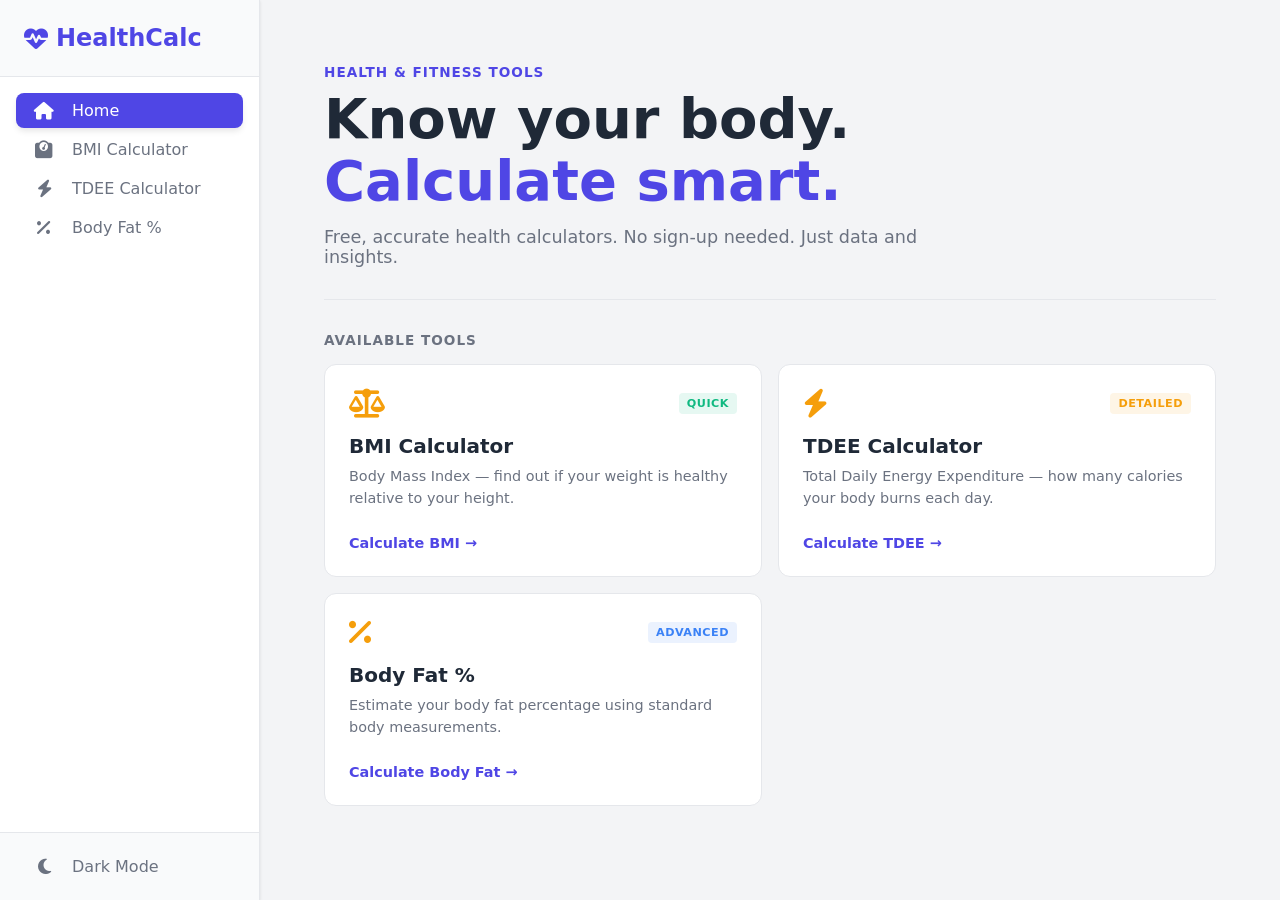
<file: index.html>
<!DOCTYPE html>
<html lang="en">

<head>
    <meta charset="UTF-8">
    <meta name="viewport" content="width=device-width, initial-scale=1.0">
    <meta name="description"
        content="All-in-one health and fitness tools including BMI, TDEE, and Body Fat percentage calculators.">
    <title>Health Care - Calculator</title>

    <link rel="stylesheet" href="https://cdnjs.cloudflare.com/ajax/libs/font-awesome/6.4.0/css/all.min.css">
    <link rel="stylesheet" href="style.css">
</head>

<body>

    <div class="app-container">

        <aside class="sidebar">
            <div class="sidebar-header">
                <i class="fa-solid fa-heart-pulse logo-icon"></i>
                <span class="logo-text">HealthCalc</span>
                <button class="menu-toggle" aria-label="Toggle Menu">
                    <i class="fa-solid fa-bars"></i>
                </button>
            </div>

            <nav class="sidebar-nav" aria-label="Main Navigation">
                <ul class="nav-list">
                    <li class="nav-item active" data-nav="dashboard">
                        <a href="#" aria-current="page">
                            <i class="fa-solid fa-house"></i>
                            <span>Home</span>
                        </a>
                    </li>
                    <li class="nav-item" data-nav="bmi">
                        <a href="#">
                            <i class="fa-solid fa-weight-scale"></i>
                            <span>BMI Calculator</span>
                        </a>
                    </li>
                    <li class="nav-item" data-nav="tdee">
                        <a href="#">
                            <i class="fa-solid fa-bolt"></i>
                            <span>TDEE Calculator</span>
                        </a>
                    </li>
                    <li class="nav-item" data-nav="bodyfat">
                        <a href="#">
                            <i class="fa-solid fa-percentage"></i>
                            <span>Body Fat %</span>
                        </a>
                    </li>
                </ul>
            </nav>


            <div class="sidebar-footer">
                <ul class="nav-list">
                    <li class="nav-item">
                        <a href="#" id="theme-toggle">
                            <i class="fa-solid fa-moon"></i>
                            <span>Dark Mode</span>
                        </a>
                    </li>
                </ul>
            </div>
        </aside>

        <main class="main-content">

            <main class="main-content">

                <div class="mobile-header">
                    <div class="logo-area" style="color: var(--primary-main); font-weight: 700; font-size: 1.25rem;">
                        <i class="fa-solid fa-heart-pulse"></i> HealthCalc
                    </div>
                    <button id="mobile-menu-btn" class="mobile-toggle" aria-label="Open Menu">
                        <i class="fa-solid fa-bars"></i>
                    </button>
                </div>

                <section id="dashboard" class="view-section active">
                    <div class="hero-section">
                        <p class="hero-subtitle">HEALTH & FITNESS TOOLS</p>
                        <h1 class="hero-title">Know your body.<br><span class="highlight">Calculate smart.</span></h1>
                        <p class="hero-desc">Free, accurate health calculators. No sign-up needed. Just data and
                            insights.
                        </p>
                    </div>

                    <div class="tools-section">
                        <p class="section-label">AVAILABLE TOOLS</p>
                        <div class="tools-grid">

                            <div class="tool-card" data-nav="bmi">
                                <div class="card-header">
                                    <i class="fa-solid fa-scale-balanced icon-large"></i>
                                    <span class="badge badge-quick">QUICK</span>
                                </div>
                                <h3>BMI Calculator</h3>
                                <p>Body Mass Index — find out if your weight is healthy relative to your height.</p>
                                <span class="calc-link">Calculate BMI &rarr;</span>
                            </div>

                            <div class="tool-card" data-nav="tdee">
                                <div class="card-header">
                                    <i class="fa-solid fa-bolt icon-large"></i>
                                    <span class="badge badge-detailed">DETAILED</span>
                                </div>
                                <h3>TDEE Calculator</h3>
                                <p>Total Daily Energy Expenditure — how many calories your body burns each day.</p>
                                <span class="calc-link">Calculate TDEE &rarr;</span>
                            </div>

                            <div class="tool-card" data-nav="bodyfat">
                                <div class="card-header">
                                    <i class="fa-solid fa-percentage icon-large"></i>
                                    <span class="badge badge-advanced">ADVANCED</span>
                                </div>
                                <h3>Body Fat %</h3>
                                <p>Estimate your body fat percentage using standard body measurements.</p>
                                <span class="calc-link">Calculate Body Fat &rarr;</span>
                            </div>

                        </div>
                    </div>
                </section>

                <section id="bmi" class="view-section hidden">
                    <div class="header-text">
                        <h1>BMI Calculator</h1>
                        <p>Body Mass Index - Find out if your weight is healthy relative to your height.</p>
                    </div>

                    <div class="calculator-card">
                        <div class="form-grid">
                            <div class="input-group">
                                <label for="bmi-weight">Weight (kg)</label>
                                <input type="number" id="bmi-weight" placeholder="e.g., 70" required>
                            </div>
                            <div class="input-group">
                                <label for="bmi-height">Height (cm)</label>
                                <input type="number" id="bmi-height" placeholder="e.g., 175" required>
                            </div>
                        </div>

                        <button id="calc-bmi-btn" class="primary-btn">Calculate BMI</button>

                        <div id="bmi-result" class="result-box hidden">
                            <div class="result-score">
                                <h4>Your BMI</h4>
                                <span id="bmi-value" class="score-value">--</span>
                            </div>
                            <div class="result-status">
                                <p>Status: <span id="bmi-status" class="status-badge">--</span></p>
                            </div>
                        </div>
                    </div>
                </section>

                <section id="tdee" class="view-section hidden">
                    <div class="header-text">
                        <h1>TDEE Calculator</h1>
                        <p>Total Daily Energy Expenditure - How many calories your body burns each day.</p>
                    </div>
                    <div class="calculator-card">
                        <div class="form-grid">
                            <div class="input-group full-width">
                                <label>Gender</label>
                                <div class="radio-group">
                                    <label><input type="radio" name="tdee-gender" value="male" checked> Male</label>
                                    <label><input type="radio" name="tdee-gender" value="female"> Female</label>
                                </div>
                            </div>

                            <div class="input-group full-width">
                                <label for="tdee-age">Age (15 - 80)</label>
                                <input type="number" id="tdee-age" placeholder="e.g., 25" min="15" max="80" required>
                            </div>
                            <div class="input-group">
                                <label for="tdee-weight">Weight (kg)</label>
                                <input type="number" id="tdee-weight" placeholder="e.g., 70" required>
                            </div>
                            <div class="input-group">
                                <label for="tdee-height">Height (cm)</label>
                                <input type="number" id="tdee-height" placeholder="e.g., 175" required>
                            </div>

                            <div class="input-group full-width">
                                <label for="tdee-activity">Activity Level</label>
                                <select id="tdee-activity">
                                    <option value="1.2">Sedentary (Little to no exercise)</option>
                                    <option value="1.375">Lightly Active (Light exercise 1-3 days/week)</option>
                                    <option value="1.55" selected>Moderately Active (Moderate exercise 3-5 days/week)
                                    </option>
                                    <option value="1.725">Very Active (Hard exercise 6-7 days/week)</option>
                                    <option value="1.9">Extra Active (Physical job or training 2x/day)</option>
                                </select>
                            </div>
                        </div>

                        <button id="calc-tdee-btn" class="primary-btn">Calculate TDEE</button>

                        <div id="tdee-result" class="result-box hidden"
                            style="flex-direction: column; align-items: flex-start; gap: 10px;">
                            <div class="result-score">
                                <h4>Maintenance Calories</h4>
                                <span id="tdee-value" class="score-value">--</span>
                                <span style="font-size:1rem; color:var(--text-secondary)">kcal/day</span>
                            </div>
                            <p style="font-size:0.9rem; color:var(--text-secondary);">This is an estimate of how many
                                calories your body burns every day.</p>
                        </div>
                    </div>

                </section>

                <section id="bodyfat" class="view-section hidden">
                    <div class="header-text">
                        <h1>Body Fat Percentage</h1>
                        <p>Estimate your body fat using the U.S. Navy Method measurements.</p>
                    </div>

                    <div class="calculator-card">
                        <div class="form-grid">
                            <div class="input-group full-width">
                                <label>Gender</label>
                                <div class="radio-group">
                                    <label><input type="radio" name="bf-gender" value="male" checked> Male</label>
                                    <label><input type="radio" name="bf-gender" value="female"> Female</label>
                                </div>
                            </div>

                            <div class="input-group">
                                <label for="bf-height">Height (cm)</label>
                                <input type="number" id="bf-height" placeholder="e.g., 175" required>
                            </div>
                            <div class="input-group">
                                <label for="bf-neck">Neck (cm)</label>
                                <input type="number" id="bf-neck" placeholder="At narrowest point" required>
                            </div>
                            <div class="input-group">
                                <label for="bf-waist">Waist (cm)</label>
                                <input type="number" id="bf-waist" placeholder="At navel" required>
                            </div>

                            <div id="hips-container" class="input-group hidden">
                                <label for="bf-hips">Hips (cm)</label>
                                <input type="number" id="bf-hips" placeholder="At widest point">
                            </div>
                        </div>

                        <button id="calc-bf-btn" class="primary-btn">Calculate Body Fat</button>

                        <div id="bf-result" class="result-box hidden">
                            <div class="result-score">
                                <h4>Body Fat</h4>
                                <span id="bf-value" class="score-value">--</span>
                            </div>
                            <div class="result-status">
                                <p>Status: <span id="bf-category" class="status-badge">--</span></p>
                            </div>
                        </div>

                    </div>
                </section>


            </main>



    </div>

    <script src="script.js"></script>
</body>

</html>
</file>
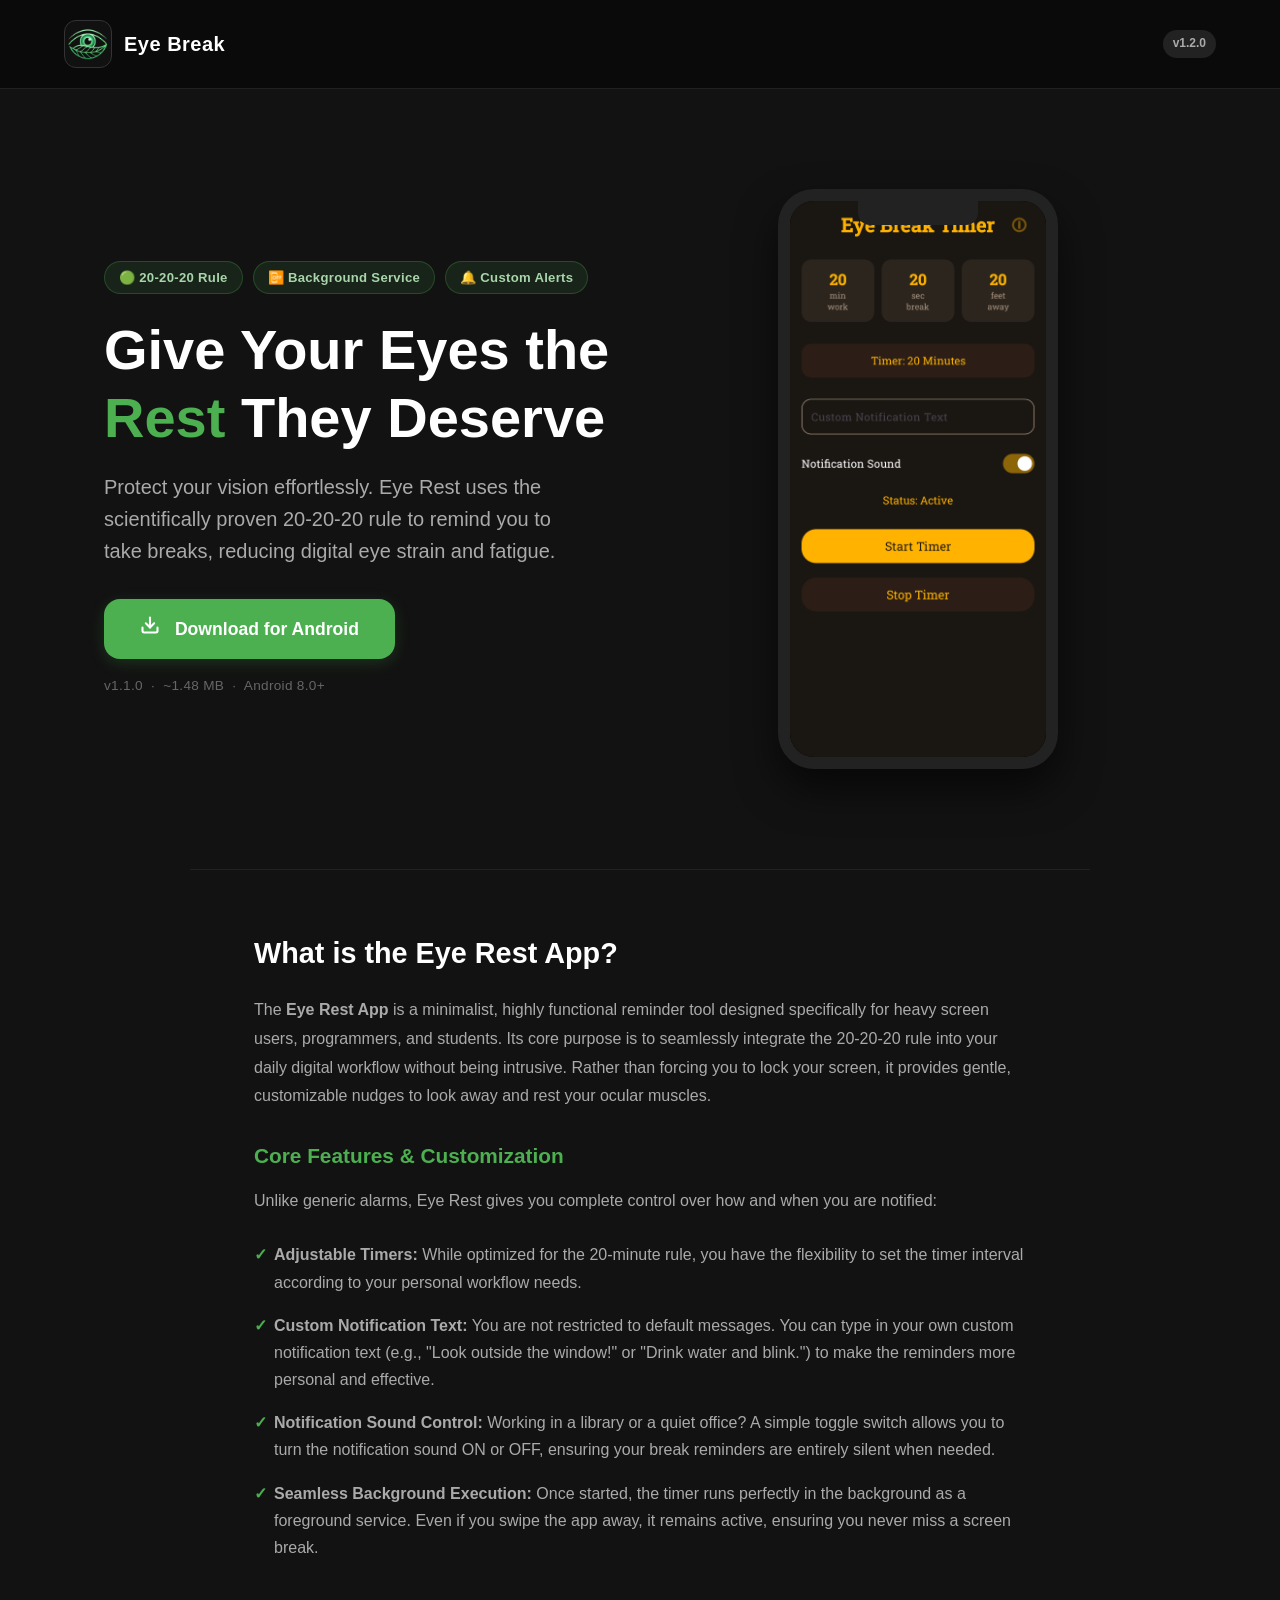
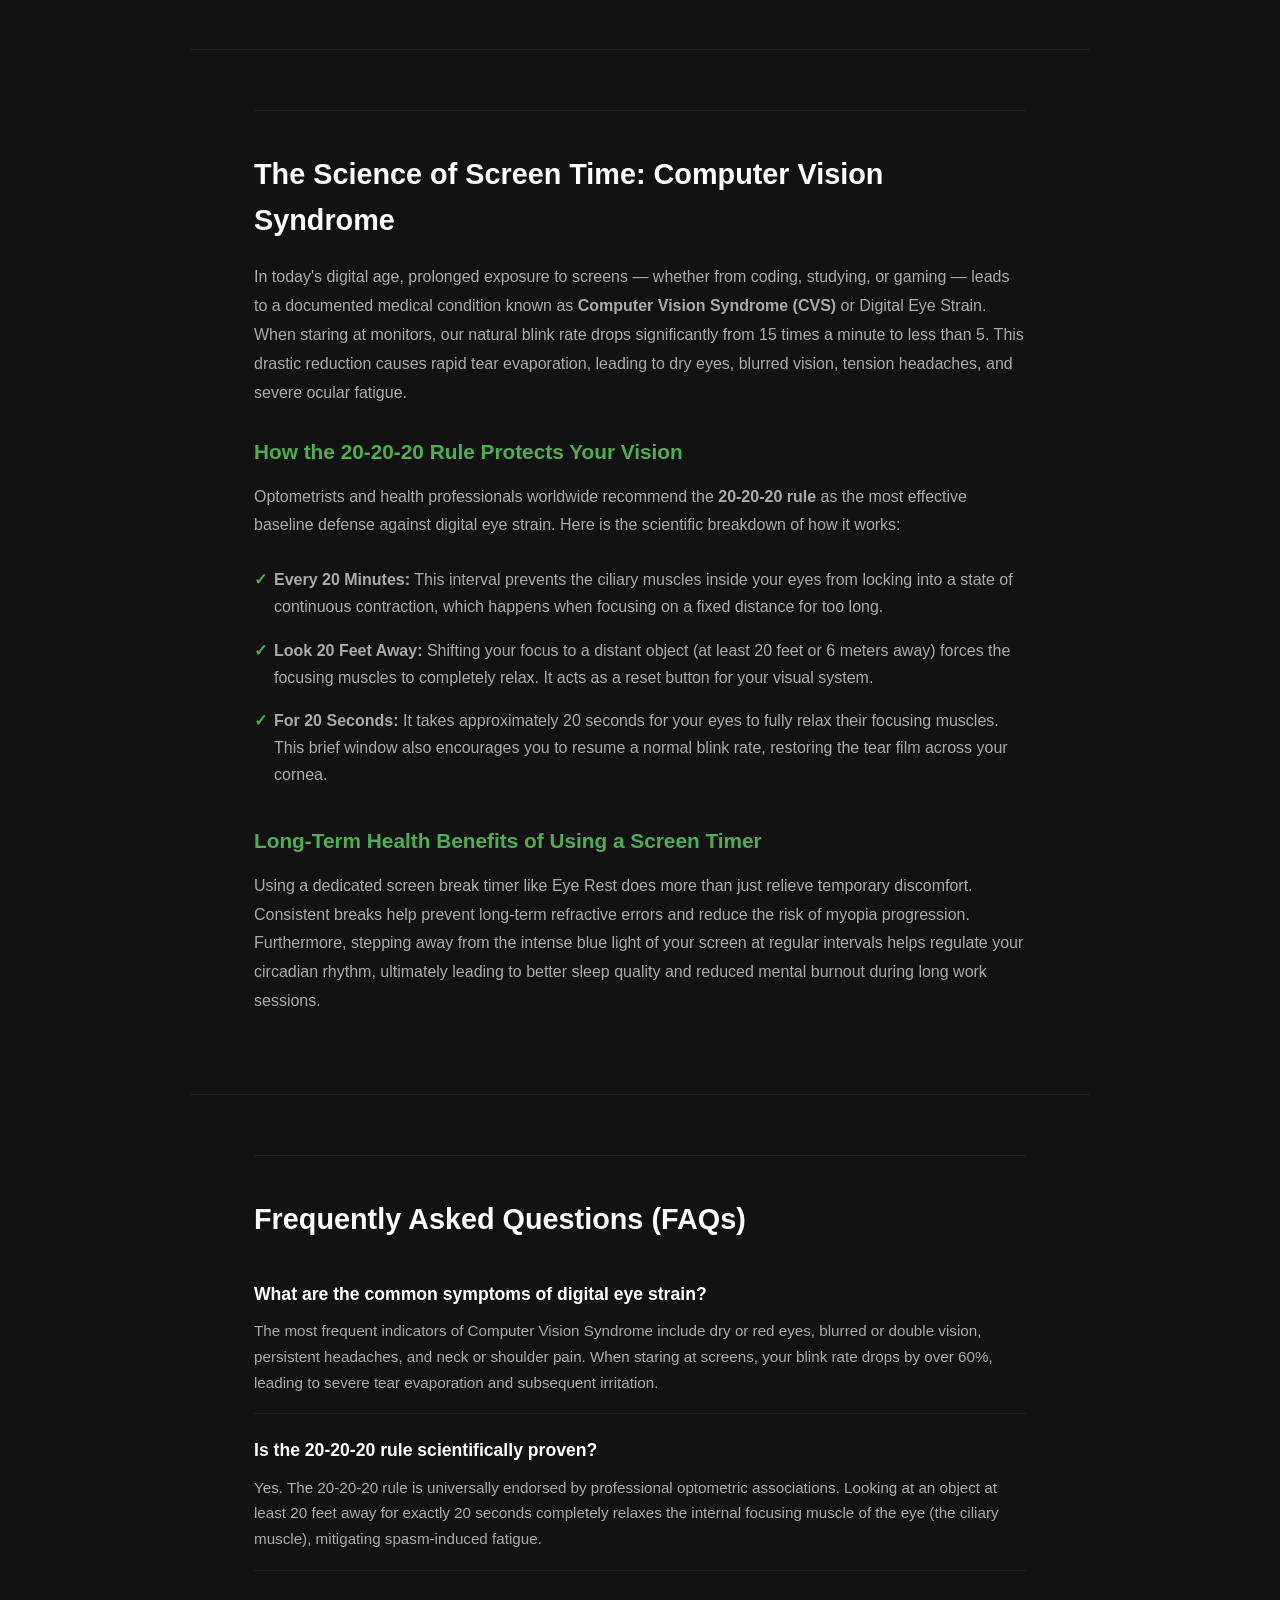
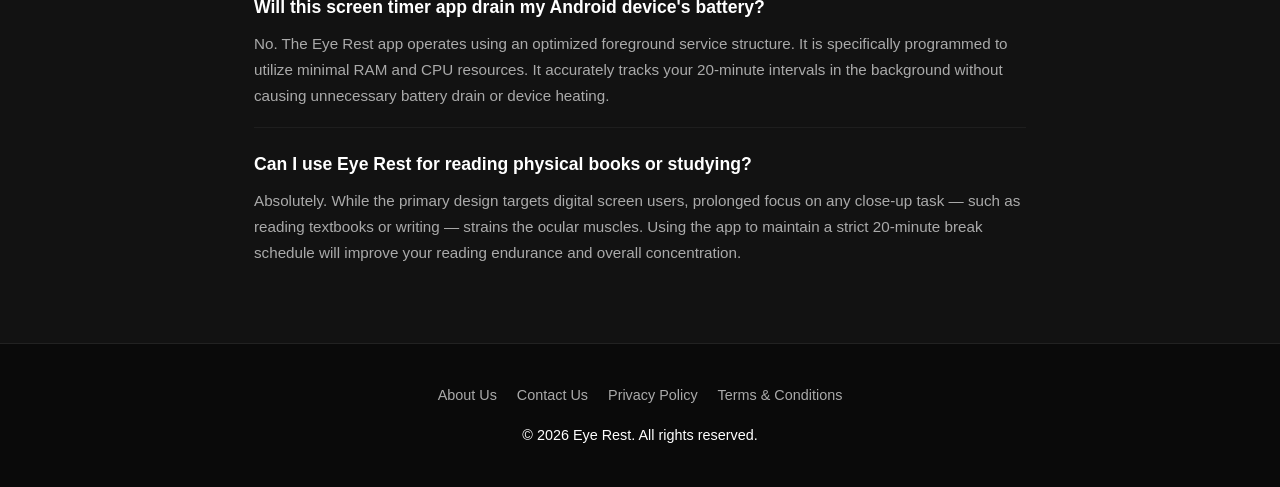
<file: Eye-Break/index.html>
<!DOCTYPE html>
<html lang="en">

<head>
    <meta charset="UTF-8">
    <meta name="viewport" content="width=device-width, initial-scale=1.0">
    <title>Eye Rest - Smart 20-20-20 Rule Screen Timer App</title>

    <!-- Primary Meta Tags -->
    <meta name="title" content="Eye Rest - Smart 20-20-20 Rule Screen Timer App">
    <meta name="description"
        content="Download Eye Rest, a minimal and customizable screen break timer. Protect your eyes from digital strain with personalized notifications and sound controls.">
    <meta name="keywords"
        content="eye rest app, screen break timer, 20-20-20 rule, digital eye strain relief, custom notification timer, eye protection app">
    <meta name="author" content="Tarun">

    <!-- Open Graph / Facebook -->
    <meta property="og:type" content="website">
    <meta property="og:url" content="https://7-tarun.github.io/eyerest/">
    <meta property="og:title" content="Eye Rest - Protect Your Vision">
    <meta property="og:description"
        content="Set custom timers, personalize notification texts, and control sound alerts to take timely screen breaks.">
    <meta property="og:image" content="https://7-tarun.github.io/eyerest/preview-image.jpg">

    <!-- Twitter -->
    <meta property="twitter:card" content="summary_large_image">
    <meta property="twitter:url" content="https://7-tarun.github.io/eyerest/">
    <meta property="twitter:title" content="Eye Rest - Smart Screen Timer">
    <meta property="twitter:description"
        content="Set custom timers, personalize notification texts, and control sound alerts to take timely screen breaks.">
    <meta property="twitter:image" content="https://7-tarun.github.io/eyerest/preview-image.jpg">

    <!-- Stylesheet -->
    <link rel="stylesheet" href="style.css">
</head>

<body>

    <header class="navbar">
        <div class="brand">
            <div class="icon-container">
                <img src="ic_eyebreak_foreground.png-removebg-preview.png" alt="Eye Rest Logo" class="app-icon">
            </div>
            <span class="brand-name">Eye Break</span>
        </div>
        <div class="version-badge">v1.2.0</div>
    </header>

    <main>
        <section class="hero">
            <div class="hero-content">
                <div class="hero-pills">
                    <span class="pill">🟢 20-20-20 Rule</span>
                    <span class="pill">📴 Background Service</span>
                    <span class="pill">🔔 Custom Alerts</span>
                </div>
                <h1>Give Your Eyes the <span class="highlight">Rest</span> They Deserve</h1>
                <p class="tagline">Protect your vision effortlessly. Eye Rest uses the scientifically proven 20-20-20
                    rule to remind you to take breaks, reducing digital eye strain and fatigue.</p>

                <a href="EyeBreak.apk" class="btn-download" download>
                    <svg xmlns="http://www.w3.org/2000/svg" width="20" height="20" viewBox="0 0 24 24" fill="none"
                        stroke="currentColor" stroke-width="2.5" stroke-linecap="round" stroke-linejoin="round"
                        style="margin-right: 10px;">
                        <path d="M21 15v4a2 2 0 0 1-2 2H5a2 2 0 0 1-2-2v-4" />
                        <polyline points="7 10 12 15 17 10" />
                        <line x1="12" y1="15" x2="12" y2="3" />
                    </svg>
                    Download for Android
                </a>

                <p class="metadata">v1.1.0 &nbsp;·&nbsp; ~1.48 MB &nbsp;·&nbsp; Android 8.0+</p>
            </div>

            <div class="hero-visual">
                <div class="smartphone-mockup">
                    <img src="Screenshot_20260731-212452.Eye Break.png" alt="Eye Rest App Interface"
                        class="screenshot-img">
                </div>
            </div>
        </section>


        <!-- App Explanation Content (Part 1) -->
        <section id="seo-content" class="seo-article-content content-block">
            <h2 class="section-heading">What is the Eye Rest App?</h2>
            <p class="section-text">
                The <strong>Eye Rest App</strong> is a minimalist, highly functional reminder tool designed specifically
                for heavy screen users, programmers, and students. Its core purpose is to seamlessly integrate the
                20-20-20 rule into your daily digital workflow without being intrusive. Rather than forcing you to lock
                your screen, it provides gentle, customizable nudges to look away and rest your ocular muscles.
            </p>

            <h3 class="subheading">Core Features & Customization</h3>
            <p class="section-text">Unlike generic alarms, Eye Rest gives you complete control over how and when
                you are notified:</p>

            <ul class="section-list">
                <li><strong>Adjustable Timers:</strong> While optimized for the 20-minute rule, you have the flexibility
                    to set the timer interval according to your personal workflow needs.</li>
                <li><strong>Custom Notification Text:</strong> You are not restricted to default messages. You can type
                    in your own custom notification text (e.g., "Look outside the window!" or "Drink water and blink.")
                    to make the reminders more personal and effective.</li>
                <li><strong>Notification Sound Control:</strong> Working in a library or a quiet office? A simple toggle
                    switch allows you to turn the notification sound ON or OFF, ensuring your break reminders are
                    entirely silent when needed.</li>
                <li><strong>Seamless Background Execution:</strong> Once started, the timer runs perfectly in the
                    background as a foreground service. Even if you swipe the app away, it remains active, ensuring
                    you never miss a screen break.</li>
            </ul>
        </section>

        <!-- Heavy SEO Health Content (Part 2) -->
        <section class="seo-article-content content-block">
            <h2 class="section-heading divider">The Science of Screen Time: Computer Vision Syndrome</h2>
            <p class="section-text">
                In today's digital age, prolonged exposure to screens — whether from coding, studying, or gaming — leads
                to
                a documented medical condition known as <strong>Computer Vision Syndrome (CVS)</strong> or Digital Eye
                Strain. When staring at monitors, our natural blink rate drops significantly from 15 times a minute to
                less than 5. This drastic reduction causes rapid tear evaporation, leading to dry eyes, blurred vision,
                tension headaches, and severe ocular fatigue.
            </p>

            <h3 class="subheading">How the 20-20-20 Rule Protects Your Vision</h3>
            <p class="section-text">
                Optometrists and health professionals worldwide recommend the <strong>20-20-20 rule</strong> as the most
                effective baseline defense against digital eye strain. Here is the scientific breakdown of how it works:
            </p>

            <ul class="section-list">
                <li><strong>Every 20 Minutes:</strong> This interval prevents the ciliary muscles inside your eyes from
                    locking into a state of continuous contraction, which happens when focusing on a fixed distance for
                    too long.</li>
                <li><strong>Look 20 Feet Away:</strong> Shifting your focus to a distant object (at least 20 feet or
                    6 meters away) forces the focusing muscles to completely relax. It acts as a reset button for your
                    visual system.</li>
                <li><strong>For 20 Seconds:</strong> It takes approximately 20 seconds for your eyes to fully relax
                    their focusing muscles. This brief window also encourages you to resume a normal blink rate,
                    restoring the tear film across your cornea.</li>
            </ul>

            <h3 class="subheading">Long-Term Health Benefits of Using a Screen Timer</h3>
            <p class="section-text">
                Using a dedicated screen break timer like Eye Rest does more than just relieve temporary discomfort.
                Consistent breaks help prevent long-term refractive errors and reduce the risk of myopia progression.
                Furthermore, stepping away from the intense blue light of your screen at regular intervals helps
                regulate your circadian rhythm, ultimately leading to better sleep quality and reduced mental burnout
                during long work sessions.
            </p>
        </section>

        <!-- FAQ Section (Part 3 - Word Count Booster) -->
        <section class="seo-article-content content-block">
            <h2 class="section-heading divider">Frequently Asked Questions (FAQs)</h2>

            <div class="faq-item">
                <h3 class="faq-question">What are the common symptoms of digital eye strain?</h3>
                <p class="faq-answer">The most frequent indicators of Computer Vision Syndrome include dry or red eyes,
                    blurred or double vision, persistent headaches, and neck or shoulder pain. When staring at screens,
                    your blink rate drops by over 60%, leading to severe tear evaporation and subsequent irritation.</p>
            </div>

            <div class="faq-item">
                <h3 class="faq-question">Is the 20-20-20 rule scientifically proven?</h3>
                <p class="faq-answer">Yes. The 20-20-20 rule is universally endorsed by professional optometric
                    associations. Looking at an object at least 20 feet away for exactly 20 seconds completely relaxes
                    the internal focusing muscle of the eye (the ciliary muscle), mitigating spasm-induced fatigue.</p>
            </div>

            <div class="faq-item">
                <h3 class="faq-question">Will this screen timer app drain my Android device's battery?</h3>
                <p class="faq-answer">No. The Eye Rest app operates using an optimized foreground service structure.
                    It is specifically programmed to utilize minimal RAM and CPU resources. It accurately tracks your
                    20-minute intervals in the background without causing unnecessary battery drain or device heating.
                </p>
            </div>

            <div class="faq-item">
                <h3 class="faq-question">Can I use Eye Rest for reading physical books or studying?</h3>
                <p class="faq-answer">Absolutely. While the primary design targets digital screen users, prolonged
                    focus on any close-up task — such as reading textbooks or writing — strains the ocular muscles.
                    Using the app to maintain a strict 20-minute break schedule will improve your reading endurance
                    and overall concentration.</p>
            </div>
        </section>


    </main>

    <footer class="site-footer">
        <div class="footer-links">
            <a href="about-us.html">About Us</a>
            <a href="contact-us.html">Contact Us</a>
            <a href="privacy-policy.html">Privacy Policy</a>
            <a href="terms-conditions.html">Terms & Conditions</a>
        </div>
        <p style="font-size: 0.9rem;">&copy; 2026 Eye Rest. All rights reserved.</p>
    </footer>


</body>

</html>
</file>
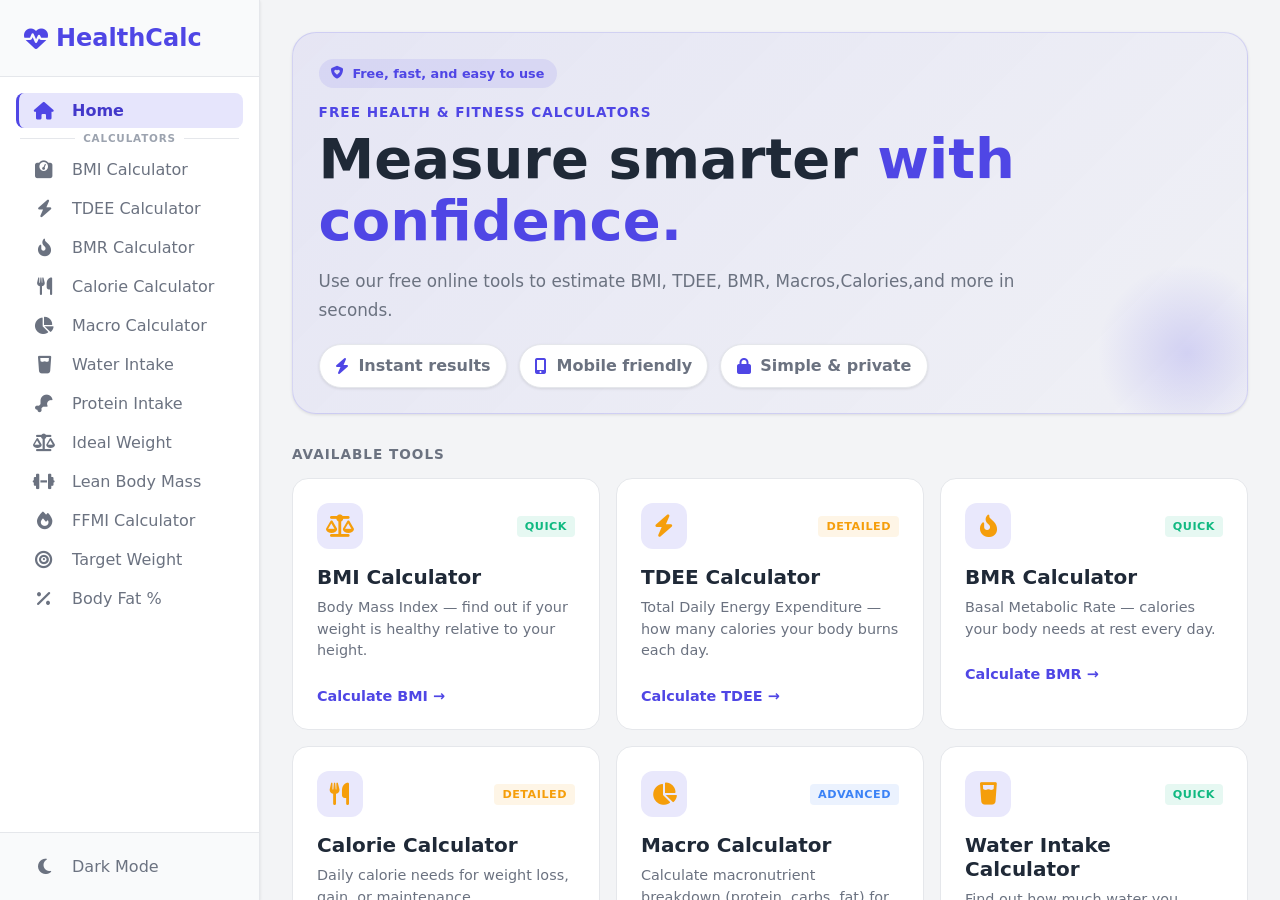
<file: Health-Calculators/index.html>
<!DOCTYPE html>
<html lang="en">

<head>
    <meta charset="UTF-8">
    <meta name="viewport" content="width=device-width, initial-scale=1.0">
    <link rel="manifest" href="./manifest.json">

    <title>Free Health Calculators for BMI, TDEE, BMR, Calories & More | HealthCalc</title>

    <script async src="https://pagead2.googlesyndication.com/pagead/js/adsbygoogle.js?client=ca-pub-7743006192348662"
        crossorigin="anonymous"></script>
    <meta name="title" content="Free Health Calculators for BMI, TDEE, BMR, Calories & More | HealthCalc">
    <meta name="description"
        content="Use HealthCalc to calculate BMI, TDEE, BMR, daily calories, macros, water intake, protein needs, ideal weight, target weight, body fat percentage, lean body mass, and FFMI with fast, free tools.">
    <meta name="keywords"
        content="BMI calculator, TDEE calculator, BMR calculator, calorie calculator, macro calculator, body fat calculator, ideal weight calculator, target weight calculator, protein calculator, water intake calculator, lean body mass calculator, FFMI calculator">
    <meta name="author" content="Tarun">
    <meta name="robots" content="index, follow">
    <link rel="canonical" href="https://7-tarun.github.io/Vibe-Coding/Health-Calculators/">

    <meta property="og:type" content="website">
    <meta property="og:url" content="https://7-tarun.github.io/Vibe-Coding/Health-Calculators/">
    <meta property="og:title" content="Free Health Calculators for BMI, TDEE, BMR, Calories & More | HealthCalc">
    <meta property="og:description"
        content="Calculate BMI, TDEE, BMR, calories, macros, and body metrics with free online health tools built for daily planning.">
    <meta property="og:image" content="https://7-tarun.github.io/Vibe-Coding/Health-Calculators/preview-image.jpg">

    <meta property="twitter:card" content="summary_large_image">
    <meta property="twitter:url" content="https://7-tarun.github.io/Vibe-Coding/Health-Calculators/">
    <meta property="twitter:title" content="Free Health Calculators for BMI, TDEE, BMR, Calories & More | HealthCalc">
    <meta property="twitter:description"
        content="Calculate BMI, TDEE, BMR, calories, macros, and body metrics with free online health tools built for daily planning.">
    <meta property="twitter:image" content="https://7-tarun.github.io/Vibe-Coding/Health-Calculators/preview-image.jpg">

    <meta name="google-site-verification" content="sG0FpgqtVcBFbpWV60vbD52rL6fxdbGvli9w5bPqiX0" />
    <link rel="stylesheet" href="https://cdnjs.cloudflare.com/ajax/libs/font-awesome/6.5.1/css/all.min.css">
    <link rel="stylesheet" href="style.css">
</head>

<body>

    <div class="app-container">

        <aside class="sidebar">
            <div class="sidebar-header">
                <i class="fa-solid fa-heart-pulse logo-icon"></i>
                <span class="logo-text">HealthCalc</span>
                <button class="menu-toggle" aria-label="Toggle Menu">
                    <i class="fa-solid fa-bars"></i>
                </button>
            </div>

            <nav class="sidebar-nav" aria-label="Main Navigation">
                <ul class="nav-list nav-list-home">
                    <li class="nav-item nav-home active" data-nav="dashboard">
                        <a href="#" aria-current="page">
                            <i class="fa-solid fa-house"></i>
                            <span>Home</span>
                        </a>
                    </li>
                </ul>

                <div class="nav-section-divider" aria-hidden="true">
                    <span>Calculators</span>
                </div>

                <ul class="nav-list nav-list-tools">
                    <li class="nav-item" data-nav="bmi">
                        <a href="#">
                            <i class="fa-solid fa-weight-scale"></i>
                            <span>BMI Calculator</span>
                        </a>
                    </li>
                    <li class="nav-item" data-nav="tdee">
                        <a href="#">
                            <i class="fa-solid fa-bolt"></i>
                            <span>TDEE Calculator</span>
                        </a>
                    </li>
                    <li class="nav-item" data-nav="bmr">
                        <a href="#">
                            <i class="fa-solid fa-fire-flame-curved"></i>
                            <span>BMR Calculator</span>
                        </a>
                    </li>
                    <li class="nav-item" data-nav="calorie">
                        <a href="#">
                            <i class="fa-solid fa-utensils"></i>
                            <span>Calorie Calculator</span>
                        </a>
                    </li>
                    <li class="nav-item" data-nav="macro">
                        <a href="#">
                            <i class="fa-solid fa-chart-pie"></i>
                            <span>Macro Calculator</span>
                        </a>
                    </li>
                    <li class="nav-item" data-nav="water">
                        <a href="#">
                            <i class="fa-solid fa-glass-water"></i>
                            <span>Water Intake</span>
                        </a>
                    </li>
                    <li class="nav-item" data-nav="protein">
                        <a href="#">
                            <i class="fa-solid fa-drumstick-bite"></i>
                            <span>Protein Intake</span>
                        </a>
                    </li>
                    <li class="nav-item" data-nav="ideal-weight">
                        <a href="#">
                            <i class="fa-solid fa-scale-balanced"></i>
                            <span>Ideal Weight</span>
                        </a>
                    </li>
                    <li class="nav-item" data-nav="lbm">
                        <a href="#">
                            <i class="fa-solid fa-dumbbell"></i>
                            <span>Lean Body Mass</span>
                        </a>
                    </li>
                    <li class="nav-item" data-nav="ffmi">
                        <a href="#">
                            <i class="fa-solid fa-fire"></i>
                            <span>FFMI Calculator</span>
                        </a>
                    </li>
                    <li class="nav-item" data-nav="target-weight">
                        <a href="#">
                            <i class="fa-solid fa-bullseye"></i>
                            <span>Target Weight</span>
                        </a>
                    </li>
                    <li class="nav-item" data-nav="bodyfat">
                        <a href="#">
                            <i class="fa-solid fa-percentage"></i>
                            <span>Body Fat %</span>
                        </a>
                    </li>
                </ul>
            </nav>


            <div class="sidebar-footer">
                <ul class="nav-list">
                    <li class="nav-item">
                        <a href="#" id="theme-toggle">
                            <i class="fa-solid fa-moon"></i>
                            <span>Dark Mode</span>
                        </a>
                    </li>
                </ul>
                <button id="installAppBtn">
                    <i class="fa-solid fa-download"></i> Install App
                </button>
            </div>
        </aside>

        <main class="main-content">

            <div class="mobile-header">
                <div class="logo-area" style="color: var(--primary-main); font-weight: 700; font-size: 1.25rem;">
                    <i class="fa-solid fa-heart-pulse"></i> HealthCalc
                </div>
                <button id="mobile-menu-btn" class="mobile-toggle" aria-label="Open Menu">
                    <i class="fa-solid fa-bars"></i>
                </button>
            </div>

            <section id="dashboard" class="view-section active">
                <div class="hero-section">
                    <div class="hero-badge">
                        <i class="fa-solid fa-shield-heart"></i>
                        <span>Free, fast, and easy to use</span>
                    </div>
                    <p class="hero-subtitle">FREE HEALTH & FITNESS CALCULATORS</p>
                    <h1 class="hero-title">Measure smarter <span class="highlight">with confidence.</span></h1>
                    <p class="hero-desc hero-desc-desktop">Use our free online tools to estimate BMI, TDEE, BMR, Macros,Calories,and more in seconds.</p>
                    <p class="hero-desc hero-desc-mobile">All your fitness calculators in one place—fast, free, and accurate.</p>
                    <div class="hero-highlights">
                        <div class="highlight-card">
                            <i class="fa-solid fa-bolt"></i>
                            <span>Instant results</span>
                        </div>
                        <div class="highlight-card">
                            <i class="fa-solid fa-mobile-screen-button"></i>
                            <span>Mobile friendly</span>
                        </div>
                        <div class="highlight-card">
                            <i class="fa-solid fa-lock"></i>
                            <span>Simple & private</span>
                        </div>
                    </div>
                </div>

                <div class="tools-section">
                    <p class="section-label">AVAILABLE TOOLS</p>
                    <div class="tools-grid">

                        <div class="tool-card" data-nav="bmi">
                            <div class="card-header">
                                <i class="fa-solid fa-scale-balanced icon-large"></i>
                                <span class="badge badge-quick">QUICK</span>
                            </div>
                            <h3>BMI Calculator</h3>
                            <p>Body Mass Index — find out if your weight is healthy relative to your height.</p>
                            <span class="calc-link">Calculate BMI &rarr;</span>
                        </div>

                        <div class="tool-card" data-nav="tdee">
                            <div class="card-header">
                                <i class="fa-solid fa-bolt icon-large"></i>
                                <span class="badge badge-detailed">DETAILED</span>
                            </div>
                            <h3>TDEE Calculator</h3>
                            <p>Total Daily Energy Expenditure — how many calories your body burns each day.</p>
                            <span class="calc-link">Calculate TDEE &rarr;</span>
                        </div>

                        <div class="tool-card" data-nav="bmr">
                            <div class="card-header">
                                <i class="fa-solid fa-fire-flame-curved icon-large"></i>
                                <span class="badge badge-quick">QUICK</span>
                            </div>
                            <h3>BMR Calculator</h3>
                            <p>Basal Metabolic Rate — calories your body needs at rest every day.</p>
                            <span class="calc-link">Calculate BMR &rarr;</span>
                        </div>

                        <div class="tool-card" data-nav="calorie">
                            <div class="card-header">
                                <i class="fa-solid fa-utensils icon-large"></i>
                                <span class="badge badge-detailed">DETAILED</span>
                            </div>
                            <h3>Calorie Calculator</h3>
                            <p>Daily calorie needs for weight loss, gain, or maintenance.</p>
                            <span class="calc-link">Calculate Calories &rarr;</span>
                        </div>

                        <div class="tool-card" data-nav="macro">
                            <div class="card-header">
                                <i class="fa-solid fa-chart-pie icon-large"></i>
                                <span class="badge badge-advanced">ADVANCED</span>
                            </div>
                            <h3>Macro Calculator</h3>
                            <p>Calculate macronutrient breakdown (protein, carbs, fat) for your goals.</p>
                            <span class="calc-link">Calculate Macros &rarr;</span>
                        </div>

                        <div class="tool-card" data-nav="water">
                            <div class="card-header">
                                <i class="fa-solid fa-glass-water icon-large"></i>
                                <span class="badge badge-quick">QUICK</span>
                            </div>
                            <h3>Water Intake Calculator</h3>
                            <p>Find out how much water you should drink daily based on your weight.</p>
                            <span class="calc-link">Calculate Water Intake &rarr;</span>
                        </div>

                        <div class="tool-card" data-nav="protein">
                            <div class="card-header">
                                <i class="fa-solid fa-drumstick-bite icon-large"></i>
                                <span class="badge badge-quick">QUICK</span>
                            </div>
                            <h3>Protein Intake Calculator</h3>
                            <p>Calculate your daily protein needs based on weight and activity level.</p>
                            <span class="calc-link">Calculate Protein Intake &rarr;</span>
                        </div>

                        <div class="tool-card" data-nav="ideal-weight">
                            <div class="card-header">
                                <i class="fa-solid fa-scale-balanced icon-large"></i>
                                <span class="badge badge-detailed">DETAILED</span>
                            </div>
                            <h3>Ideal Weight Calculator</h3>
                            <p>Find your ideal weight range based on your height and gender.</p>
                            <span class="calc-link">Calculate Ideal Weight &rarr;</span>
                        </div>

                        <div class="tool-card" data-nav="lbm">
                            <div class="card-header">
                                <i class="fa-solid fa-dumbbell icon-large"></i>
                                <span class="badge badge-detailed">DETAILED</span>
                            </div>
                            <h3>Lean Body Mass</h3>
                            <p>Estimate the portion of your body weight that is not fat.</p>
                            <span class="calc-link">Calculate LBM &rarr;</span>
                        </div>

                        <div class="tool-card" data-nav="ffmi">
                            <div class="card-header">
                                <i class="fa-solid fa-fire icon-large"></i>
                                <span class="badge badge-advanced">ADVANCED</span>
                            </div>
                            <h3>FFMI Calculator</h3>
                            <p>Measure your fat-free mass index to compare lean mass relative to height.</p>
                            <span class="calc-link">Calculate FFMI &rarr;</span>
                        </div>

                        <div class="tool-card" data-nav="target-weight">
                            <div class="card-header">
                                <i class="fa-solid fa-bullseye icon-large"></i>
                                <span class="badge badge-detailed">DETAILED</span>
                            </div>
                            <h3>Target Weight</h3>
                            <p>Find a healthy weight target based on your height and preferred BMI.</p>
                            <span class="calc-link">Calculate Target Weight &rarr;</span>
                        </div>

                        <div class="tool-card" data-nav="bodyfat">
                            <div class="card-header">
                                <i class="fa-solid fa-percentage icon-large"></i>
                                <span class="badge badge-advanced">ADVANCED</span>
                            </div>
                            <h3>Body Fat %</h3>
                            <p>Estimate your body fat percentage using standard body measurements.</p>
                            <span class="calc-link">Calculate Body Fat &rarr;</span>
                        </div>

                    </div>
                </div>
            </section>
            <section id="calorie" class="view-section hidden">
                <div class="header-text">
                    <h1>Calorie Calculator</h1>
                    <p>Calculate your daily calorie needs for weight loss, gain, or maintenance.</p>
                </div>

                <div class="calculator-card">
                    <div class="form-grid">
                        <div class="input-group full-width">
                            <label>Gender</label>
                            <div class="radio-group">
                                <label><input type="radio" name="calorie-gender" value="male" checked> Male</label>
                                <label><input type="radio" name="calorie-gender" value="female"> Female</label>
                            </div>
                        </div>

                        <div class="input-group full-width">
                            <label for="calorie-age">Age (years)</label>
                            <input type="number" id="calorie-age" placeholder="e.g., 28" min="10" max="120" required>
                        </div>
                        <div class="input-group">
                            <label for="calorie-weight">Weight (kg)</label>
                            <input type="number" id="calorie-weight" placeholder="e.g., 70" min="20" max="500" required>
                        </div>
                        <div class="input-group">
                            <label for="calorie-height">Height (cm)</label>
                            <input type="number" id="calorie-height" placeholder="e.g., 175" min="50" max="250" required>
                        </div>

                        <div class="input-group full-width">
                            <label for="calorie-activity">Activity Level</label>
                            <select id="calorie-activity">
                                <option value="1.2">Sedentary (Little to no exercise)</option>
                                <option value="1.375">Lightly Active (Light exercise 1-3 days/week)</option>
                                <option value="1.55" selected>Moderately Active (Moderate exercise 3-5 days/week)
                                </option>
                                <option value="1.725">Very Active (Hard exercise 6-7 days/week)</option>
                                <option value="1.9">Extra Active (Physical job or training 2x/day)</option>
                            </select>
                        </div>

                        <div class="input-group full-width">
                            <label for="calorie-goal">Goal</label>
                            <select id="calorie-goal">
                                <option value="maintain" selected>Maintain Weight</option>
                                <option value="lose">Lose Weight (1 lb/week)</option>
                                <option value="lose-fast">Lose Weight Fast (2 lbs/week)</option>
                                <option value="gain">Gain Weight (1 lb/week)</option>
                                <option value="gain-fast">Gain Weight Fast (2 lbs/week)</option>
                            </select>
                        </div>
                    </div>

                    <button id="calc-calorie-btn" class="primary-btn">Calculate Calories</button>

                    <div id="calorie-result" class="result-box hidden"
                        style="flex-direction: column; align-items: flex-start; gap: 10px;">
                        <div class="result-score">
                            <h4>Daily Calories</h4>
                            <span id="calorie-value" class="score-value">--</span>
                            <span style="font-size:1rem; color:var(--text-secondary)">kcal/day</span>
                        </div>
                        <p id="calorie-note" style="font-size:0.9rem; color:var(--text-secondary);">This is your
                            estimated daily calorie intake for your goal.</p>
                    </div>
                </div>

                <div class="seo-content">
                    <div class="calculator-card info-card">
                        <h3>How Calorie Needs Are Calculated</h3>
                        <p>To estimate your daily calorie target, this tool first calculates your Basal Metabolic Rate
                            (BMR) using the Mifflin-St Jeor equation, then multiplies by your activity level, and
                            finally adjusts for your goal.</p>
                        <div class="formula-box">
                            <strong>Mifflin-St Jeor Formula</strong><br>
                            <span>Male: BMR = 10 × weight(kg) + 6.25 × height(cm) − 5 × age + 5</span><br>
                            <span>Female: BMR = 10 × weight(kg) + 6.25 × height(cm) − 5 × age − 161</span><br>
                            <span>TDEE = BMR × Activity Multiplier</span>
                        </div>
                    </div>
                    <div class="calculator-card info-card">
                        <h3>Calorie Adjustment Table</h3>
                        <div class="table-responsive">
                            <table class="seo-table">
                                <thead>
                                    <tr>
                                        <th>Goal</th>
                                        <th>Adjustment</th>
                                        <th>Result</th>
                                    </tr>
                                </thead>
                                <tbody>
                                    <tr>
                                        <td>Maintain</td>
                                        <td>0 kcal</td>
                                        <td>Daily calories = TDEE</td>
                                    </tr>
                                    <tr>
                                        <td>Lose Weight</td>
                                        <td>−300 kcal</td>
                                        <td>Moderate deficit for gradual weight loss</td>
                                    </tr>
                                    <tr>
                                        <td>Lose Fast</td>
                                        <td>−500 kcal</td>
                                        <td>More aggressive deficit for faster results</td>
                                    </tr>
                                    <tr>
                                        <td>Gain Weight</td>
                                        <td>+300 kcal</td>
                                        <td>Moderate surplus to support muscle gain</td>
                                    </tr>
                                    <tr>
                                        <td>Gain Fast</td>
                                        <td>+500 kcal</td>
                                        <td>Stronger surplus for faster gains</td>
                                    </tr>
                                </tbody>
                            </table>
                        </div>
                    </div>
                    <div class="calculator-card info-card">
                        <h3>Frequently Asked Questions</h3>
                        <div class="faq-item">
                            <h4>1. Can I use this calorie calculator for weight loss?</h4>
                            <p>Yes. Choose a weight loss goal from the calculator to reduce daily calories by a safe
                                amount, typically 300-500 calories below maintenance.</p>
                        </div>
                        <div class="faq-item">
                            <h4>2. Is this calculator suitable for men and women?</h4>
                            <p>This calculator adjusts BMR based on gender and then applies your activity level. It
                                works for both men and women, but always use it as an estimate and consult a
                                professional for personalized advice.</p>
                        </div>
                        <div class="faq-item">
                            <h4>3. Should I recalculate my calorie target regularly?</h4>
                            <p>Yes. Recalculate whenever your weight changes significantly or if your daily activity
                                level changes. That ensures your calorie target stays aligned with your current needs.
                            </p>
                        </div>
                    </div>
                </div>
            </section>
            <section id="bmi" class="view-section hidden">
                <div class="header-text">
                    <h1>BMI Calculator</h1>
                    <p>Body Mass Index - Find out if your weight is healthy relative to your height.</p>
                </div>

                <div class="calculator-card">
                    <div class="form-grid">
                        <div class="input-group">
                            <label for="bmi-weight">Weight (kg)</label>
                            <input type="number" id="bmi-weight" placeholder="e.g., 70" min="20" max="500" required>
                        </div>
                        <div class="input-group">
                            <label for="bmi-height">Height (cm)</label>
                            <input type="number" id="bmi-height" placeholder="e.g., 175" min="50" max="250" required>
                        </div>
                    </div>

                    <button id="calc-bmi-btn" class="primary-btn">Calculate BMI</button>

                    <div id="bmi-result" class="result-box hidden">
                        <div class="result-score">
                            <h4>Your BMI</h4>
                            <span id="bmi-value" class="score-value">--</span>
                        </div>
                        <div class="result-status">
                            <p>Status: <span id="bmi-status" class="status-badge">--</span></p>
                        </div>
                    </div>
                </div>

                <div class="seo-content">

                    <div class="calculator-card info-card">
                        <h3>What is BMI & How is it Calculated?</h3>
                        <p>Body Mass Index (BMI) is a health screening test which uses height and weight measurements of
                            an individual in order to determine the total body fat percentage. The BMI is obtained by
                            dividing the weight in kilograms with the square of the height in meters (\(kg/m^2\)), which
                            then classifies people according to different weight categories.
                        </p>
                        <div class="formula-box">
                            <strong>The Metric Formula:</strong><br>
                            <span>BMI = Weight (kg) / (Height (m) &times; Height (m))</span>
                        </div>
                        <p><em>Example:</em> If you weight 70 kg and are 175 cm (1.75 m) tall, your BMI is calculated as
                            70 / (1.75 &times; 1.75) = 22.86.</p>
                    </div>

                    <div class="calculator-card info-card">
                        <h3>Standard BMI Categories</h3>
                        <p>The World Health Organization (WHO) classifies BMI ranges as follows:</p>
                        <div class="table-responsive">
                            <table class="seo-table">
                                <thead>
                                    <tr>
                                        <th>Category</th>
                                        <th>BMI Range</th>
                                    </tr>
                                </thead>
                                <tbody>
                                    <tr>
                                        <td>Underweight</td>
                                        <td>Less than 18.5</td>
                                    </tr>
                                    <tr>
                                        <td>Normal weight</td>
                                        <td>18.5 - 24.9</td>
                                    </tr>
                                    <tr>
                                        <td>Overweight</td>
                                        <td>25.0 - 29.9</td>
                                    </tr>
                                    <tr>
                                        <td>Obesity (Class I)</td>
                                        <td>30.0 - 34.9</td>
                                    </tr>
                                    <tr>
                                        <td>Obesity (Class II & III)</td>
                                        <td>35.0 and above</td>
                                    </tr>
                                </tbody>
                            </table>
                        </div>
                    </div>

                    <div class="calculator-card info-card">
                        <h3>Frequently Asked Questions</h3>

                        <div class="faq-item">
                            <h4>1. Is BMI completely accurate for everyone?</h4>
                            <p>While BMI is a useful general indicator, it has limitations. It does not distinguish
                                between muscle and fat mass. For example, athletes or bodybuilders may have a high BMI
                                due to heavy muscle mass, not excess body fat.</p>
                        </div>

                        <div class="faq-item">
                            <h4>2. Does age or gender affect BMI calculations?</h4>
                            <p>The standard adult BMI formula applies equally to men and women over the age of 20.
                                However, for children and teenagers, BMI is interpreted differently using age- and
                                gender-specific percentiles.</p>
                        </div>

                        <div class="faq-item">
                            <h4>3. What is a healthy BMI for older adults?</h4>
                            <p>For adults over 65, a slightly higher BMI (between 25 and 27) might be healthier and is
                                sometimes associated with a lower risk of mortality and better protection against bone
                                thinning.</p>
                        </div>

                        <div class="faq-item">
                            <h4>4. How can I lower my BMI safely?</h4>
                            <p>Lowering your BMI requires a consistent calorie deficit. This is best achieved through a
                                combination of a balanced, whole-food diet, regular cardiovascular exercise, and
                                strength training. Always consult a healthcare provider before making drastic changes.
                            </p>
                        </div>

                        <div class="faq-item">
                            <h4>5. Are BMI and Body Fat Percentage the same thing?</h4>
                            <p>No. BMI is just a ratio of your height to your weight. It guesses your health status.
                                Body Fat Percentage calculates the exact amount of fat tissue on your body, making it a
                                much more accurate metric for true fitness.</p>
                        </div>
                    </div>


                </div>
            </section>
            <section id="macro" class="view-section hidden">
                <div class="header-text">
                    <h1>Macro Calculator</h1>
                    <p>Calculate your daily macronutrient needs (protein, carbs, fat) based on your calorie intake.</p>
                </div>

                <div class="calculator-card">
                    <div class="form-grid">
                        <div class="input-group full-width">
                            <label for="macro-calories">Daily Calories</label>
                            <input type="number" id="macro-calories" placeholder="e.g., 2500" min="500" max="10000" required>
                        </div>

                        <div class="input-group full-width">
                            <label for="macro-goal">Goal/Preset</label>
                            <select id="macro-goal">
                                <option value="balanced" selected>Balanced (40% Carbs, 30% Protein, 30% Fat)</option>
                                <option value="high-protein">High Protein (30% Carbs, 40% Protein, 30% Fat)</option>
                                <option value="low-carb">Low Carb (20% Carbs, 40% Protein, 40% Fat)</option>
                                <option value="keto">Keto (10% Carbs, 20% Protein, 70% Fat)</option>
                                <option value="cutting">Cutting (50% Carbs, 30% Protein, 20% Fat)</option>
                                <option value="bulking">Bulking (60% Carbs, 25% Protein, 15% Fat)</option>
                            </select>
                        </div>
                    </div>

                    <button id="calc-macro-btn" class="primary-btn">Calculate Macros</button>

                    <div id="macro-result" class="result-box hidden"
                        style="flex-direction: column; align-items: flex-start; gap: 15px;">
                        <div class="macro-breakdown">
                            <div class="macro-item">
                                <span class="macro-label">Protein:</span>
                                <span id="protein-grams" class="macro-value">--g</span>
                                <span id="protein-calories" class="macro-cal">-- kcal</span>
                            </div>
                            <div class="macro-item">
                                <span class="macro-label">Carbs:</span>
                                <span id="carbs-grams" class="macro-value">--g</span>
                                <span id="carbs-calories" class="macro-cal">-- kcal</span>
                            </div>
                            <div class="macro-item">
                                <span class="macro-label">Fat:</span>
                                <span id="fat-grams" class="macro-value">--g</span>
                                <span id="fat-calories" class="macro-cal">-- kcal</span>
                            </div>
                        </div>
                    </div>
                </div>

                <div class="seo-content">
                    <div class="calculator-card info-card">
                        <h3>What Are Macronutrients?</h3>
                        <p>Macronutrients are the three main nutrients your body needs in large amounts: protein,
                            carbohydrates, and fat. Each plays a unique role in energy, recovery, and overall
                            performance.</p>
                        <div class="formula-box">
                            <strong>Macro Conversion Formulas</strong><br>
                            <span>Protein = (Calories × Protein %) ÷ 4</span><br>
                            <span>Carbs = (Calories × Carbohydrate %) ÷ 4</span><br>
                            <span>Fat = (Calories × Fat %) ÷ 9</span>
                        </div>
                        <p>This calculator converts your chosen macro split into grams based on your daily calorie
                            target.</p>
                    </div>
                    <div class="calculator-card info-card">
                        <h3>Macro Split Table</h3>
                        <div class="table-responsive">
                            <table class="seo-table">
                                <thead>
                                    <tr>
                                        <th>Preset</th>
                                        <th>Protein</th>
                                        <th>Carbs</th>
                                        <th>Fat</th>
                                    </tr>
                                </thead>
                                <tbody>
                                    <tr>
                                        <td>Balanced</td>
                                        <td>30%</td>
                                        <td>40%</td>
                                        <td>30%</td>
                                    </tr>
                                    <tr>
                                        <td>High Protein</td>
                                        <td>40%</td>
                                        <td>30%</td>
                                        <td>30%</td>
                                    </tr>
                                    <tr>
                                        <td>Low Carb</td>
                                        <td>40%</td>
                                        <td>20%</td>
                                        <td>40%</td>
                                    </tr>
                                    <tr>
                                        <td>Keto</td>
                                        <td>20%</td>
                                        <td>10%</td>
                                        <td>70%</td>
                                    </tr>
                                    <tr>
                                        <td>Cutting</td>
                                        <td>30%</td>
                                        <td>50%</td>
                                        <td>20%</td>
                                    </tr>
                                    <tr>
                                        <td>Bulking</td>
                                        <td>25%</td>
                                        <td>60%</td>
                                        <td>15%</td>
                                    </tr>
                                </tbody>
                            </table>
                        </div>
                    </div>
                    <div class="calculator-card info-card">
                        <h3>Frequently Asked Questions</h3>
                        <div class="faq-item">
                            <h4>1. How do I choose the right macro split?</h4>
                            <p>Choose a split based on your goal: balanced for general health, high protein for muscle
                                support, low carb for fat loss, and keto for a very low-carb lifestyle.</p>
                        </div>
                        <div class="faq-item">
                            <h4>2. Can I change macros daily?</h4>
                            <p>Yes. You can adjust your macros based on training days, rest days, or how your body
                                responds. The calculator gives you a good baseline.</p>
                        </div>
                        <div class="faq-item">
                            <h4>3. Why do fat grams use 9 kcal per gram?</h4>
                            <p>Fat contains more energy than protein or carbs. The calculator uses 9 kcal per gram of
                                fat to convert calories into fat grams accurately.</p>
                        </div>
                    </div>
                </div>
            </section>

            <section id="water" class="view-section hidden">
                <div class="header-text">
                    <h1>Water Intake Calculator</h1>
                    <p>Calculate your recommended daily water intake based on your body weight.</p>
                </div>

                <div class="calculator-card">
                    <div class="form-grid">
                        <div class="input-group full-width">
                            <label for="water-weight">Weight (kg)</label>
                            <input type="number" id="water-weight" placeholder="e.g., 70" min="20" max="500" required>
                        </div>

                        <div class="input-group full-width">
                            <label for="water-activity">Activity Level</label>
                            <select id="water-activity">
                                <option value="1.0" selected>Sedentary (Little exercise)</option>
                                <option value="1.2">Lightly Active (Light exercise)</option>
                                <option value="1.4">Moderately Active (Regular exercise)</option>
                                <option value="1.6">Very Active (Intense exercise)</option>
                            </select>
                        </div>

                        <div class="input-group full-width">
                            <label for="water-climate">Climate</label>
                            <select id="water-climate">
                                <option value="1.0" selected>Normal</option>
                                <option value="1.2">Hot/Humid</option>
                                <option value="1.1">Cold/Dry</option>
                            </select>
                        </div>
                    </div>

                    <button id="calc-water-btn" class="primary-btn">Calculate Water Intake</button>

                    <div id="water-result" class="result-box hidden"
                        style="flex-direction: column; align-items: flex-start; gap: 10px;">
                        <div class="result-score">
                            <h4>Daily Water Intake</h4>
                            <span id="water-value" class="score-value">--</span>
                            <span style="font-size:1rem; color:var(--text-secondary)">ml/day</span>
                        </div>
                        <p id="water-note" style="font-size:0.9rem; color:var(--text-secondary);">This is your
                            recommended daily water intake. Adjust based on individual needs.</p>
                    </div>
                </div>

                <div class="seo-content">
                    <div class="calculator-card info-card">
                        <h3>How Water Intake is Calculated</h3>
                        <p>This calculator starts with a base recommendation of 30 milliliters per kilogram of body
                            weight, then adjusts for your daily activity and climate.</p>
                        <div class="formula-box">
                            <strong>Water Intake Formula</strong><br>
                            <span>Base = weight(kg) × 30 ml</span><br>
                            <span>Total = Base × Activity Multiplier × Climate Multiplier</span>
                        </div>
                    </div>
                    <div class="calculator-card info-card">
                        <h3>Water Intake Table</h3>
                        <div class="table-responsive">
                            <table class="seo-table">
                                <thead>
                                    <tr>
                                        <th>Factor</th>
                                        <th>Option</th>
                                        <th>Multiplier</th>
                                    </tr>
                                </thead>
                                <tbody>
                                    <tr>
                                        <td>Activity</td>
                                        <td>Sedentary</td>
                                        <td>1.0</td>
                                    </tr>
                                    <tr>
                                        <td>Activity</td>
                                        <td>Lightly Active</td>
                                        <td>1.2</td>
                                    </tr>
                                    <tr>
                                        <td>Activity</td>
                                        <td>Moderately Active</td>
                                        <td>1.4</td>
                                    </tr>
                                    <tr>
                                        <td>Activity</td>
                                        <td>Very Active</td>
                                        <td>1.6</td>
                                    </tr>
                                    <tr>
                                        <td>Climate</td>
                                        <td>Normal</td>
                                        <td>1.0</td>
                                    </tr>
                                    <tr>
                                        <td>Climate</td>
                                        <td>Hot / Humid</td>
                                        <td>1.2</td>
                                    </tr>
                                    <tr>
                                        <td>Climate</td>
                                        <td>Cold / Dry</td>
                                        <td>1.1</td>
                                    </tr>
                                </tbody>
                            </table>
                        </div>
                    </div>
                    <div class="calculator-card info-card">
                        <h3>Frequently Asked Questions</h3>
                        <div class="faq-item">
                            <h4>1. Is it better to drink before or after exercise?</h4>
                            <p>Drink water throughout the day, especially before exercise. After exercise, rehydrate to
                                replace fluid loss from sweat and support recovery.</p>
                        </div>
                        <div class="faq-item">
                            <h4>2. Can I drink too much water?</h4>
                            <p>Yes, excessive water intake can cause hyponatremia. Stick to a reasonable daily range and
                                listen to your body's thirst cues.</p>
                        </div>
                        <div class="faq-item">
                            <h4>3. Do I need more water in hot weather?</h4>
                            <p>Yes. Hot and humid conditions increase sweat rate, so you should drink more water to stay
                                hydrated and prevent overheating.</p>
                        </div>
                    </div>
                </div>
            </section>

            <section id="protein" class="view-section hidden">
                <div class="header-text">
                    <h1>Protein Intake Calculator</h1>
                    <p>Calculate your recommended daily protein intake based on your weight and goals.</p>
                </div>

                <div class="calculator-card">
                    <div class="form-grid">
                        <div class="input-group full-width">
                            <label for="protein-weight">Weight (kg)</label>
                            <input type="number" id="protein-weight" placeholder="e.g., 70" min="20" max="500" required>
                        </div>

                        <div class="input-group full-width">
                            <label for="protein-activity">Activity Level</label>
                            <select id="protein-activity">
                                <option value="0.8" selected>Sedentary (Little exercise)</option>
                                <option value="1.2">Lightly Active (Light exercise)</option>
                                <option value="1.6">Moderately Active (Regular exercise)</option>
                                <option value="2.0">Very Active (Intense exercise)</option>
                                <option value="2.2">Athlete/Bodybuilder</option>
                            </select>
                        </div>

                        <div class="input-group full-width">
                            <label for="protein-goal">Goal</label>
                            <select id="protein-goal">
                                <option value="1.0" selected>Maintenance</option>
                                <option value="1.2">Weight Loss</option>
                                <option value="1.4">Muscle Gain</option>
                                <option value="1.6">Bulking</option>
                            </select>
                        </div>
                    </div>

                    <button id="calc-protein-btn" class="primary-btn">Calculate Protein Intake</button>

                    <div id="protein-result" class="result-box hidden"
                        style="flex-direction: column; align-items: flex-start; gap: 10px;">
                        <div class="result-score">
                            <h4>Daily Protein Intake</h4>
                            <span id="protein-value" class="score-value">--</span>
                            <span style="font-size:1rem; color:var(--text-secondary)">g/day</span>
                        </div>
                        <p id="protein-note" style="font-size:0.9rem; color:var(--text-secondary);">This is your
                            recommended daily protein intake. Adjust based on individual needs.</p>
                    </div>
                </div>

                <div class="seo-content">
                    <div class="calculator-card info-card">
                        <h3>How Protein Intake is Calculated</h3>
                        <p>This calculator uses your body weight as a base and adjusts protein needs for your activity
                            level and goal.</p>
                        <div class="formula-box">
                            <strong>Protein Calculation Formula</strong><br>
                            <span>Base = weight(kg) × 0.8 g</span><br>
                            <span>Total = Base × Activity Multiplier × Goal Multiplier</span>
                        </div>
                    </div>
                    <div class="calculator-card info-card">
                        <h3>Protein Multiplier Table</h3>
                        <div class="table-responsive">
                            <table class="seo-table">
                                <thead>
                                    <tr>
                                        <th>Factor</th>
                                        <th>Option</th>
                                        <th>Multiplier</th>
                                    </tr>
                                </thead>
                                <tbody>
                                    <tr>
                                        <td>Activity</td>
                                        <td>Sedentary</td>
                                        <td>0.8</td>
                                    </tr>
                                    <tr>
                                        <td>Activity</td>
                                        <td>Lightly Active</td>
                                        <td>1.2</td>
                                    </tr>
                                    <tr>
                                        <td>Activity</td>
                                        <td>Moderately Active</td>
                                        <td>1.6</td>
                                    </tr>
                                    <tr>
                                        <td>Activity</td>
                                        <td>Very Active</td>
                                        <td>2.0</td>
                                    </tr>
                                    <tr>
                                        <td>Activity</td>
                                        <td>Athlete / Bodybuilder</td>
                                        <td>2.2</td>
                                    </tr>
                                    <tr>
                                        <td>Goal</td>
                                        <td>Maintenance</td>
                                        <td>1.0</td>
                                    </tr>
                                    <tr>
                                        <td>Goal</td>
                                        <td>Weight Loss</td>
                                        <td>1.2</td>
                                    </tr>
                                    <tr>
                                        <td>Goal</td>
                                        <td>Muscle Gain</td>
                                        <td>1.4</td>
                                    </tr>
                                    <tr>
                                        <td>Goal</td>
                                        <td>Bulking</td>
                                        <td>1.6</td>
                                    </tr>
                                </tbody>
                            </table>
                        </div>
                    </div>
                    <div class="calculator-card info-card">
                        <h3>Frequently Asked Questions</h3>
                        <div class="faq-item">
                            <h4>1. What if I struggle to eat enough protein?</h4>
                            <p>Choose protein-dense foods like lean meats, eggs, dairy, beans, and legumes. Protein
                                shakes can also help fill gaps in your daily intake.</p>
                        </div>
                        <div class="faq-item">
                            <h4>2. Is more protein always better?</h4>
                            <p>Not always. Excessively high protein intake may be unnecessary for casual athletes. Aim
                                for an amount that supports your activity level and body goals.</p>
                        </div>
                        <div class="faq-item">
                            <h4>3. Can protein help with weight loss?</h4>
                            <p>Yes. Protein increases fullness and can help preserve muscle while you're in a calorie
                                deficit, making it a useful tool for healthy weight loss.</p>
                        </div>
                    </div>
                </div>
            </section>

            <section id="ideal-weight" class="view-section hidden">
                <div class="header-text">
                    <h1>Ideal Weight Calculator</h1>
                    <p>Estimate your healthy weight range based on your height and gender.</p>
                </div>

                <div class="calculator-card">
                    <div class="form-grid">
                        <div class="input-group full-width">
                            <label>Gender</label>
                            <div class="radio-group">
                                <label><input type="radio" name="ideal-gender" value="male" checked> Male</label>
                                <label><input type="radio" name="ideal-gender" value="female"> Female</label>
                            </div>
                        </div>

                        <div class="input-group full-width">
                            <label for="ideal-height">Height (cm)</label>
                            <input type="number" id="ideal-height" placeholder="e.g., 175" min="50" max="250" required>
                        </div>
                    </div>

                    <button id="calc-ideal-weight-btn" class="primary-btn">Calculate Ideal Weight</button>

                    <div id="ideal-weight-result" class="result-box hidden"
                        style="flex-direction: column; align-items: flex-start; gap: 10px;">
                        <div class="result-score">
                            <h4>Ideal Weight Range</h4>
                            <span id="ideal-weight-range" class="score-value">--</span>
                            <span style="font-size:1rem; color:var(--text-secondary)">kg</span>
                        </div>
                        <p id="ideal-weight-note" style="font-size:0.9rem; color:var(--text-secondary);">This range is
                            based on a healthy BMI window (18.5–24.9).</p>
                    </div>
                </div>

                <div class="seo-content">
                    <div class="calculator-card info-card">
                        <h3>How Ideal Weight is Estimated</h3>
                        <p>We estimate your healthy weight range using a BMI window of 18.5 to 24.9 and include a Devine
                            formula target for an additional height-based benchmark.</p>
                        <div class="formula-box">
                            <strong>Ideal Weight Formula</strong><br>
                            <span>Low = 18.5 × (height(m))²</span><br>
                            <span>High = 24.9 × (height(m))²</span><br>
                            <span>Devine Target = 50 kg + 2.3 kg × height(inches over 5 feet)</span>
                        </div>
                    </div>
                    <div class="calculator-card info-card">
                        <h3>Ideal Weight Reference</h3>
                        <div class="table-responsive">
                            <table class="seo-table">
                                <thead>
                                    <tr>
                                        <th>Measure</th>
                                        <th>Definition</th>
                                        <th>Why It Matters</th>
                                    </tr>
                                </thead>
                                <tbody>
                                    <tr>
                                        <td>BMI Range</td>
                                        <td>18.5–24.9</td>
                                        <td>Represents a healthy weight range for most adults.</td>
                                    </tr>
                                    <tr>
                                        <td>Low Ideal Weight</td>
                                        <td>18.5 × height²</td>
                                        <td>Lower edge of the healthy BMI window.</td>
                                    </tr>
                                    <tr>
                                        <td>High Ideal Weight</td>
                                        <td>24.9 × height²</td>
                                        <td>Upper edge of the healthy BMI window.</td>
                                    </tr>
                                    <tr>
                                        <td>Devine Formula</td>
                                        <td>50 kg + 2.3 kg per inch over 5 ft</td>
                                        <td>Useful for estimating target weight based on height and gender.</td>
                                    </tr>
                                </tbody>
                            </table>
                        </div>
                    </div>
                    <div class="calculator-card info-card">
                        <h3>Frequently Asked Questions</h3>
                        <div class="faq-item">
                            <h4>1. Can ideal weight vary by body type?</h4>
                            <p>Yes. This calculator uses standard BMI and Devine estimates. Individual differences in
                                muscle mass, bone density, and body shape mean your ideal weight can vary from these
                                estimates.</p>
                        </div>
                        <div class="faq-item">
                            <h4>2. Is ideal weight the same as healthy weight?</h4>
                            <p>Not exactly. Ideal weight is a guideline, while healthy weight depends on your body
                                composition, fitness level, and overall health. Use these ranges as a starting point,
                                not a strict rule.</p>
                        </div>
                        <div class="faq-item">
                            <h4>3. Should I follow the Devine formula exactly?</h4>
                            <p>The Devine formula is a helpful estimate, especially for planning. However, you should
                                adjust based on how you feel, your performance, and any guidance from your healthcare
                                provider.</p>
                        </div>
                    </div>
                </div>
            </section>

            <section id="lbm" class="view-section hidden">
                <div class="header-text">
                    <h1>Lean Body Mass Calculator</h1>
                    <p>Estimate the weight of your body that is not fat based on your current weight and body fat percentage.</p>
                </div>

                <div class="calculator-card">
                    <div class="form-grid">
                        <div class="input-group full-width">
                            <label for="lbm-weight">Weight (kg)</label>
                            <input type="number" id="lbm-weight" placeholder="e.g., 70" min="20" max="500" required>
                        </div>
                        <div class="input-group full-width">
                            <label for="lbm-body-fat">Body Fat (%)</label>
                            <input type="number" id="lbm-body-fat" placeholder="e.g., 18" min="0" max="99.9" step="0.1" required>
                        </div>
                    </div>

                    <button id="calc-lbm-btn" class="primary-btn">Calculate Lean Body Mass</button>

                    <div id="lbm-result" class="result-box hidden" style="flex-direction: column; align-items: flex-start; gap: 10px;">
                        <div class="result-score">
                            <h4>Lean Body Mass</h4>
                            <span id="lbm-value" class="score-value">--</span>
                            <span style="font-size:1rem; color:var(--text-secondary)">kg</span>
                        </div>
                        <p id="lbm-note" style="font-size:0.9rem; color:var(--text-secondary);">This estimate shows how much of your body weight is lean mass.</p>
                    </div>
                </div>

                <div class="seo-content">
                    <div class="calculator-card info-card">
                        <h3>What is Lean Body Mass?</h3>
                        <p>Lean Body Mass (LBM) is the portion of your body weight that is not fat. It includes muscle, bones, organs, water, and other non-fat tissue. Tracking LBM helps you understand body composition beyond total scale weight.</p>
                        <div class="formula-box">
                            <strong>Lean Body Mass Formula</strong><br>
                            <span>LBM = Weight × (1 − Body Fat ÷ 100)</span>
                        </div>
                    </div>
                    <div class="calculator-card info-card">
                        <h3>Why LBM Matters</h3>
                        <div class="table-responsive">
                            <table class="seo-table">
                                <thead>
                                    <tr>
                                        <th>Benefit</th>
                                        <th>Why It Helps</th>
                                    </tr>
                                </thead>
                                <tbody>
                                    <tr>
                                        <td>Muscle Tracking</td>
                                        <td>Helps you monitor changes in muscle mass over time.</td>
                                    </tr>
                                    <tr>
                                        <td>Fitness Progress</td>
                                        <td>Shows whether your body composition is improving even if the scale changes slowly.</td>
                                    </tr>
                                    <tr>
                                        <td>Nutrition Planning</td>
                                        <td>Supports better calorie and protein planning for fat loss or muscle gain.</td>
                                    </tr>
                                </tbody>
                            </table>
                        </div>
                    </div>
                    <div class="calculator-card info-card">
                        <h3>Frequently Asked Questions</h3>
                        <div class="faq-item">
                            <h4>1. Is Lean Body Mass the same as muscle mass?</h4>
                            <p>No. LBM includes muscle, organs, bones, and water, so it is broader than muscle mass alone.</p>
                        </div>
                        <div class="faq-item">
                            <h4>2. Can LBM increase even if my weight stays the same?</h4>
                            <p>Yes. If you gain muscle while losing fat, your body weight may stay similar while your lean mass increases.</p>
                        </div>
                        <div class="faq-item">
                            <h4>3. How accurate is this calculator?</h4>
                            <p>It provides a good estimate based on your entered body fat percentage. For the best results, use a realistic body fat estimate.</p>
                        </div>
                    </div>
                </div>
            </section>

            <section id="ffmi" class="view-section hidden">
                <div class="header-text">
                    <h1>FFMI Calculator</h1>
                    <p>Calculate your Fat-Free Mass Index to estimate your lean mass relative to height.</p>
                </div>

                <div class="calculator-card">
                    <div class="form-grid">
                        <div class="input-group full-width">
                            <label for="ffmi-weight">Weight (kg)</label>
                            <input type="number" id="ffmi-weight" placeholder="e.g., 75" min="20" max="500" required>
                        </div>
                        <div class="input-group full-width">
                            <label for="ffmi-body-fat">Body Fat (%)</label>
                            <input type="number" id="ffmi-body-fat" placeholder="e.g., 15" min="0" max="99.9" step="0.1" required>
                        </div>
                        <div class="input-group full-width">
                            <label for="ffmi-height">Height (cm)</label>
                            <input type="number" id="ffmi-height" placeholder="e.g., 180" min="50" max="250" required>
                        </div>
                    </div>

                    <button id="calc-ffmi-btn" class="primary-btn">Calculate FFMI</button>

                    <div id="ffmi-result" class="result-box hidden" style="flex-direction: column; align-items: flex-start; gap: 10px;">
                        <div class="result-score">
                            <h4>Fat-Free Mass Index</h4>
                            <span id="ffmi-value" class="score-value">--</span>
                        </div>
                        <p id="ffmi-note" style="font-size:0.9rem; color:var(--text-secondary);">This estimates your lean mass adjusted for height.</p>
                    </div>

                    <div id="ffmi-interpretation" class="calculator-card info-card hidden" style="margin: 1rem 0 0; padding: 1rem 1.2rem; max-width: none;">
                        <h3>FFMI Interpretation</h3>
                        <p id="ffmi-interpretation-text">Your result will appear here after calculation.</p>
                    </div>
                </div>

                <div class="seo-content">
                    <div class="calculator-card info-card">
                        <h3>What is FFMI?</h3>
                        <p>FFMI stands for Fat-Free Mass Index. It is a useful metric for comparing lean mass across people of different heights, especially in fitness and bodybuilding contexts.</p>
                        <div class="formula-box">
                            <strong>FFMI Formula</strong><br>
                            <span>FFM = Weight × (1 − Body Fat ÷ 100)</span><br>
                            <span>FFMI = FFM ÷ (Height in meters)²</span>
                        </div>
                    </div>
                    <div class="calculator-card info-card">
                        <h3>FFMI Reference</h3>
                        <div class="table-responsive">
                            <table class="seo-table">
                                <thead>
                                    <tr>
                                        <th>Range</th>
                                        <th>Interpretation</th>
                                    </tr>
                                </thead>
                                <tbody>
                                    <tr>
                                        <td>Below 18</td>
                                        <td>Lower lean mass relative to height.</td>
                                    </tr>
                                    <tr>
                                        <td>18–20</td>
                                        <td>Average to above-average lean mass.</td>
                                    </tr>
                                    <tr>
                                        <td>20+</td>
                                        <td>High lean mass, often seen in advanced lifters.</td>
                                    </tr>
                                </tbody>
                            </table>
                        </div>
                    </div>
                    <div class="calculator-card info-card">
                        <h3>Frequently Asked Questions</h3>
                        <div class="faq-item">
                            <h4>1. Is FFMI better than BMI?</h4>
                            <p>Yes, for assessing body composition, because FFMI accounts for lean mass rather than treating all body weight equally.</p>
                        </div>
                        <div class="faq-item">
                            <h4>2. Can FFMI be used for muscle gain tracking?</h4>
                            <p>Yes. It is commonly used by athletes and gym-goers to track changes in lean mass over time.</p>
                        </div>
                        <div class="faq-item">
                            <h4>3. Does FFMI require exact body fat?</h4>
                            <p>It uses your estimated body fat percentage, so the result is only as accurate as that estimate.</p>
                        </div>
                    </div>
                </div>
            </section>

            <section id="target-weight" class="view-section hidden">
                <div class="header-text">
                    <h1>Target Weight Calculator</h1>
                    <p>Estimate a healthy weight target based on your height and your chosen BMI goal.</p>
                </div>

                <div class="calculator-card">
                    <div class="form-grid">
                        <div class="input-group full-width">
                            <label for="target-height">Height (cm)</label>
                            <input type="number" id="target-height" placeholder="e.g., 175" min="50" max="250" required>
                        </div>
                        <div class="input-group full-width">
                            <label for="target-bmi">Target BMI</label>
                            <input type="number" id="target-bmi" placeholder="e.g., 22.5" min="15" max="35" step="0.1" required>
                        </div>
                    </div>

                    <button id="calc-target-weight-btn" class="primary-btn">Calculate Target Weight</button>

                    <div id="target-weight-result" class="result-box hidden" style="flex-direction: column; align-items: flex-start; gap: 10px;">
                        <div class="result-score">
                            <h4>Target Weight</h4>
                            <span id="target-weight-value" class="score-value">--</span>
                            <span style="font-size:1rem; color:var(--text-secondary)">kg</span>
                        </div>
                        <p id="target-weight-note" style="font-size:0.9rem; color:var(--text-secondary);">This is an estimate based on your selected BMI goal.</p>
                        <p id="target-weight-range" style="font-size:0.9rem; color:var(--text-secondary);">Healthy BMI range: -- to -- kg</p>
                    </div>
                </div>

                <div class="seo-content">
                    <div class="calculator-card info-card">
                        <h3>What is Target Weight?</h3>
                        <p>Target weight is a healthy body weight estimate based on a chosen BMI goal and your height. It is often used as a practical benchmark for fitness, nutrition, and body composition planning.</p>
                        <div class="formula-box">
                            <strong>Target Weight Formula</strong><br>
                            <span>Target Weight = BMI × Height(m)²</span>
                        </div>
                    </div>
                    <div class="calculator-card info-card">
                        <h3>Why Target Weight Matters</h3>
                        <div class="table-responsive">
                            <table class="seo-table">
                                <thead>
                                    <tr>
                                        <th>Use Case</th>
                                        <th>Why It Helps</th>
                                    </tr>
                                </thead>
                                <tbody>
                                    <tr>
                                        <td>Weight Loss Planning</td>
                                        <td>Gives a realistic goal for reaching a healthier body weight.</td>
                                    </tr>
                                    <tr>
                                        <td>Fitness Tracking</td>
                                        <td>Helps compare your current weight against a healthy benchmark.</td>
                                    </tr>
                                    <tr>
                                        <td>Nutrition Goal Setting</td>
                                        <td>Supports calorie and body composition planning.</td>
                                    </tr>
                                </tbody>
                            </table>
                        </div>
                    </div>
                    <div class="calculator-card info-card">
                        <h3>Frequently Asked Questions</h3>
                        <div class="faq-item">
                            <h4>1. Is target weight the same as ideal weight?</h4>
                            <p>They are similar, but target weight is often more flexible because you can choose your preferred BMI goal.</p>
                        </div>
                        <div class="faq-item">
                            <h4>2. What BMI should I choose?</h4>
                            <p>A common healthy target is around 18.5 to 24.9, though individual needs may differ based on build, muscle mass, and health goals.</p>
                        </div>
                        <div class="faq-item">
                            <h4>3. Is this calculator accurate for everyone?</h4>
                            <p>It provides a useful estimate, but your best target depends on body composition, fitness level, and personal health considerations.</p>
                        </div>
                    </div>
                </div>
            </section>

            <section id="bmr" class="view-section hidden">
                <div class="header-text">
                    <h1>BMR Calculator</h1>
                    <p>Basal Metabolic Rate - Calories burned at rest every day.</p>
                </div>

                <div class="calculator-card">
                    <div class="form-grid">
                        <div class="input-group full-width">
                            <label>Gender</label>
                            <div class="radio-group">
                                <label><input type="radio" name="bmr-gender" value="male" checked> Male</label>
                                <label><input type="radio" name="bmr-gender" value="female"> Female</label>
                            </div>
                        </div>

                        <div class="input-group full-width">
                            <label for="bmr-age">Age (years)</label>
                            <input type="number" id="bmr-age" placeholder="e.g., 28" min="10" max="120" required>
                        </div>
                        <div class="input-group">
                            <label for="bmr-weight">Weight (kg)</label>
                            <input type="number" id="bmr-weight" placeholder="e.g., 70" min="20" max="500" required>
                        </div>
                        <div class="input-group">
                            <label for="bmr-height">Height (cm)</label>
                            <input type="number" id="bmr-height" placeholder="e.g., 175" min="50" max="250" required>
                        </div>
                    </div>

                    <button id="calc-bmr-btn" class="primary-btn">Calculate BMR</button>

                    <div id="bmr-result" class="result-box hidden"
                        style="flex-direction: column; align-items: flex-start; gap: 10px;">
                        <div class="result-score">
                            <h4>Your BMR</h4>
                            <span id="bmr-value" class="score-value">--</span>
                            <span style="font-size:1rem; color:var(--text-secondary)">kcal/day</span>
                        </div>
                        <p id="bmr-note" style="font-size:0.9rem; color:var(--text-secondary);">This is the estimated
                            number of calories your body needs at rest.</p>
                    </div>
                </div>

                <div class="seo-content">
                    <div class="calculator-card info-card">
                        <h3>How BMR Works</h3>
                        <p>Your Basal Metabolic Rate is the energy your body burns at rest to support vital functions
                            like breathing, circulation, and cell repair. This is the baseline number used to build your
                            daily calorie plan.</p>
                        <div class="formula-box">
                            <strong>Mifflin-St Jeor Equation</strong><br>
                            <span>Male: BMR = 10 × weight(kg) + 6.25 × height(cm) − 5 × age + 5</span><br>
                            <span>Female: BMR = 10 × weight(kg) + 6.25 × height(cm) − 5 × age − 161</span>
                        </div>
                    </div>
                    <div class="calculator-card info-card">
                        <h3>BMR Factor Table</h3>
                        <div class="table-responsive">
                            <table class="seo-table">
                                <thead>
                                    <tr>
                                        <th>Factor</th>
                                        <th>Effect on BMR</th>
                                    </tr>
                                </thead>
                                <tbody>
                                    <tr>
                                        <td>Gender</td>
                                        <td>Male values are typically higher due to greater lean muscle mass.</td>
                                    </tr>
                                    <tr>
                                        <td>Weight</td>
                                        <td>Higher weight increases total energy required at rest.</td>
                                    </tr>
                                    <tr>
                                        <td>Height</td>
                                        <td>Taller people burn more calories because they have larger body surface area.
                                        </td>
                                    </tr>
                                    <tr>
                                        <td>Age</td>
                                        <td>BMR decreases with age as metabolic rate slows.</td>
                                    </tr>
                                </tbody>
                            </table>
                        </div>
                    </div>
                    <div class="calculator-card info-card">
                        <h3>Frequently Asked Questions</h3>
                        <div class="faq-item">
                            <h4>1. Can BMR change over time?</h4>
                            <p>Yes. BMR will change with age, weight, body composition, and hormonal shifts. Recalculate
                                it periodically, especially after major weight changes.</p>
                        </div>
                        <div class="faq-item">
                            <h4>2. Does exercise count in BMR?</h4>
                            <p>No. BMR only estimates the calories burned at rest. Exercise calories are added
                                separately by tools like the TDEE or calorie calculator.</p>
                        </div>
                        <div class="faq-item">
                            <h4>3. Why is BMR lower for women?</h4>
                            <p>Women often have lower BMR values because they typically carry more body fat and less
                                lean muscle mass compared to men, and muscle burns more calories than fat.</p>
                        </div>
                    </div>
                </div>
            </section>


            <section id="tdee" class="view-section hidden">
                <div class="header-text">
                    <h1>TDEE Calculator</h1>
                    <p>Total Daily Energy Expenditure - How many calories your body burns each day.</p>
                </div>

                <div class="calculator-card">
                    <div class="form-grid">
                        <div class="input-group full-width">
                            <label>Gender</label>
                            <div class="radio-group">
                                <label><input type="radio" name="tdee-gender" value="male" checked> Male</label>
                                <label><input type="radio" name="tdee-gender" value="female"> Female</label>
                            </div>
                        </div>

                        <div class="input-group full-width">
                            <label for="tdee-age">Age (15 - 80)</label>
                            <input type="number" id="tdee-age" placeholder="e.g., 25" min="15" max="80" required>
                        </div>
                        <div class="input-group">
                            <label for="tdee-weight">Weight (kg)</label>
                            <input type="number" id="tdee-weight" placeholder="e.g., 70" min="20" max="500" required>
                        </div>
                        <div class="input-group">
                            <label for="tdee-height">Height (cm)</label>
                            <input type="number" id="tdee-height" placeholder="e.g., 175" min="50" max="250" required>
                        </div>

                        <div class="input-group full-width">
                            <label for="tdee-activity">Activity Level</label>
                            <select id="tdee-activity">
                                <option value="1.2">Sedentary (Little to no exercise)</option>
                                <option value="1.375">Lightly Active (Light exercise 1-3 days/week)</option>
                                <option value="1.55" selected>Moderately Active (Moderate exercise 3-5 days/week)
                                </option>
                                <option value="1.725">Very Active (Hard exercise 6-7 days/week)</option>
                                <option value="1.9">Extra Active (Physical job or training 2x/day)</option>
                            </select>
                        </div>
                    </div>

                    <button id="calc-tdee-btn" class="primary-btn">Calculate TDEE</button>

                    <div id="tdee-result" class="result-box hidden"
                        style="flex-direction: column; align-items: flex-start; gap: 10px;">
                        <div class="result-score">
                            <h4>Maintenance Calories</h4>
                            <span id="tdee-value" class="score-value">--</span>
                            <span style="font-size:1rem; color:var(--text-secondary)">kcal/day</span>
                        </div>
                        <p style="font-size:0.9rem; color:var(--text-secondary);">This is an estimate of how many
                            calories your body burns every day.</p>
                    </div>
                </div>

                <div class="seo-content">

                    <div class="calculator-card info-card">
                        <h3>What is TDEE & How is it Calculated?</h3>
                        <p>The Total Daily Energy Expenditure (TDEE) refers to the total number of calories that one’s
                            body expends throughout a day. TDEE combines your basal metabolic rate (BMR) with calories
                            burned during daily activity and digestion.</p>
                        <div class="formula-box">
                            <strong>The Core Formula:</strong><br>
                            <span>TDEE = BMR &times; Activity Multiplier</span>
                        </div>
                        <p><em>Note:</em> This calculator first estimates your BMR using the industry-standard
                            <strong>Mifflin-St Jeor Equation</strong> and then multiplies it by your activity level.</p>
                    </div>

                    <div class="calculator-card info-card">
                        <h3>Standard Activity Multipliers</h3>
                        <p>Your BMR is multiplied by one of these lifestyle factors to calculate your final TDEE:</p>
                        <div class="table-responsive">
                            <table class="seo-table">
                                <thead>
                                    <tr>
                                        <th>Activity Level</th>
                                        <th>Multiplier</th>
                                        <th>General Description</th>
                                    </tr>
                                </thead>
                                <tbody>
                                    <tr>
                                        <td>Sedentary</td>
                                        <td>1.2</td>
                                        <td>Desk job, little to no formal exercise.</td>
                                    </tr>
                                    <tr>
                                        <td>Lightly Active</td>
                                        <td>1.375</td>
                                        <td>Light daily activity, exercise 1-3 days/week.</td>
                                    </tr>
                                    <tr>
                                        <td>Moderately Active</td>
                                        <td>1.55</td>
                                        <td>Moderate daily activity, exercise 3-5 days/week.</td>
                                    </tr>
                                    <tr>
                                        <td>Very Active</td>
                                        <td>1.725</td>
                                        <td>Physically demanding lifestyle, heavy exercise 6-7 days/week.</td>
                                    </tr>
                                    <tr>
                                        <td>Extra Active</td>
                                        <td>1.9</td>
                                        <td>Physical labor job or intense professional training 2x/day.</td>
                                    </tr>
                                </tbody>
                            </table>
                        </div>
                    </div>

                    <div class="calculator-card info-card">
                        <h3>Frequently Asked Questions</h3>

                        <div class="faq-item">
                            <h4>1. How do I use my TDEE to lose or gain weight?</h4>
                            <p>Your TDEE is the number of calories you need to maintain your current weight. For weight
                                loss, consume fewer calories than your TDEE. For weight gain, eat more calories than
                                your TDEE.</p>
                        </div>

                        <div class="faq-item">
                            <h4>2. Can TDEE be used for muscle gain?</h4>
                            <p>Yes. If you want to build muscle, aim for a modest calorie surplus above your TDEE while
                                supporting your training with enough protein and resistance exercise.</p>
                        </div>

                        <div class="faq-item">
                            <h4>3. Does this calculator work for older adults?</h4>
                            <p>The formula is a good estimate for most adults, including older adults. However, as
                                metabolism changes with age, recalculating after significant weight changes or activity
                                shifts is helpful.</p>
                        </div>

                    </div>


                </div>
            </section>


            <section id="bodyfat" class="view-section hidden">
                <div class="header-text">
                    <h1>Body Fat Percentage</h1>
                    <p>Estimate your body fat using the U.S. Navy Method measurements.</p>
                </div>

                <div class="calculator-card">
                    <div class="form-grid">
                        <div class="input-group full-width">
                            <label>Gender</label>
                            <div class="radio-group">
                                <label><input type="radio" name="bf-gender" value="male" checked> Male</label>
                                <label><input type="radio" name="bf-gender" value="female"> Female</label>
                            </div>
                        </div>

                        <div class="input-group">
                            <label for="bf-height">Height (cm)</label>
                            <input type="number" id="bf-height" placeholder="e.g., 175" min="50" max="250" required>
                        </div>
                        <div class="input-group">
                            <label for="bf-neck">Neck (cm)</label>
                            <input type="number" id="bf-neck" placeholder="At narrowest point" min="20" max="80" required>
                        </div>
                        <div class="input-group">
                            <label for="bf-waist">Waist (cm)</label>
                            <input type="number" id="bf-waist" placeholder="At navel" min="40" max="200" required>
                        </div>

                        <div id="hips-container" class="input-group hidden">
                            <label for="bf-hips">Hips (cm)</label>
                            <input type="number" id="bf-hips" placeholder="At widest point" min="40" max="200">
                        </div>
                    </div>

                    <button id="calc-bf-btn" class="primary-btn">Calculate Body Fat</button>

                    <div id="bf-result" class="result-box hidden">
                        <div class="result-score">
                            <h4>Body Fat</h4>
                            <span id="bf-value" class="score-value">--</span>
                        </div>
                        <div class="result-status">
                            <p>Status: <span id="bf-category" class="status-badge">--</span></p>
                        </div>
                    </div>

                </div>

                <div class="seo-content">

                    <div class="calculator-card info-card">
                        <h3>What is the U.S. Navy Method?</h3>
                        <p>The U.S. Navy Method is a widely accepted algorithm that estimates your body fat percentage
                            using standard tape measurements. It is considered one of the most accurate, accessible
                            methods without requiring clinical equipment like DEXA scans or calipers.</p>
                        <div class="formula-box">
                            <strong>The Logarithmic Formula (Metric):</strong><br>
                            <span style="font-size: 0.85rem; display: block; margin-top: 8px;"><em>Men:</em> %Fat = 495
                                / (1.0324 - 0.19077 &times; log10(waist - neck) + 0.15456 &times; log10(height)) -
                                450</span>
                            <span style="font-size: 0.85rem; display: block; margin-top: 8px;"><em>Women:</em> %Fat =
                                495 / (1.29579 - 0.35004 &times; log10(waist + hips - neck) + 0.22100 &times;
                                log10(height)) - 450</span>
                        </div>
                        <p><em>Note:</em> Because fat distribution differs significantly by biological sex, women
                            require a hip measurement to accurately compute the lean body mass ratio.</p>
                    </div>

                    <div class="calculator-card info-card">
                        <h3>Body Fat Categories</h3>
                        <p>The American Council on Exercise (ACE) defines the following body fat percentage categories
                            based on gender:</p>
                        <div class="table-responsive">
                            <table class="seo-table">
                                <thead>
                                    <tr>
                                        <th>Category</th>
                                        <th>Men</th>
                                        <th>Women</th>
                                    </tr>
                                </thead>
                                <tbody>
                                    <tr>
                                        <td>Essential Fat</td>
                                        <td>2% - 5%</td>
                                        <td>10% - 13%</td>
                                    </tr>
                                    <tr>
                                        <td>Athletes</td>
                                        <td>6% - 13%</td>
                                        <td>14% - 20%</td>
                                    </tr>
                                    <tr>
                                        <td>Fitness</td>
                                        <td>14% - 17%</td>
                                        <td>21% - 24%</td>
                                    </tr>
                                    <tr>
                                        <td>Average</td>
                                        <td>18% - 24%</td>
                                        <td>25% - 31%</td>
                                    </tr>
                                    <tr>
                                        <td>Obese</td>
                                        <td>25% and higher</td>
                                        <td>32% and higher</td>
                                    </tr>
                                </tbody>
                            </table>
                        </div>
                    </div>

                    <div class="calculator-card info-card">
                        <h3>Frequently Asked Questions</h3>

                        <div class="faq-item">
                            <h4>1. Is the tape measure method (U.S. Navy) actually accurate?</h4>
                            <p>While not as clinically precise as a DEXA scan or hydrostatic weighing, the U.S. Navy
                                Method is highly effective for tracking progress over time. Consistency in exactly where
                                and how tight you pull the measuring tape matters more than pinpoint clinical accuracy.
                            </p>
                        </div>

                        <div class="faq-item">
                            <h4>2. Why is my body fat percentage high even if my BMI is normal?</h4>
                            <p>This is often referred to as being "skinny fat" (normal weight obesity). It occurs when
                                you have a lower amount of muscle mass relative to your body fat. Incorporating strength
                                training can help build muscle and improve this ratio, even if your total weight remains
                                the same.</p>
                        </div>

                        <div class="faq-item">
                            <h4>3. How often should I measure my body fat?</h4>
                            <p>Since tape measurements can fluctuate due to daily bloating or water retention, it is
                                best to measure once every 2 to 4 weeks. For the most reliable data, always measure
                                under the exact same conditions—ideally in the morning, after using the restroom and
                                before eating.</p>
                        </div>
                    </div>


                </div>
            </section>

            <footer class="site-footer">
                <div class="footer-brand">
                    <div class="footer-brand-content">
                        <div class="footer-brand-icon">
                            <i class="fa-solid fa-heart-pulse"></i>
                        </div>
                        <div>
                            <strong>HealthCalc</strong>
                            <p>Simple, private tools for tracking your health goals.</p>
                        </div>
                    </div>
                </div>

                <div class="footer-links">
                    <a class="footer-link" href="about-us.html">About Us</a>
                    <a class="footer-link" href="contact-us.html">Contact Us</a>
                    <a class="footer-link" href="disclamer.html">Disclaimer</a>
                    <a class="footer-link" href="privacy-policy.html">Privacy Policy</a>
                    <a class="footer-link" href="terms-conditions.html">Terms & Conditions</a>
                </div>

                <div class="footer-bottom">
                    <div class="footer-contact">
                        Need help? Email us at <a href="mailto:contact.tarundev@gmail.com">contact.tarundev@gmail.com</a>
                    </div>
                    <div class="footer-note">
                        © 2025 HealthCalc · Built by <strong>Tarun</strong> · All calculations are estimates. Consult a healthcare professional.
                    </div>
                </div>
            </footer>

        </main>



    </div>

    <script src="script.js"></script>
</body>

</html>
</file>
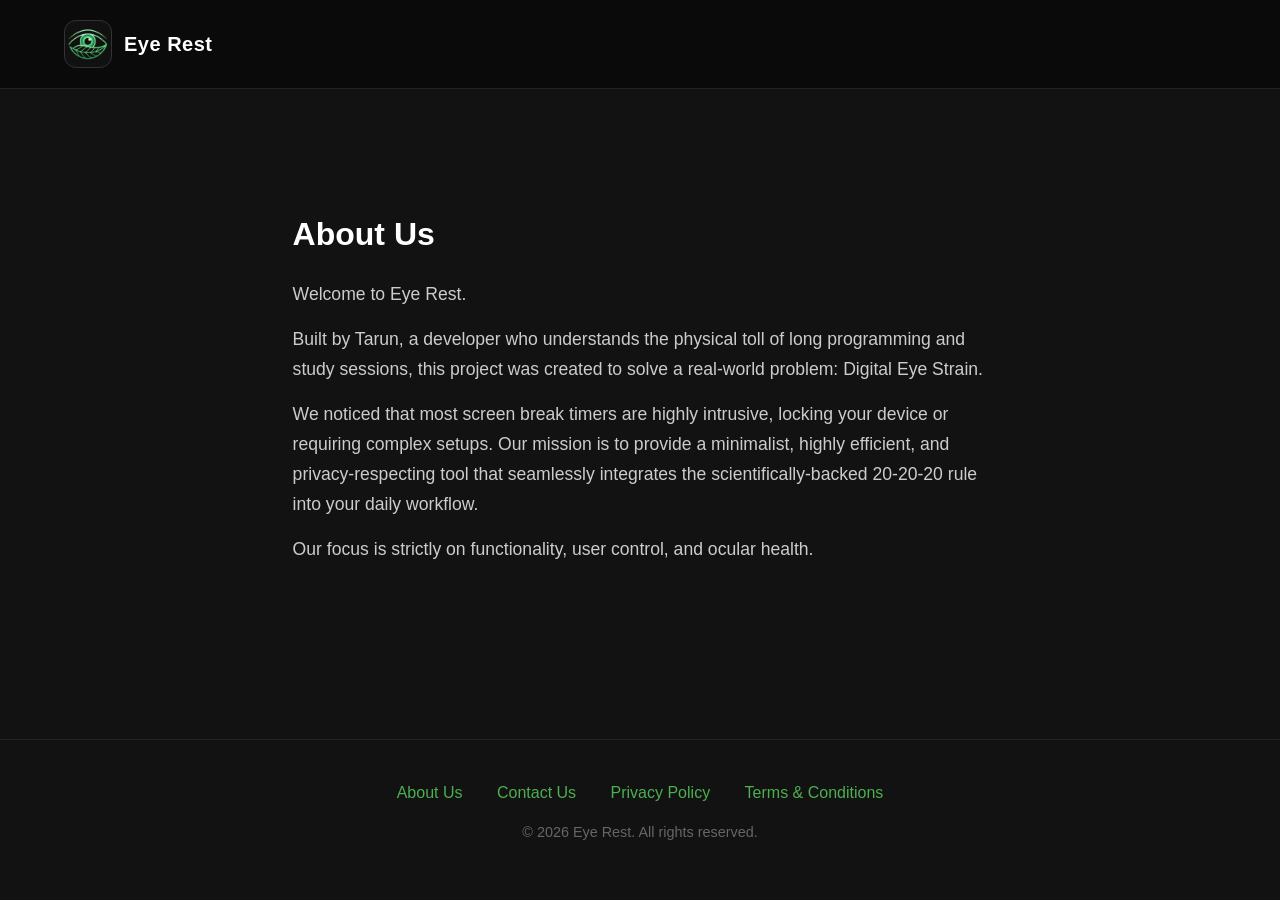
<file: Eye-Break/about-us.html>
<!DOCTYPE html>
<html lang="en">

<head>
    <meta charset="UTF-8">
    <meta name="viewport" content="width=device-width, initial-scale=1.0">
    <title>Privacy Policy - Eye Rest</title>
    <!-- Ye line sabse important hai styling ke liye -->
    <link rel="stylesheet" href="style.css">
</head>

<body>

    <!-- Header / Navbar (Har page par same hona chahiye) -->
    <header class="navbar">
        <div class="brand">
            <div class="icon-container">
                <img src="ic_eyebreak_foreground.png-removebg-preview.png" alt="Eye Rest Logo" class="app-icon">
            </div>
            <span class="brand-name">Eye Rest</span>
        </div>
    </header>

    <!-- TERA MAIN CONTENT YAHAN AAYEGA -->
    <main style="padding: 60px 5%; max-width: 900px; margin: 0 auto; color: #CCCCCC;">
        <main style="padding: 60px 5%; max-width: 900px; margin: 0 auto; color: #CCCCCC;">
            <h1 style="color: #FFFFFF; margin-bottom: 20px;">About Us</h1>

            <p style="margin-bottom: 15px; font-size: 1.1rem; line-height: 1.7;">Welcome to Eye Rest.</p>

            <p style="margin-bottom: 15px; font-size: 1.1rem; line-height: 1.7;">Built by Tarun, a developer who
                understands the physical toll of long programming and study sessions, this project was created to solve
                a real-world problem: Digital Eye Strain.</p>

            <p style="margin-bottom: 15px; font-size: 1.1rem; line-height: 1.7;">We noticed that most screen break
                timers are highly intrusive, locking your device or requiring complex setups. Our mission is to provide
                a minimalist, highly efficient, and privacy-respecting tool that seamlessly integrates the
                scientifically-backed 20-20-20 rule into your daily workflow.</p>

            <p style="margin-bottom: 15px; font-size: 1.1rem; line-height: 1.7;">Our focus is strictly on functionality,
                user control, and ocular health.</p>
        </main>

    </main>

    <footer style="text-align: center; padding: 40px 20px; border-top: 1px solid #222; margin-top: 40px;">
        <div style="margin-bottom: 15px;">
            <a href="about-us.html" style="color: #4CAF50; text-decoration: none; margin: 0 15px;">About Us</a>
            <a href="contact-us.html" style="color: #4CAF50; text-decoration: none; margin: 0 15px;">Contact Us</a>
            <a href="privacy-policy.html" style="color: #4CAF50; text-decoration: none; margin: 0 15px;">Privacy
                Policy</a>
            <a href="terms-conditions.html" style="color: #4CAF50; text-decoration: none; margin: 0 15px;">Terms &
                Conditions</a>
        </div>
        <p style="color: #666; font-size: 0.9rem;">&copy; 2026 Eye Rest. All rights reserved.</p>
    </footer>

</body>

</html>
</file>
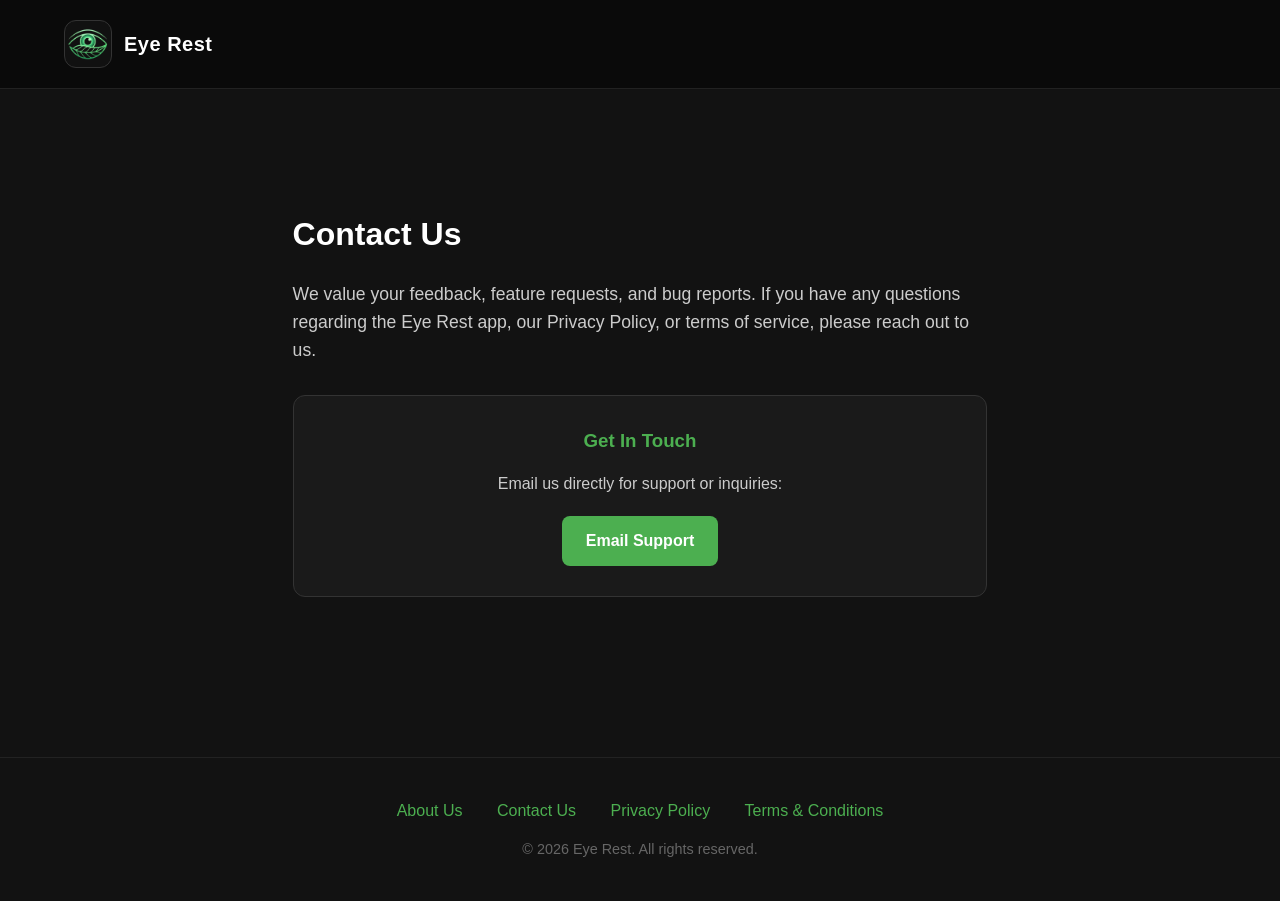
<file: Eye-Break/contact-us.html>
<!DOCTYPE html>
<html lang="en">

<head>
    <meta charset="UTF-8">
    <meta name="viewport" content="width=device-width, initial-scale=1.0">
    <title>Privacy Policy - Eye Rest</title>
    <!-- Ye line sabse important hai styling ke liye -->
    <link rel="stylesheet" href="style.css">
</head>

<body>

    <!-- Header / Navbar (Har page par same hona chahiye) -->
    <header class="navbar">
        <div class="brand">
            <div class="icon-container">
                <img src="ic_eyebreak_foreground.png-removebg-preview.png" alt="Eye Rest Logo" class="app-icon">
            </div>
            <span class="brand-name">Eye Rest</span>
        </div>
    </header>

    <!-- TERA MAIN CONTENT YAHAN AAYEGA -->
    <main style="padding: 60px 5%; max-width: 900px; margin: 0 auto; color: #CCCCCC;">
        <main style="padding: 60px 5%; max-width: 900px; margin: 0 auto; color: #CCCCCC;">
            <h1 style="color: #FFFFFF; margin-bottom: 20px;">Contact Us</h1>

            <p style="margin-bottom: 20px; font-size: 1.1rem;">We value your feedback, feature requests, and bug
                reports. If you have any questions regarding the Eye Rest app, our Privacy Policy, or terms of service,
                please reach out to us.</p>

            <div
                style="background-color: #1a1a1a; padding: 30px; border-radius: 12px; border: 1px solid #333; text-align: center; margin-top: 30px;">
                <h3 style="color: #4CAF50; margin-bottom: 15px;">Get In Touch</h3>
                <p style="margin-bottom: 20px;">Email us directly for support or inquiries:</p>
                <!-- Empty container jahan JS button inject karega -->
                <div id="secure-email-container"></div>

                <script>
                    // Secured Email to hide from bots.
                    var user = "contact.tarundev";
                    var domain = "gmail.com";
                    var fullEmail = user + "@" + domain;

                    // Tera exact button design with inline CSS
                    var buttonHTML = '<a href="mailto:' + fullEmail + '" style="background-color: #4CAF50; color: #fff; padding: 12px 24px; text-decoration: none; border-radius: 8px; font-weight: bold; display: inline-block;">Email Support</a>';

                    // Injecting the secure button into the HTML
                    document.getElementById("secure-email-container").innerHTML = buttonHTML;
                </script>

            </div>
        </main>

    </main>

    <footer style="text-align: center; padding: 40px 20px; border-top: 1px solid #222; margin-top: 40px;">
        <div style="margin-bottom: 15px;">
            <a href="about-us.html" style="color: #4CAF50; text-decoration: none; margin: 0 15px;">About Us</a>
            <a href="contact-us.html" style="color: #4CAF50; text-decoration: none; margin: 0 15px;">Contact Us</a>
            <a href="privacy-policy.html" style="color: #4CAF50; text-decoration: none; margin: 0 15px;">Privacy
                Policy</a>
            <a href="terms-conditions.html" style="color: #4CAF50; text-decoration: none; margin: 0 15px;">Terms &
                Conditions</a>
        </div>
        <p style="color: #666; font-size: 0.9rem;">&copy; 2026 Eye Rest. All rights reserved.</p>
    </footer>

</body>

</html>
</file>
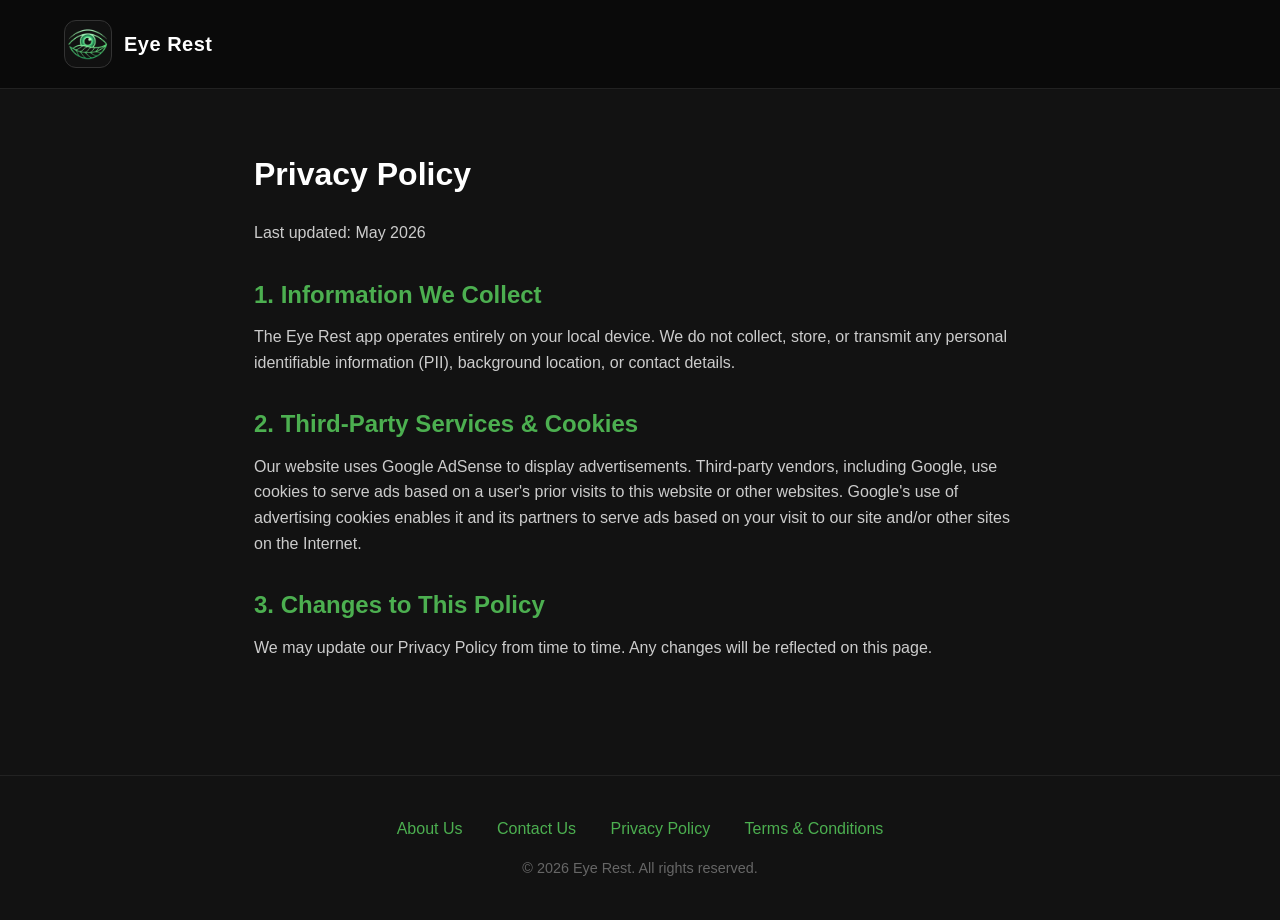
<file: Eye-Break/privacy-policy.html>
<!DOCTYPE html>
<html lang="en">

<head>
    <meta charset="UTF-8">
    <meta name="viewport" content="width=device-width, initial-scale=1.0">
    <title>Privacy Policy - Eye Rest</title>
    <!-- Ye line sabse important hai styling ke liye -->
    <link rel="stylesheet" href="style.css">
</head>

<body>

    <!-- Header / Navbar (Har page par same hona chahiye) -->
    <header class="navbar">
        <div class="brand">
            <div class="icon-container">
                <img src="ic_eyebreak_foreground.png-removebg-preview.png" alt="Eye Rest Logo" class="app-icon">
            </div>
            <span class="brand-name">Eye Rest</span>
        </div>
    </header>

    <!-- TERA MAIN CONTENT YAHAN AAYEGA -->

    <main style="padding: 60px 5%; max-width: 900px; margin: 0 auto; color: #CCCCCC;">
        <h1 style="color: #FFFFFF; margin-bottom: 20px;">Privacy Policy</h1>
        <p style="margin-bottom: 15px;">Last updated: May 2026</p>

        <h2 style="color: #4CAF50; margin-top: 30px; margin-bottom: 10px;">1. Information We Collect</h2>
        <p style="margin-bottom: 15px;">The Eye Rest app operates entirely on your local device. We do not collect,
            store, or transmit any personal identifiable information (PII), background location, or contact details.
        </p>

        <h2 style="color: #4CAF50; margin-top: 30px; margin-bottom: 10px;">2. Third-Party Services & Cookies</h2>
        <p style="margin-bottom: 15px;">Our website uses Google AdSense to display advertisements. Third-party
            vendors, including Google, use cookies to serve ads based on a user's prior visits to this website or
            other websites. Google's use of advertising cookies enables it and its partners to serve ads based on
            your visit to our site and/or other sites on the Internet.</p>

        <h2 style="color: #4CAF50; margin-top: 30px; margin-bottom: 10px;">3. Changes to This Policy</h2>
        <p style="margin-bottom: 15px;">We may update our Privacy Policy from time to time. Any changes will be
            reflected on this page.</p>
    </main>

    <footer style="text-align: center; padding: 40px 20px; border-top: 1px solid #222; margin-top: 40px;">
        <div style="margin-bottom: 15px;">
            <a href="about-us.html" style="color: #4CAF50; text-decoration: none; margin: 0 15px;">About Us</a>
            <a href="contact-us.html" style="color: #4CAF50; text-decoration: none; margin: 0 15px;">Contact Us</a>
            <a href="privacy-policy.html" style="color: #4CAF50; text-decoration: none; margin: 0 15px;">Privacy
                Policy</a>
            <a href="terms-conditions.html" style="color: #4CAF50; text-decoration: none; margin: 0 15px;">Terms &
                Conditions</a>
        </div>
        <p style="color: #666; font-size: 0.9rem;">&copy; 2026 Eye Rest. All rights reserved.</p>
    </footer>

</body>

</html>
</file>
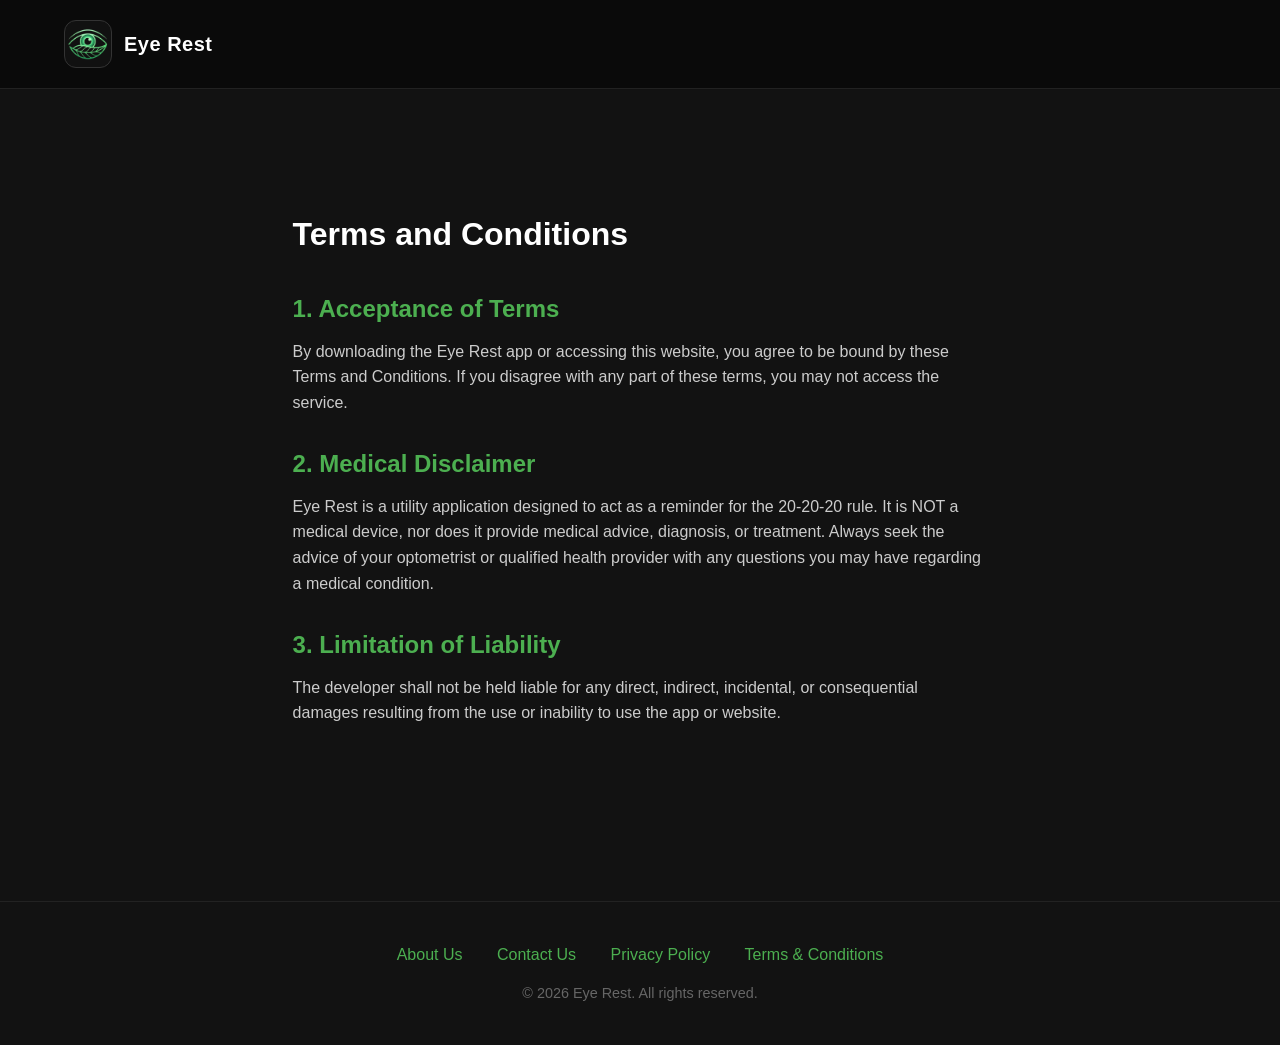
<file: Eye-Break/terms-conditions.html>
<!DOCTYPE html>
<html lang="en">

<head>
    <meta charset="UTF-8">
    <meta name="viewport" content="width=device-width, initial-scale=1.0">
    <title>Privacy Policy - Eye Rest</title>
    <!-- Ye line sabse important hai styling ke liye -->
    <link rel="stylesheet" href="style.css">
</head>

<body>

    <!-- Header / Navbar (Har page par same hona chahiye) -->
    <header class="navbar">
        <div class="brand">
            <div class="icon-container">
                <img src="ic_eyebreak_foreground.png-removebg-preview.png" alt="Eye Rest Logo" class="app-icon">
            </div>
            <span class="brand-name">Eye Rest</span>
        </div>
    </header>

    <!-- TERA MAIN CONTENT YAHAN AAYEGA -->
    <main style="padding: 60px 5%; max-width: 900px; margin: 0 auto; color: #CCCCCC;">
        <main style="padding: 60px 5%; max-width: 900px; margin: 0 auto; color: #CCCCCC;">
            <h1 style="color: #FFFFFF; margin-bottom: 20px;">Terms and Conditions</h1>

            <h2 style="color: #4CAF50; margin-top: 30px; margin-bottom: 10px;">1. Acceptance of Terms</h2>
            <p style="margin-bottom: 15px;">By downloading the Eye Rest app or accessing this website, you agree to be
                bound by these Terms and Conditions. If you disagree with any part of these terms, you may not access
                the service.</p>

            <h2 style="color: #4CAF50; margin-top: 30px; margin-bottom: 10px;">2. Medical Disclaimer</h2>
            <p style="margin-bottom: 15px;">Eye Rest is a utility application designed to act as a reminder for the
                20-20-20 rule. It is NOT a medical device, nor does it provide medical advice, diagnosis, or treatment.
                Always seek the advice of your optometrist or qualified health provider with any questions you may have
                regarding a medical condition.</p>

            <h2 style="color: #4CAF50; margin-top: 30px; margin-bottom: 10px;">3. Limitation of Liability</h2>
            <p style="margin-bottom: 15px;">The developer shall not be held liable for any direct, indirect, incidental,
                or consequential damages resulting from the use or inability to use the app or website.</p>
        </main>

    </main>

    <footer style="text-align: center; padding: 40px 20px; border-top: 1px solid #222; margin-top: 40px;">
        <div style="margin-bottom: 15px;">
            <a href="about-us.html" style="color: #4CAF50; text-decoration: none; margin: 0 15px;">About Us</a>
            <a href="contact-us.html" style="color: #4CAF50; text-decoration: none; margin: 0 15px;">Contact Us</a>
            <a href="privacy-policy.html" style="color: #4CAF50; text-decoration: none; margin: 0 15px;">Privacy
                Policy</a>
            <a href="terms-conditions.html" style="color: #4CAF50; text-decoration: none; margin: 0 15px;">Terms &
                Conditions</a>
        </div>
        <p style="color: #666; font-size: 0.9rem;">&copy; 2026 Eye Rest. All rights reserved.</p>
    </footer>

</body>

</html>
</file>
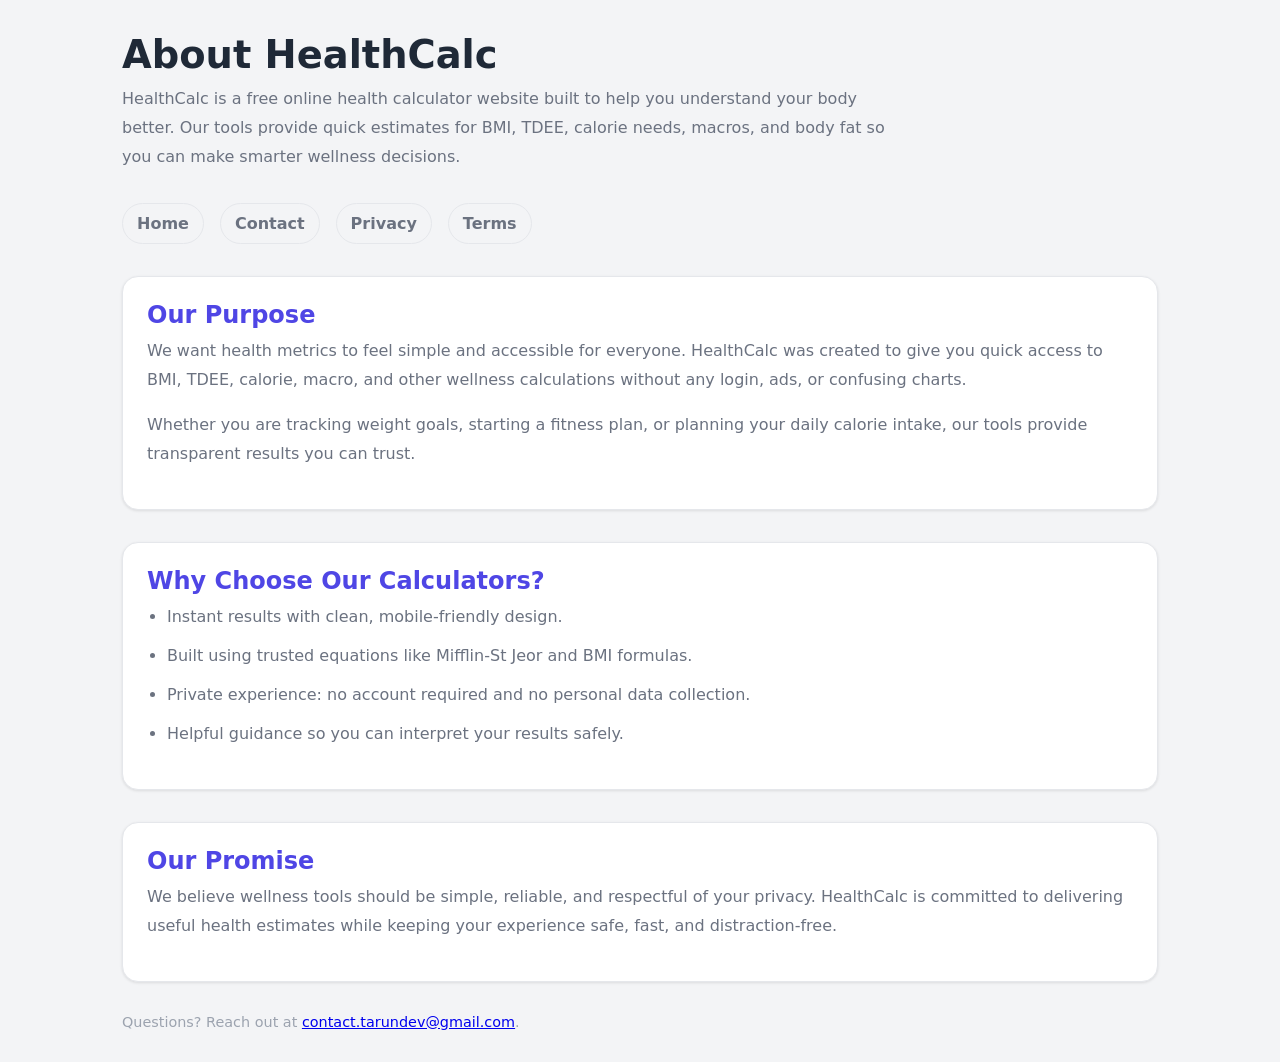
<file: Health-Calculators/about-us.html>
<!DOCTYPE html>
<html lang="en">

<head>
    <meta charset="UTF-8">
    <meta name="viewport" content="width=device-width, initial-scale=1.0">
    <title>About HealthCalc | Free BMI, TDEE, Calorie & Body Fat Calculators</title>
    <meta name="description" content="Learn about HealthCalc, a free health calculator website offering BMI, TDEE, calorie, macro, and body fat tools for everyday wellness planning.">
    <meta name="keywords" content="about healthcalc, health calculator website, BMI calculator, TDEE calculator, calorie calculator, body fat calculator">
    <meta name="robots" content="index, follow">
    <link rel="canonical" href="https://7-tarun.github.io/Vibe-Coding/Health-Calculators/about-us.html">
    <script>
        try {
            if (localStorage.getItem('appTheme') === 'dark') {
                document.documentElement.classList.add('dark-mode');
                document.body.classList.add('dark-mode');
            }
        } catch (e) {
            // ignore localStorage errors
        }
    </script>
    <link rel="stylesheet" href="style.css">
</head>

<body>
    <div class="page-container">
        <header class="page-header">
            <h1>About HealthCalc</h1>
            <p>HealthCalc is a free online health calculator website built to help you understand your body better. Our tools provide quick estimates for BMI, TDEE, calorie needs, macros, and body fat so you can make smarter wellness decisions.</p>
        </header>

        <nav class="page-nav">
            <a href="index.html">Home</a>
            <a href="contact-us.html">Contact</a>
            <a href="privacy-policy.html">Privacy</a>
            <a href="terms-conditions.html">Terms</a>
        </nav>

        <section class="page-section page-card">
            <h2>Our Purpose</h2>
            <p>We want health metrics to feel simple and accessible for everyone. HealthCalc was created to give you quick access to BMI, TDEE, calorie, macro, and other wellness calculations without any login, ads, or confusing charts.</p>
            <p>Whether you are tracking weight goals, starting a fitness plan, or planning your daily calorie intake, our tools provide transparent results you can trust.</p>
        </section>

        <section class="page-section page-card">
            <h2>Why Choose Our Calculators?</h2>
            <ul>
                <li>Instant results with clean, mobile-friendly design.</li>
                <li>Built using trusted equations like Mifflin-St Jeor and BMI formulas.</li>
                <li>Private experience: no account required and no personal data collection.</li>
                <li>Helpful guidance so you can interpret your results safely.</li>
            </ul>
        </section>

        <section class="page-section page-card">
            <h2>Our Promise</h2>
            <p>We believe wellness tools should be simple, reliable, and respectful of your privacy. HealthCalc is committed to delivering useful health estimates while keeping your experience safe, fast, and distraction-free.</p>
        </section>

        <footer class="page-footer">
            <p>Questions? Reach out at <a href="mailto:contact.tarundev@gmail.com">contact.tarundev@gmail.com</a>.</p>
        </footer>
    </div>
    <script>
        (function () {
            try {
                if (localStorage.getItem('appTheme') === 'dark') {
                    document.body.classList.add('dark-mode');
                }
            } catch (e) {
                // Ignore localStorage errors
            }
        })();
    </script>
</body>

</html>
</file>
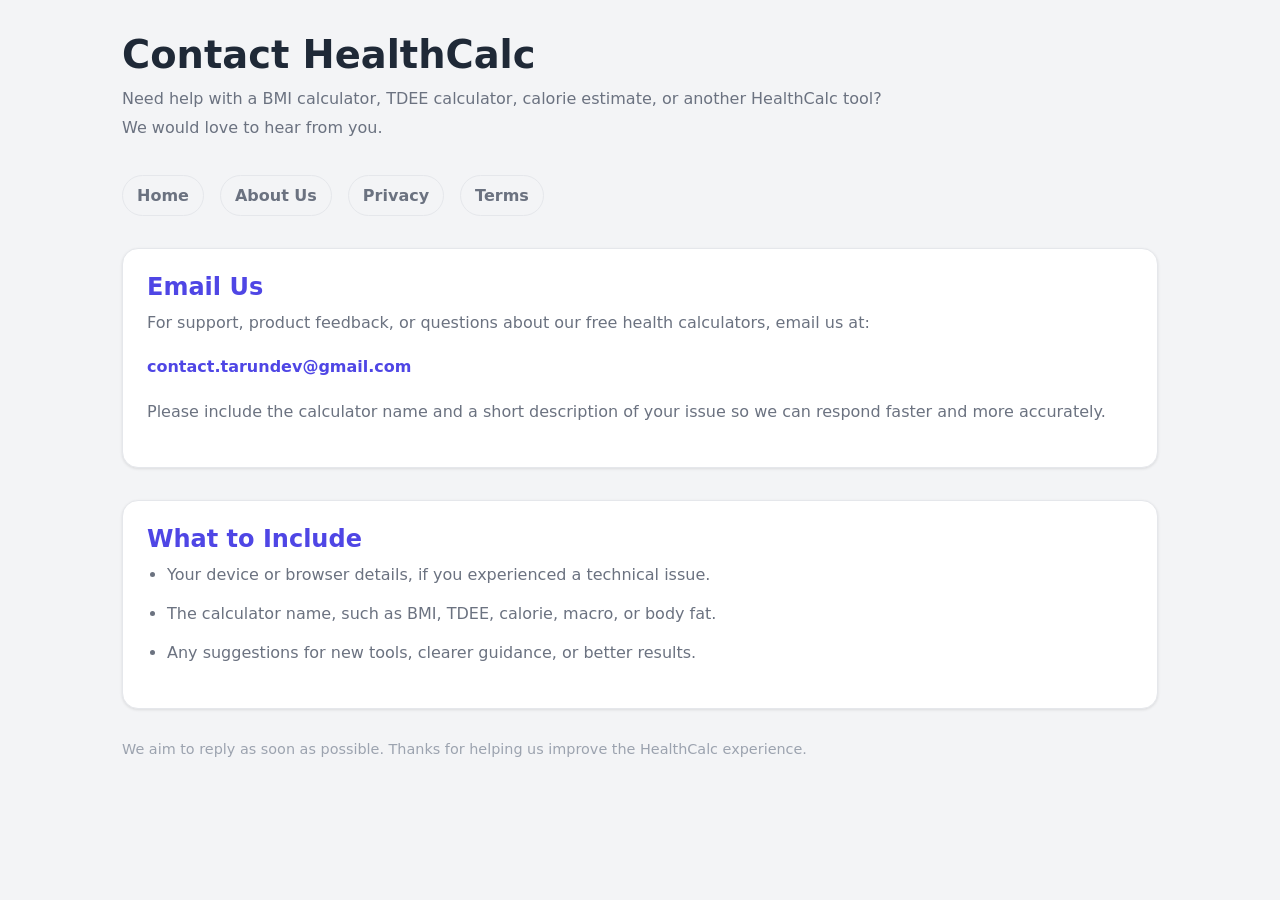
<file: Health-Calculators/contact-us.html>
<!DOCTYPE html>
<html lang="en">

<head>
    <meta charset="UTF-8">
    <meta name="viewport" content="width=device-width, initial-scale=1.0">
    <title>Contact HealthCalc | Support for BMI, TDEE & Fitness Calculators</title>
    <meta name="description" content="Need help with a BMI calculator, TDEE calculator, calorie estimate, or another HealthCalc tool? Contact our support team for questions and feedback.">
    <meta name="keywords" content="contact healthcalc, health calculator support, BMI calculator support, TDEE calculator support, fitness tool feedback">
    <meta name="robots" content="index, follow">
    <link rel="canonical" href="https://7-tarun.github.io/Vibe-Coding/Health-Calculators/contact-us.html">
    <script>
        try {
            if (localStorage.getItem('appTheme') === 'dark') {
                document.documentElement.classList.add('dark-mode');
                document.body.classList.add('dark-mode');
            }
        } catch (e) {
            // ignore localStorage errors
        }
    </script>
    <link rel="stylesheet" href="style.css">
</head>

<body>
    <div class="page-container">
        <header class="page-header">
            <h1>Contact HealthCalc</h1>
            <p>Need help with a BMI calculator, TDEE calculator, calorie estimate, or another HealthCalc tool? We would love to hear from you.</p>
        </header>

        <nav class="page-nav">
            <a href="index.html">Home</a>
            <a href="about-us.html">About Us</a>
            <a href="privacy-policy.html">Privacy</a>
            <a href="terms-conditions.html">Terms</a>
        </nav>

        <section class="page-section page-card">
            <h2>Email Us</h2>
            <p>For support, product feedback, or questions about our free health calculators, email us at:</p>
            <p><strong><a href="mailto:contact.tarundev@gmail.com">contact.tarundev@gmail.com</a></strong></p>
            <p>Please include the calculator name and a short description of your issue so we can respond faster and more accurately.</p>
        </section>

        <section class="page-section page-card">
            <h2>What to Include</h2>
            <ul>
                <li>Your device or browser details, if you experienced a technical issue.</li>
                <li>The calculator name, such as BMI, TDEE, calorie, macro, or body fat.</li>
                <li>Any suggestions for new tools, clearer guidance, or better results.</li>
            </ul>
        </section>

        <footer class="page-footer">
            <p>We aim to reply as soon as possible. Thanks for helping us improve the HealthCalc experience.</p>
        </footer>
    </div>
    <script>
        (function () {
            try {
                if (localStorage.getItem('appTheme') === 'dark') {
                    document.body.classList.add('dark-mode');
                }
            } catch (e) {
                // Ignore localStorage errors
            }
        })();
    </script>
</body>

</html>
</file>
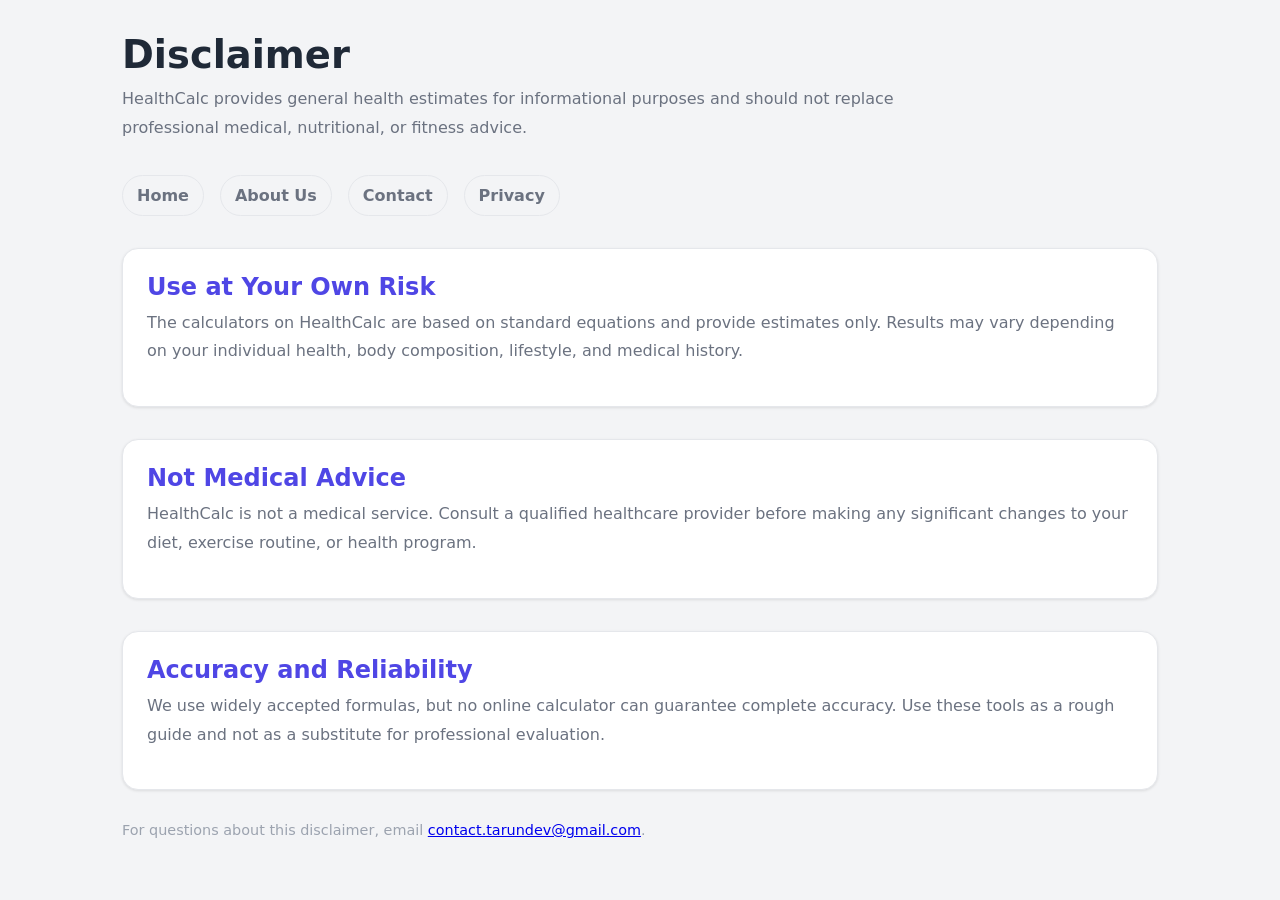
<file: Health-Calculators/disclamer.html>
<!DOCTYPE html>
<html lang="en">

<head>
    <meta charset="UTF-8">
    <meta name="viewport" content="width=device-width, initial-scale=1.0">
    <title>Disclaimer | HealthCalc Health Calculator Accuracy & Safety</title>
    <meta name="description" content="Read the HealthCalc disclaimer to understand the limits of our BMI, TDEE, calorie, and wellness calculators and when to seek professional medical advice.">
    <meta name="keywords" content="health calculator disclaimer, BMI calculator disclaimer, fitness tool legal, health estimate notice">
    <meta name="robots" content="index, follow">
    <link rel="canonical" href="https://7-tarun.github.io/Vibe-Coding/Health-Calculators/disclamer.html">
    <script>
        try {
            if (localStorage.getItem('appTheme') === 'dark') {
                document.documentElement.classList.add('dark-mode');
                document.body.classList.add('dark-mode');
            }
        } catch (e) {
            // ignore localStorage errors
        }
    </script>
    <link rel="stylesheet" href="style.css">
</head>

<body>
    <div class="page-container">
        <header class="page-header">
            <h1>Disclaimer</h1>
            <p>HealthCalc provides general health estimates for informational purposes and should not replace professional medical, nutritional, or fitness advice.</p>
        </header>

        <nav class="page-nav">
            <a href="index.html">Home</a>
            <a href="about-us.html">About Us</a>
            <a href="contact-us.html">Contact</a>
            <a href="privacy-policy.html">Privacy</a>
        </nav>

        <section class="page-section page-card">
            <h2>Use at Your Own Risk</h2>
            <p>The calculators on HealthCalc are based on standard equations and provide estimates only. Results may vary depending on your individual health, body composition, lifestyle, and medical history.</p>
        </section>

        <section class="page-section page-card">
            <h2>Not Medical Advice</h2>
            <p>HealthCalc is not a medical service. Consult a qualified healthcare provider before making any significant changes to your diet, exercise routine, or health program.</p>
        </section>

        <section class="page-section page-card">
            <h2>Accuracy and Reliability</h2>
            <p>We use widely accepted formulas, but no online calculator can guarantee complete accuracy. Use these tools as a rough guide and not as a substitute for professional evaluation.</p>
        </section>

        <footer class="page-footer">
            <p>For questions about this disclaimer, email <a href="mailto:contact.tarundev@gmail.com">contact.tarundev@gmail.com</a>.</p>
        </footer>
    </div>
    <script>
        (function () {
            try {
                if (localStorage.getItem('appTheme') === 'dark') {
                    document.body.classList.add('dark-mode');
                }
            } catch (e) {
                // Ignore localStorage errors
            }
        })();
    </script>
</body>

</html>
</file>
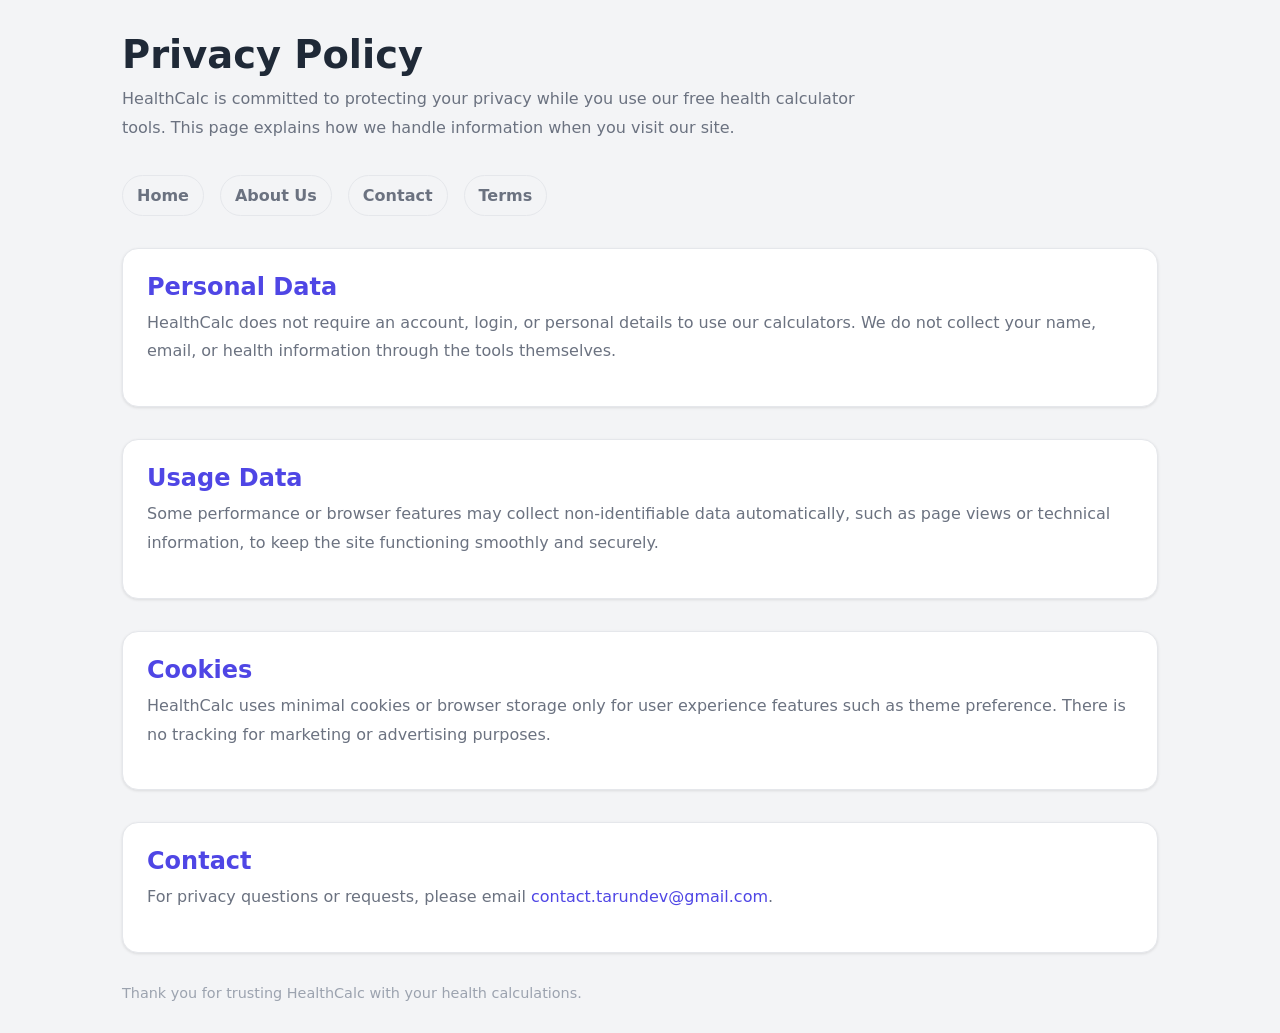
<file: Health-Calculators/privacy-policy.html>
<!DOCTYPE html>
<html lang="en">

<head>
    <meta charset="UTF-8">
    <meta name="viewport" content="width=device-width, initial-scale=1.0">
    <title>Privacy Policy | HealthCalc Health Calculator Website</title>
    <meta name="description" content="Read the HealthCalc privacy policy to learn how we protect your data while you use our free BMI, TDEE, calorie, and fitness calculators.">
    <meta name="keywords" content="health calculator privacy, privacy policy, data protection, cookies, calculator privacy">
    <meta name="robots" content="index, follow">
    <link rel="canonical" href="https://7-tarun.github.io/Vibe-Coding/Health-Calculators/privacy-policy.html">
    <script>
        try {
            if (localStorage.getItem('appTheme') === 'dark') {
                document.documentElement.classList.add('dark-mode');
                document.body.classList.add('dark-mode');
            }
        } catch (e) {
            // ignore localStorage errors
        }
    </script>
    <link rel="stylesheet" href="style.css">
</head>

<body>
    <div class="page-container">
        <header class="page-header">
            <h1>Privacy Policy</h1>
            <p>HealthCalc is committed to protecting your privacy while you use our free health calculator tools. This page explains how we handle information when you visit our site.</p>
        </header>

        <nav class="page-nav">
            <a href="index.html">Home</a>
            <a href="about-us.html">About Us</a>
            <a href="contact-us.html">Contact</a>
            <a href="terms-conditions.html">Terms</a>
        </nav>

        <section class="page-section page-card">
            <h2>Personal Data</h2>
            <p>HealthCalc does not require an account, login, or personal details to use our calculators. We do not collect your name, email, or health information through the tools themselves.</p>
        </section>

        <section class="page-section page-card">
            <h2>Usage Data</h2>
            <p>Some performance or browser features may collect non-identifiable data automatically, such as page views or technical information, to keep the site functioning smoothly and securely.</p>
        </section>

        <section class="page-section page-card">
            <h2>Cookies</h2>
            <p>HealthCalc uses minimal cookies or browser storage only for user experience features such as theme preference. There is no tracking for marketing or advertising purposes.</p>
        </section>

        <section class="page-section page-card">
            <h2>Contact</h2>
            <p>For privacy questions or requests, please email <a href="mailto:contact.tarundev@gmail.com">contact.tarundev@gmail.com</a>.</p>
        </section>

        <footer class="page-footer">
            <p>Thank you for trusting HealthCalc with your health calculations.</p>
        </footer>
    </div>
    <script>
        (function () {
            try {
                if (localStorage.getItem('appTheme') === 'dark') {
                    document.body.classList.add('dark-mode');
                }
            } catch (e) {
                // Ignore localStorage errors
            }
        })();
    </script>
</body>

</html>
</file>
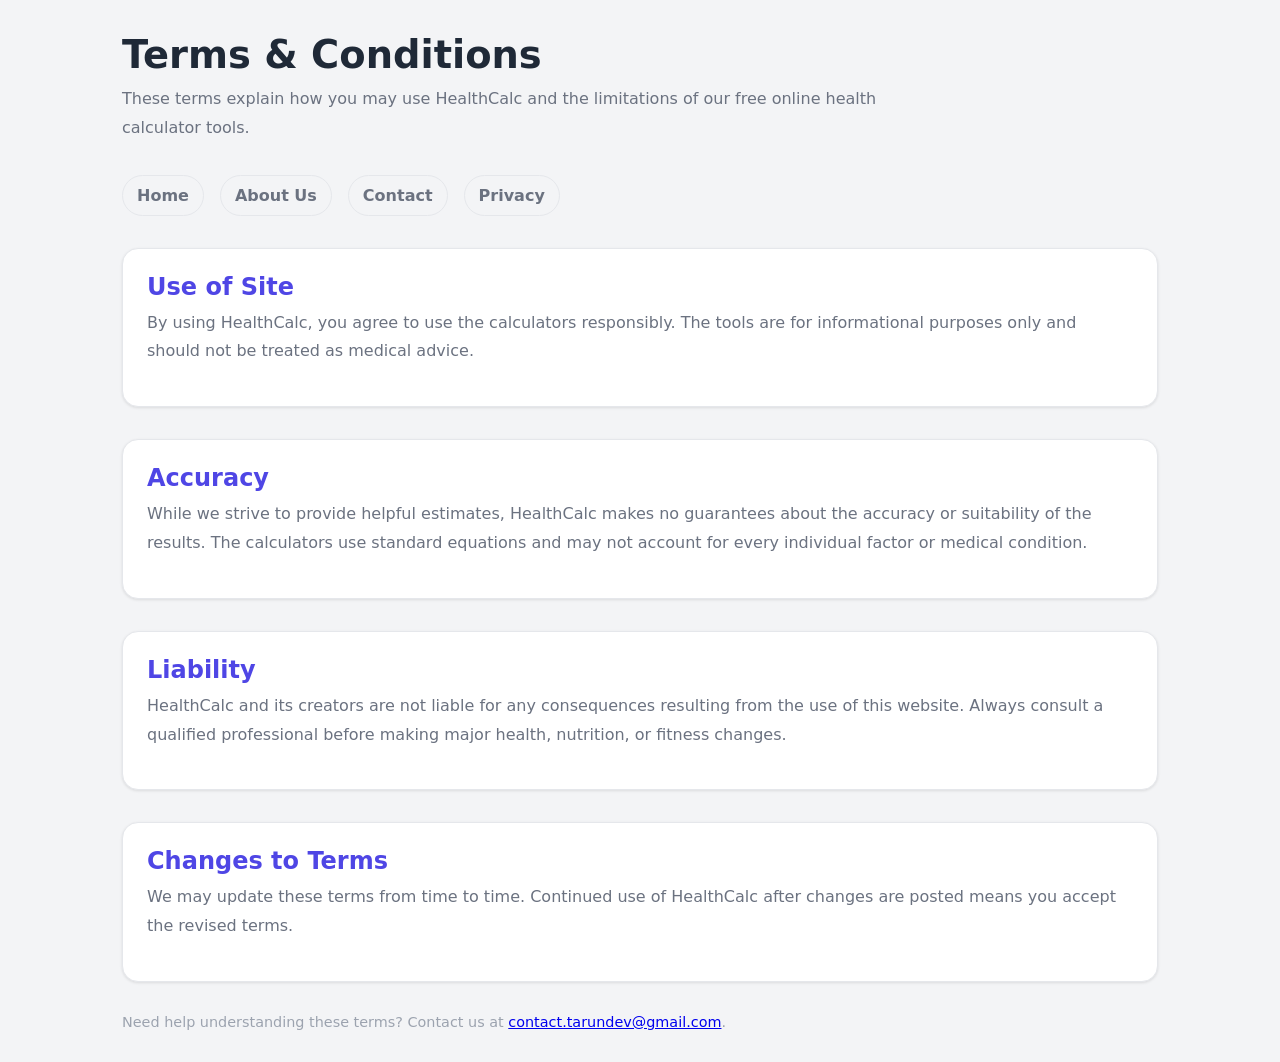
<file: Health-Calculators/terms-conditions.html>
<!DOCTYPE html>
<html lang="en">

<head>
    <meta charset="UTF-8">
    <meta name="viewport" content="width=device-width, initial-scale=1.0">
    <title>Terms & Conditions | HealthCalc Health Calculator Tools</title>
    <meta name="description" content="Review the HealthCalc terms and conditions for using our BMI, TDEE, calorie, and fitness calculator tools responsibly and safely.">
    <meta name="keywords" content="health calculator terms, terms and conditions, service terms, user agreement">
    <meta name="robots" content="index, follow">
    <link rel="canonical" href="https://7-tarun.github.io/Vibe-Coding/Health-Calculators/terms-conditions.html">
    <script>
        try {
            if (localStorage.getItem('appTheme') === 'dark') {
                document.documentElement.classList.add('dark-mode');
                document.body.classList.add('dark-mode');
            }
        } catch (e) {
            // ignore localStorage errors
        }
    </script>
    <link rel="stylesheet" href="style.css">
</head>

<body>
    <div class="page-container">
        <header class="page-header">
            <h1>Terms & Conditions</h1>
            <p>These terms explain how you may use HealthCalc and the limitations of our free online health calculator tools.</p>
        </header>

        <nav class="page-nav">
            <a href="index.html">Home</a>
            <a href="about-us.html">About Us</a>
            <a href="contact-us.html">Contact</a>
            <a href="privacy-policy.html">Privacy</a>
        </nav>

        <section class="page-section page-card">
            <h2>Use of Site</h2>
            <p>By using HealthCalc, you agree to use the calculators responsibly. The tools are for informational purposes only and should not be treated as medical advice.</p>
        </section>

        <section class="page-section page-card">
            <h2>Accuracy</h2>
            <p>While we strive to provide helpful estimates, HealthCalc makes no guarantees about the accuracy or suitability of the results. The calculators use standard equations and may not account for every individual factor or medical condition.</p>
        </section>

        <section class="page-section page-card">
            <h2>Liability</h2>
            <p>HealthCalc and its creators are not liable for any consequences resulting from the use of this website. Always consult a qualified professional before making major health, nutrition, or fitness changes.</p>
        </section>

        <section class="page-section page-card">
            <h2>Changes to Terms</h2>
            <p>We may update these terms from time to time. Continued use of HealthCalc after changes are posted means you accept the revised terms.</p>
        </section>

        <footer class="page-footer">
            <p>Need help understanding these terms? Contact us at <a href="mailto:contact.tarundev@gmail.com">contact.tarundev@gmail.com</a>.</p>
        </footer>
    </div>
    <script>
        (function () {
            try {
                if (localStorage.getItem('appTheme') === 'dark') {
                    document.body.classList.add('dark-mode');
                }
            } catch (e) {
                // Ignore localStorage errors
            }
        })();
    </script>
</body>

</html>
</file>
<file: style.css>
* {
    margin: 0;
    padding: 0;
    box-sizing: border-box;
}

:root {
    /* Background Colors */
    --bg-primary: #FFFFFF;
    --bg-secondary: #F3F4F6;
    --bg-sidebar: #F9FAFB;

    /* Text Colors */
    --text-primary: #1F2937;
    --text-secondary: #6B7280;
    --text-light: #9CA3AF;

    /* Primary Colors (Indigo Palette) */
    --primary-main: #4F46E5;
    --primary-light: #6366F1;
    --primary-dark: #4338CA;

    /* Status Colors */
    --success: #10B981;
    --warning: #F59E0B;
    --danger: #EF4444;
    --info: #3B82F6;

    /* Borders & Shadows */
    --border-color: #E5E7EB;
    --shadow-sm: 0 1px 3px rgba(0, 0, 0, 0.1);
    --shadow-md: 0 4px 6px -1px rgba(0, 0, 0, 0.1);
    --shadow-lg: 0 10px 15px -3px rgba(0, 0, 0, 0.1);

    /* Spacing */
    --spacing-xs: 0.25rem;
    --spacing-sm: 0.5rem;
    --spacing-md: 1rem;
    --spacing-lg: 1.5rem;
    --spacing-xl: 2rem;
}

/* --- Dark Mode Override --- */
body.dark-mode {
    /* Background Colors */
    --bg-primary: #1F2937;
    /* Dark grayish blue for cards */
    --bg-secondary: #111827;
    /* Very dark background for main area */
    --bg-sidebar: #1F2937;
    /* Matches primary for seamless look */

    /* Text Colors */
    --text-primary: #F9FAFB;
    /* Off-white for high readability */
    --text-secondary: #9CA3AF;
    /* Light gray for secondary text */
    --text-light: #6B7280;

    /* Borders */
    --border-color: #374151;
    /* Dark subtle borders */

    /* Note: Primary Indigo and Status colors remain the same 
       as they provide excellent contrast on dark backgrounds */
}


html,
body {
    height: 100%;
    width: 100%;
    font-family: 'Segoe UI', system-ui, -apple-system, sans-serif;
    background-color: var(--bg-secondary);
    color: var(--text-primary);
}

/* App Layout - Prevents full page scroll, keeps layout locked */
.app-container {
    display: flex;
    height: 100vh;
    overflow: hidden;
}

/* --- Sidebar Styling --- */
.sidebar {
    width: 260px;
    background-color: var(--bg-primary);
    /* Kept primary for crisp look */
    border-right: 1px solid var(--border-color);
    display: flex;
    flex-direction: column;
    box-shadow: var(--shadow-sm);
    z-index: 10;
}

/* Header Area */
.sidebar-header {
    padding: var(--spacing-lg);
    display: flex;
    align-items: center;
    gap: var(--spacing-sm);
    color: var(--primary-main);
    font-size: 1.5rem;
    font-weight: 700;
    border-bottom: 1px solid var(--border-color);
    background-color: var(--bg-sidebar);
}

.menu-toggle {
    margin-left: auto;
    background: none;
    border: none;
    color: var(--text-secondary);
    cursor: pointer;
    font-size: 1.2rem;
    display: none;
    /* Hidden on desktop, useful for mobile responsiveness later */
}

/* Navigation List */
.sidebar-nav {
    flex: 1;
    /* Pushes footer to the bottom */
    padding: 0 var(--spacing-md);
    margin-top: var(--spacing-md);
    overflow-y: auto;
    /* Allows scrolling if menu gets too long */
}

.nav-list {
    list-style: none;
    display: flex;
    flex-direction: column;
    gap: var(--spacing-xs);
}

.nav-item a {
    display: flex;
    align-items: center;
    gap: var(--spacing-md);
    padding: var(--spacing-sm) var(--spacing-md);
    text-decoration: none;
    color: var(--text-secondary);
    font-weight: 500;
    border-radius: 8px;
    transition: background-color 0.3s ease, color 0.3s ease;
}

.nav-item a i {
    font-size: 1.1rem;
    width: 24px;
    text-align: center;
}

/* Hover and Active States */
.nav-item a:hover {
    background-color: var(--bg-secondary);
    color: var(--primary-main);
}

.nav-item.active a {
    background-color: var(--primary-main);
    color: #FFFFFF;
    box-shadow: var(--shadow-md);
}

/* Footer Navigation */
.sidebar-footer {
    padding: var(--spacing-md);
    border-top: 1px solid var(--border-color);
    background-color: var(--bg-sidebar);
}

/* --- Main Content Area --- */
.main-content {
    flex: 1;
    padding: var(--spacing-xl);
    background-color: var(--bg-secondary);
    overflow-y: auto;
}

/* --- View Switching Logic --- */
.view-section {
    display: none;
    animation: fadeIn 0.4s ease-in-out;
}

.view-section.active {
    display: block;
}

/* Smooth Fade In Animation */
@keyframes fadeIn {
    from {
        opacity: 0;
        transform: translateY(10px);
    }

    to {
        opacity: 1;
        transform: translateY(0);
    }
}

/* --- Dashboard Hero Section --- */
.hero-section {
    margin-bottom: var(--spacing-xl);
    padding-bottom: var(--spacing-xl);
    border-bottom: 1px solid var(--border-color);
}

.hero-subtitle {
    font-size: 0.85rem;
    font-weight: 700;
    color: var(--primary-main);
    letter-spacing: 1px;
    margin-bottom: var(--spacing-sm);
}

.hero-title {
    font-size: 3.5rem;
    font-weight: 800;
    line-height: 1.1;
    color: var(--text-primary);
    margin-bottom: var(--spacing-md);
}

.hero-title .highlight {
    color: var(--primary-main);
    /* Replaced green with your theme color */
}

.hero-desc {
    font-size: 1.1rem;
    color: var(--text-secondary);
    max-width: 600px;
}

/* --- Dashboard Tools Grid --- */
.section-label {
    font-size: 0.85rem;
    font-weight: 700;
    color: var(--text-secondary);
    letter-spacing: 1px;
    margin-bottom: var(--spacing-md);
}

.tools-grid {
    display: grid;
    grid-template-columns: repeat(auto-fit, minmax(300px, 1fr));
    gap: var(--spacing-md);
}

.tool-card {
    background-color: var(--bg-primary);
    border: 1px solid var(--border-color);
    border-radius: 12px;
    padding: var(--spacing-lg);
    cursor: pointer;
    transition: transform 0.2s ease, box-shadow 0.2s ease, border-color 0.2s ease;
}

.tool-card:hover {
    transform: translateY(-5px);
    box-shadow: var(--shadow-lg);
    border-color: var(--primary-light);
}

.card-header {
    display: flex;
    justify-content: space-between;
    align-items: center;
    margin-bottom: var(--spacing-md);
}

.icon-large {
    font-size: 1.8rem;
    color: var(--warning);
    /* Adjust color if needed */
}

.badge {
    font-size: 0.7rem;
    font-weight: 700;
    padding: 4px 8px;
    border-radius: 4px;
    letter-spacing: 0.5px;
}

.badge-quick {
    background-color: rgba(16, 185, 129, 0.1);
    color: var(--success);
}

.badge-detailed {
    background-color: rgba(245, 158, 11, 0.1);
    color: var(--warning);
}

.badge-advanced {
    background-color: rgba(59, 130, 246, 0.1);
    color: var(--info);
}

.tool-card h3 {
    font-size: 1.25rem;
    margin-bottom: var(--spacing-sm);
    color: var(--text-primary);
}

.tool-card p {
    font-size: 0.9rem;
    color: var(--text-secondary);
    margin-bottom: var(--spacing-lg);
    line-height: 1.5;
}

.calc-link {
    font-size: 0.9rem;
    font-weight: 600;
    color: var(--primary-main);
}

/* --- Forms & Input Fields --- */

/* Yahan pe paste kar — style tag ke andar */
.form-grid {
    display: grid;
    grid-template-columns: 1fr 1fr;
    gap: var(--spacing-md);
    margin-bottom: var(--spacing-lg);
}

.input-group {
    display: flex;
    flex-direction: column;
    gap: var(--spacing-xs);
}

.input-group label {
    font-size: 0.9rem;
    font-weight: 600;
    color: var(--text-secondary);
}

.input-group input {
    padding: 12px;
    border: 1px solid var(--border-color);
    border-radius: 8px;
    font-size: 1rem;
    background-color: var(--bg-secondary);
    color: var(--text-primary);
    transition: border-color 0.2s ease, box-shadow 0.2s ease;
}

.input-group input:focus {
    outline: none;
    border-color: var(--primary-main);
    box-shadow: 0 0 0 3px rgba(79, 70, 229, 0.1);
}

/* Remove spin buttons from number inputs - All Browsers */
input[type="number"] {
    -moz-appearance: textfield;
    appearance: none;
}

/* Chrome, Safari, Edge */
input[type="number"]::-webkit-outer-spin-button,
input[type="number"]::-webkit-inner-spin-button {
    -webkit-appearance: none;
    appearance: none;
    margin: 0;
    display: none;
}

/* Firefox */
input[type="number"]::-moz-number-spin-box {
    display: none;
}

input[type="number"]::-moz-number-spin-up,
input[type="number"]::-moz-number-spin-down {
    display: none !important;
}


/* --- Buttons --- */
.primary-btn {
    width: 100%;
    padding: 14px;
    background-color: var(--primary-main);
    color: #FFFFFF;
    border: none;
    border-radius: 8px;
    font-size: 1rem;
    font-weight: 700;
    cursor: pointer;
    transition: background-color 0.2s ease, transform 0.1s ease;
}

.primary-btn:hover {
    background-color: var(--primary-dark);
}

.primary-btn:active {
    transform: scale(0.98);
}

/* --- Result Box --- */
.result-box {
    margin-top: var(--spacing-xl);
    padding: var(--spacing-md);
    background-color: var(--bg-sidebar);
    border: 1px solid var(--border-color);
    border-radius: 8px;
    display: flex;
    justify-content: space-between;
    align-items: center;
    animation: fadeIn 0.4s ease-in-out;
}

.result-box.hidden {
    display: none;
}

.score-value {
    font-size: 2.5rem;
    font-weight: 800;
    color: var(--text-primary);
    display: block;
}

.status-badge {
    font-weight: 700;
    padding: 6px 12px;
    border-radius: 20px;
    background-color: var(--bg-secondary);
}

/* --- Calculator Card UI (Updated for Floating Effect) --- */
.calculator-card {
    background-color: var(--bg-primary);
    border: 1px solid var(--border-color);
    border-radius: 16px;
    /* Thoda aur smooth border radius */
    padding: var(--spacing-xl);

    /* Floating Effect ke liye shadow aur centering */
    box-shadow: var(--shadow-lg);
    max-width: 500px;
    /* Width ko stretch hone se rokega */
    margin: var(--spacing-lg) auto;
    /* Top/Bottom margin dega aur horizontally center karega */
}

/* --- Extra styling for TDEE Form Elements --- */
.full-width {
    grid-column: span 2;
    /* Ye input ko form grid ki dono columns occupy karne dega */
}

.radio-group {
    display: flex;
    gap: var(--spacing-lg);
    margin-top: var(--spacing-xs);
}

.radio-group label {
    display: flex;
    align-items: center;
    gap: 8px;
    font-size: 1rem;
    color: var(--text-primary);
    cursor: pointer;
    font-weight: 500;
}

select {
    padding: 12px;
    border: 1px solid var(--border-color);
    border-radius: 8px;
    font-size: 1rem;
    background-color: var(--bg-secondary);
    color: var(--text-primary);
    cursor: pointer;
    width: 100%;
    transition: border-color 0.2s ease;
}

select:focus {
    outline: none;
    border-color: var(--primary-main);
    box-shadow: 0 0 0 3px rgba(79, 70, 229, 0.1);
}

/* Global Hidden Class */
.hidden {
    display: none;
}

/* --- Mobile Responsiveness (Breakpoints) --- */
.mobile-header {
    display: none;
    /* Desktop par strictly hide rakhein */
}

@media (max-width: 768px) {

    /* Mobile header ko show karein */
    .mobile-header {
        display: flex;
        justify-content: space-between;
        align-items: center;
        padding: var(--spacing-sm) var(--spacing-md);
        background-color: var(--bg-primary);
        border-bottom: 1px solid var(--border-color);
        margin-bottom: var(--spacing-md);
        border-radius: 8px;
    }

    .mobile-toggle {
        background: none;
        border: none;
        font-size: 1.5rem;
        color: var(--text-primary);
        cursor: pointer;
    }

    /* Sidebar ko Off-canvas Menu banayein */
    .sidebar {
        position: fixed;
        /* Flow se bahar nikal kar fixed karein */
        top: 0;
        left: -100%;
        /* Default hidden (screen ke left mein) */
        height: 100vh;
        transition: left 0.3s ease-in-out;
        /* Smooth slide animation */
        box-shadow: var(--shadow-lg);
        z-index: 50;
        /* Sabse upar dikhane ke liye */
    }

    /* Ye class JS se add/remove hogi */
    .sidebar.mobile-open {
        left: 0;
        /* View mein wapas layein */
    }

    /* Main content padding aur Grid fix */
    .main-content {
        padding: var(--spacing-md);
    }

    .form-grid {
        grid-template-columns: 1fr;
        /* 2 column input ko single column banayein */
    }

    .full-width {
        grid-column: span 1;
    }

    .hero-title {
        font-size: 2.2rem;
        /* Mobile par font chota karein */
    }

    /* Dark Mode mein Logo ka color override karna */
    body.dark-mode .logo-area,
    body.dark-mode .sidebar-header {
        color: var(--text-primary) !important;
    }

}
</file>
<file: Eye-Break/style.css>
/* --- CSS Variables & Reset --- */
:root {
    --bg-dark: #121212;
    --bg-darker: #0a0a0a;
    --accent-green: #4CAF50;
    --accent-hover: #45a049;
    --text-main: #FFFFFF;
    --text-muted: #AAAAAA;
    --text-meta: #666666;
    --icon-bg: #111111;
    /* Pure black for icon container */
}

* {
    margin: 0;
    padding: 0;
    box-sizing: border-box;
}

body {
    font-family: -apple-system, BlinkMacSystemFont, "Segoe UI", Roboto, Helvetica, Arial, sans-serif;
    background-color: var(--bg-dark);
    color: var(--text-main);
    line-height: 1.6;
}

/* --- Header --- */
.navbar {
    display: flex;
    justify-content: space-between;
    align-items: center;
    padding: 20px 5%;
    background-color: var(--bg-darker);
    border-bottom: 1px solid #222;
}

.brand {
    display: flex;
    align-items: center;
    gap: 12px;
}

.icon-container {
    background-color: var(--icon-bg);
    width: 48px;
    height: 48px;
    border-radius: 12px;
    /* Squircle look */
    display: flex;
    justify-content: center;
    align-items: center;
    overflow: hidden;
    border: 1px solid #333;
}

.app-icon {
    width: 100%;
    height: 100%;
    object-fit: contain;
}

.brand-name {
    font-size: 20px;
    font-weight: bold;
    letter-spacing: 0.5px;
}

.version-badge {
    background-color: #222;
    color: var(--text-muted);
    padding: 4px 10px;
    border-radius: 20px;
    font-size: 12px;
    font-weight: 600;
}

/* --- Hero Section --- */
.hero {
    display: grid;
    grid-template-columns: 1fr;
    gap: 40px;
    padding: 60px 5%;
    max-width: 1200px;
    margin: 0 auto;
    align-items: center;
}

.hero-content h1 {
    font-size: 2.5rem;
    line-height: 1.2;
    margin-bottom: 20px;
}

.hero-content .highlight {
    color: var(--accent-green);
}

.tagline {
    color: var(--text-muted);
    font-size: 1.1rem;
    margin-bottom: 32px;
    max-width: 90%;
}

.btn-download {
    display: inline-block;
    background-color: var(--accent-green);
    color: var(--text-main);
    padding: 16px 36px;
    border-radius: 16px;
    text-decoration: none;
    font-weight: bold;
    font-size: 1.1rem;
    transition: all 0.3s ease;
    box-shadow: 0 4px 15px rgba(76, 175, 80, 0.2);
}

.btn-download:hover {
    background-color: var(--accent-hover);
    transform: translateY(-2px);
    box-shadow: 0 6px 20px rgba(76, 175, 80, 0.4);
}

.metadata {
    margin-top: 16px;
    font-size: 0.85rem;
    color: var(--text-meta);
}

/* --- Smartphone Mockup --- */
.hero-visual {
    display: flex;
    justify-content: center;
}

.smartphone-mockup {
    width: 280px;
    height: 580px;
    border: 12px solid #222;
    border-radius: 36px;
    background-color: #000;
    overflow: hidden;
    box-shadow: 0 20px 40px rgba(0, 0, 0, 0.6);
    position: relative;
}

.smartphone-mockup::before {
    content: '';
    position: absolute;
    top: 0;
    left: 50%;
    transform: translateX(-50%);
    width: 120px;
    height: 24px;
    background-color: #222;
    border-bottom-left-radius: 12px;
    border-bottom-right-radius: 12px;
    z-index: 2;
}

.screenshot-img {
    width: 100%;
    height: 100%;
    object-fit: cover;
    object-position: top;
}

/* --- SEO Placeholder --- */
.seo-article-content {
    padding: 60px 5%;
    max-width: 900px;
    margin: 0 auto;
    border-top: 1px solid #222;
    min-height: 200px;
    /* Temporary height until content is added */
}

/* --- Desktop Layout (Media Query) --- */
@media (min-width: 768px) {
    .hero {
        grid-template-columns: 1fr 1fr;
        padding: 100px 5%;
    }

    .hero-content h1 {
        font-size: 3.5rem;
    }

    .tagline {
        font-size: 1.25rem;
    }
}

/* --- Hero Pills --- */
.hero-pills {
    display: flex;
    flex-wrap: wrap;
    gap: 10px;
    margin-bottom: 22px;
}

.pill {
    background-color: rgba(76, 175, 80, 0.12);
    border: 1px solid rgba(76, 175, 80, 0.28);
    color: #a8d5aa;
    padding: 5px 14px;
    border-radius: 999px;
    font-size: 0.82rem;
    font-weight: 600;
    letter-spacing: 0.3px;
}

/* --- Smooth card hover on content blocks --- */
.content-block {
    transition: box-shadow 0.3s ease, transform 0.3s ease;
}

.content-block:hover {
    transform: translateY(-3px);
    box-shadow: 0 40px 90px rgba(0, 0, 0, 0.28);
}

/* --- FAQ item separator --- */
.faq-item+.faq-item {
    border-top: 1px solid rgba(255, 255, 255, 0.05);
    padding-top: 22px;
}

/* --- Download button pulse glow animation --- */
@keyframes pulse-glow {

    0%,
    100% {
        box-shadow: 0 18px 50px rgba(76, 175, 80, 0.20);
    }

    50% {
        box-shadow: 0 18px 60px rgba(76, 175, 80, 0.40);
    }
}

.btn-download {
    animation: pulse-glow 3s ease-in-out infinite;
}

/* --- Metadata dot separator spacing --- */
.metadata {
    letter-spacing: 0.3px;
}

/* --- SEO Content Sections --- */
.seo-article-content {
    padding: 60px 5%;
    max-width: 900px;
    margin: 0 auto;
}

.section-heading {
    font-size: 1.8rem;
    margin-bottom: 20px;
    color: var(--text-main);
}

.section-heading.divider {
    border-top: 1px solid #222;
    padding-top: 40px;
}

.section-text {
    color: var(--text-muted);
    font-size: 1rem;
    margin-bottom: 18px;
    line-height: 1.8;
}

.subheading {
    font-size: 1.3rem;
    margin: 28px 0 14px;
    color: var(--accent-green);
}

.section-list {
    list-style: none;
    padding: 0;
    margin-bottom: 20px;
}

.section-list li {
    color: var(--text-muted);
    padding: 8px 0 8px 20px;
    position: relative;
    line-height: 1.7;
}

.section-list li::before {
    content: '✓';
    position: absolute;
    left: 0;
    color: var(--accent-green);
    font-weight: bold;
}

/* --- FAQ Styles --- */
.faq-item {
    padding: 18px 0;
}

.faq-question {
    font-size: 1.1rem;
    margin-bottom: 10px;
    color: var(--text-main);
}

.faq-answer {
    color: var(--text-muted);
    line-height: 1.7;
    font-size: 0.95rem;
}

/* --- Footer --- */
.site-footer {
    background-color: var(--bg-darker);
    border-top: 1px solid #222;
    padding: 40px 5%;
    text-align: center;
}

.footer-links {
    display: flex;
    flex-wrap: wrap;
    justify-content: center;
    gap: 20px;
    margin-bottom: 16px;
}

.footer-links a {
    color: var(--text-muted);
    text-decoration: none;
    font-size: 0.9rem;
    transition: color 0.3s ease;
}

.footer-links a:hover {
    color: var(--accent-green);
}
</file>
<file: Health-Calculators/style.css>
* {
    margin: 0;
    padding: 0;
    box-sizing: border-box;
    scroll-behavior: smooth;
    scrollbar-width: none;
    -webkit-tap-highlight-color: transparent;
}

:root {
    /* Background Colors */
    --bg-primary: #FFFFFF;
    --bg-secondary: #F3F4F6;
    --bg-sidebar: #F9FAFB;

    /* Text Colors */
    --text-primary: #1F2937;
    --text-secondary: #6B7280;
    --text-light: #9CA3AF;

    /* Primary Colors (Indigo Palette) */
    --primary-main: #4F46E5;
    --primary-light: #6366F1;
    --primary-dark: #4338CA;

    /* Status Colors */
    --success: #10B981;
    --warning: #F59E0B;
    --danger: #EF4444;
    --info: #3B82F6;

    /* Borders & Shadows */
    --border-color: #E5E7EB;
    --shadow-sm: 0 1px 3px rgba(0, 0, 0, 0.1);
    --shadow-md: 0 4px 6px -1px rgba(0, 0, 0, 0.1);
    --shadow-lg: 0 10px 15px -3px rgba(0, 0, 0, 0.1);

    /* Spacing */
    --spacing-xs: 0.25rem;
    --spacing-sm: 0.5rem;
    --spacing-md: 1rem;
    --spacing-lg: 1.5rem;
    --spacing-xl: 2rem;
}

/* --- Dark Mode Override --- */
body.dark-mode,
html.dark-mode {
    /* Background Colors */
    --bg-primary: #1F2937;
    /* Dark grayish blue for cards */
    --bg-secondary: #111827;
    /* Very dark background for main area */
    --bg-sidebar: #1F2937;
    /* Matches primary for seamless look */

    /* Text Colors */
    --text-primary: #F9FAFB;
    /* Off-white for high readability */
    --text-secondary: #9CA3AF;
    /* Light gray for secondary text */
    --text-light: #6B7280;

    /* Borders */
    --border-color: #374151;
    /* Dark subtle borders */

    /* Note: Primary Indigo and Status colors remain the same 
       as they provide excellent contrast on dark backgrounds */
}


html,
body {
    height: 100%;
    width: 100%;
    font-family: 'Segoe UI', system-ui, -apple-system, sans-serif;
    background-color: var(--bg-secondary);
    color: var(--text-primary);
}

/* App Layout - Prevents full page scroll, keeps layout locked */
.app-container {
    display: flex;
    min-height: 100dvh;
    height: 100vh;
    overflow: hidden;
}

/* --- Sidebar Styling --- */
.sidebar {
    width: 260px;
    background-color: var(--bg-primary);
    /* Kept primary for crisp look */
    border-right: 1px solid var(--border-color);
    display: flex;
    flex-direction: column;
    box-shadow: var(--shadow-sm);
    z-index: 10;
}

/* Header Area */
.sidebar-header {
    padding: var(--spacing-lg);
    display: flex;
    align-items: center;
    gap: var(--spacing-sm);
    color: var(--primary-main);
    font-size: 1.5rem;
    font-weight: 700;
    border-bottom: 1px solid var(--border-color);
    background-color: var(--bg-sidebar);
}

.menu-toggle {
    margin-left: auto;
    background: none;
    border: none;
    color: var(--text-secondary);
    cursor: pointer;
    font-size: 1.2rem;
    display: none;
    transition: transform 0.2s ease, color 0.2s ease;
}

.menu-toggle:active,
.menu-toggle.clicked {
    transform: scale(0.8) rotate(90deg);
    color: var(--primary-color);
}

/* Navigation List */
.sidebar-nav {
    flex: 1;
    /* Pushes footer to the bottom */
    padding: 0 var(--spacing-md);
    margin-top: var(--spacing-md);
    overflow-y: auto;
    /* Allows scrolling if menu gets too long */
}

.nav-list {
    list-style: none;
    display: flex;
    flex-direction: column;
    gap: var(--spacing-xs);
}

.nav-item a {
    display: flex;
    align-items: center;
    gap: var(--spacing-md);
    padding: var(--spacing-sm) var(--spacing-md);
    text-decoration: none;
    color: var(--text-secondary);
    font-weight: 500;
    border-radius: 8px;
    transition: background-color 0.3s ease, color 0.3s ease;
}

.nav-item a i {
    font-size: 1.1rem;
    width: 24px;
    text-align: center;
}

/* Hover and Active States */
.nav-item a:hover {
    background-color: var(--bg-secondary);
    color: var(--primary-main);
}

.nav-item.active a {
    background-color: var(--primary-main);
    color: #FFFFFF;
    box-shadow: var(--shadow-md);
}

/* --- Home Nav — same size, subtle distinct look --- */
.nav-home a {
    border-left: 3px solid var(--primary-light);
    padding-left: calc(var(--spacing-md) - 3px);
    background-color: rgba(79, 70, 229, 0.06);
}

.nav-home a i {
    color: var(--primary-main);
}

.nav-home a:hover {
    background-color: rgba(79, 70, 229, 0.1);
    color: var(--primary-main);
}

.nav-home.active a {
    background-color: rgba(79, 70, 229, 0.14);
    color: var(--primary-dark);
    box-shadow: none;
    border-left-color: var(--primary-main);
    font-weight: 600;
}

.nav-home.active a i {
    color: var(--primary-main);
}

/* Section divider between Home & Calculators */
.nav-section-divider {
    display: flex;
    align-items: center;
    gap: var(--spacing-sm);
    margin: var(--spacing-xs) 0 var(--spacing-sm);
    padding: 0 var(--spacing-xs);
}

.nav-section-divider::before,
.nav-section-divider::after {
    content: '';
    flex: 1;
    height: 1px;
    background: var(--border-color);
}

.nav-section-divider span {
    font-size: 0.65rem;
    font-weight: 600;
    text-transform: uppercase;
    letter-spacing: 0.08em;
    color: var(--text-light);
    white-space: nowrap;
}

body.dark-mode .nav-home a {
    background-color: rgba(99, 102, 241, 0.1);
}

body.dark-mode .nav-home a:hover {
    background-color: rgba(99, 102, 241, 0.16);
}

body.dark-mode .nav-home.active a {
    background-color: rgba(99, 102, 241, 0.22);
    color: #E0E7FF;
    box-shadow: none;
}

/* Footer Navigation */
.sidebar-footer {
    padding: var(--spacing-md);
    border-top: 1px solid var(--border-color);
    background-color: var(--bg-sidebar);
}

/* --- Main Content Area --- */
.main-content {
    flex: 1;
    padding: var(--spacing-xl);
    background-color: var(--bg-secondary);
    overflow-y: auto;
    display: flex;
    flex-direction: column;
}

/* --- View Switching Logic --- */
.view-section {
    display: none;
    animation: fadeIn 0.4s ease-in-out;
    scroll-behavior: auto;
    scroll-margin-top: 0;
}

.view-section.active {
    display: block;
}

/* Smooth Fade In Animation */
@keyframes fadeIn {
    from {
        opacity: 0;
        transform: translateY(10px);
    }

    to {
        opacity: 1;
        transform: translateY(0);
    }
}

/* --- Dashboard Hero Section --- */
.hero-section {
    margin-bottom: var(--spacing-xl);
    padding: clamp(1.25rem, 2vw, 2rem);
    border-radius: 24px;
    border: 1px solid rgba(79, 70, 229, 0.16);
    background: linear-gradient(135deg, rgba(79, 70, 229, 0.08), rgba(79, 70, 229, 0.02));
    box-shadow: var(--shadow-sm);
    position: relative;
    overflow: hidden;
}

.hero-section::before {
    content: "";
    position: absolute;
    inset: auto -30px -30px auto;
    width: 180px;
    height: 180px;
    border-radius: 50%;
    background: radial-gradient(circle, rgba(79, 70, 229, 0.18), transparent 70%);
    pointer-events: none;
}

.hero-badge {
    display: inline-flex;
    align-items: center;
    gap: 0.5rem;
    padding: 0.45rem 0.8rem;
    border-radius: 999px;
    background-color: rgba(79, 70, 229, 0.1);
    color: var(--primary-main);
    font-weight: 700;
    font-size: 0.8rem;
    margin-bottom: var(--spacing-md);
}

.hero-subtitle {
    font-size: 0.85rem;
    font-weight: 700;
    color: var(--primary-main);
    letter-spacing: 1px;
    margin-bottom: var(--spacing-sm);
}

.hero-title {
    font-size: 3.5rem;
    font-weight: 800;
    line-height: 1.1;
    color: var(--text-primary);
    margin-bottom: var(--spacing-md);
}

.hero-title .highlight {
    color: var(--primary-main);
}

.hero-desc {
    font-size: 1.05rem;
    color: var(--text-secondary);
    max-width: 700px;
    line-height: 1.7;
}

.hero-desc-mobile {
    display: none;
}

.hero-highlights {
    display: flex;
    flex-wrap: wrap;
    gap: 0.75rem;
    margin-top: 1.25rem;
}

.highlight-card {
    display: inline-flex;
    align-items: center;
    gap: 0.6rem;
    padding: 0.7rem 0.95rem;
    border-radius: 999px;
    background-color: var(--bg-primary);
    border: 1px solid var(--border-color);
    color: var(--text-secondary);
    box-shadow: var(--shadow-sm);
    font-weight: 600;
}

.highlight-card i {
    color: var(--primary-main);
}

/* --- Dashboard Tools Grid --- */
.section-label {
    font-size: 0.85rem;
    font-weight: 700;
    color: var(--text-secondary);
    letter-spacing: 1px;
    margin-bottom: var(--spacing-md);
}

.tools-grid {
    display: grid;
    grid-template-columns: repeat(auto-fit, minmax(300px, 1fr));
    gap: var(--spacing-md);
}

.tool-card {
    position: relative;
    overflow: hidden;
    background-color: var(--bg-primary);
    border: 1px solid var(--border-color);
    border-radius: 16px;
    padding: var(--spacing-lg);
    cursor: pointer;
    transition: transform 0.2s ease, box-shadow 0.2s ease, border-color 0.2s ease;
}

.tool-card::before {
    content: "";
    position: absolute;
    inset: 0 auto auto 0;
    width: 100%;
    height: 4px;
    background: linear-gradient(90deg, var(--primary-main), transparent);
    transform: scaleX(0);
    transform-origin: left;
    transition: transform 0.25s ease;
}

.tool-card:hover {
    transform: translateY(-5px);
    box-shadow: var(--shadow-lg);
    border-color: var(--primary-light);
}

.tool-card:hover::before {
    transform: scaleX(1);
}

.card-header {
    display: flex;
    justify-content: space-between;
    align-items: center;
    margin-bottom: var(--spacing-md);
}

.icon-large {
    display: inline-flex;
    align-items: center;
    justify-content: center;
    width: 46px;
    height: 46px;
    border-radius: 12px;
    background: rgba(79, 70, 229, 0.12);
    color: var(--warning);
    font-size: 1.4rem;
}

.badge {
    font-size: 0.7rem;
    font-weight: 700;
    padding: 4px 8px;
    border-radius: 4px;
    letter-spacing: 0.5px;
}

.badge-quick {
    background-color: rgba(16, 185, 129, 0.1);
    color: var(--success);
}

.badge-detailed {
    background-color: rgba(245, 158, 11, 0.1);
    color: var(--warning);
}

.badge-advanced {
    background-color: rgba(59, 130, 246, 0.1);
    color: var(--info);
}

.tool-card h3 {
    font-size: 1.25rem;
    margin-bottom: var(--spacing-sm);
    color: var(--text-primary);
}

.tool-card p {
    font-size: 0.9rem;
    color: var(--text-secondary);
    margin-bottom: var(--spacing-lg);
    line-height: 1.5;
}

.calc-link {
    font-size: 0.9rem;
    font-weight: 600;
    color: var(--primary-main);
}

/* --- Forms & Input Fields --- */
.form-grid {
    display: grid;
    grid-template-columns: 1fr 1fr;
    gap: var(--spacing-md);
    margin-bottom: var(--spacing-lg);
}

.input-group {
    display: flex;
    flex-direction: column;
    gap: var(--spacing-xs);
}

.input-group label {
    font-size: 0.9rem;
    font-weight: 600;
    color: var(--text-secondary);
}

.input-group input,
.input-group select {
    padding: 12px 14px;
    border: 1px solid var(--border-color);
    border-radius: 12px;
    font-size: 1rem;
    background-color: var(--bg-primary);
    color: var(--text-primary);
    transition: border-color 0.2s ease, box-shadow 0.2s ease, transform 0.2s ease;
}

.input-group input:hover,
.input-group select:hover {
    border-color: var(--primary-main);
}

.input-group input:focus,
.input-group select:focus {
    outline: none;
    border-color: var(--primary-main);
    box-shadow: 0 0 0 3px rgba(79, 70, 229, 0.1);
    transform: translateY(-1px);
}

/* Remove spin buttons from number inputs - All Browsers */
input[type="number"] {
    -moz-appearance: textfield;
    appearance: none;
}

/* Chrome, Safari, Edge */
input[type="number"]::-webkit-outer-spin-button,
input[type="number"]::-webkit-inner-spin-button {
    -webkit-appearance: none;
    appearance: none;
    margin: 0;
    display: none;
}

/* Firefox */
input[type="number"]::-moz-number-spin-box {
    display: none;
}

input[type="number"]::-moz-number-spin-up,
input[type="number"]::-moz-number-spin-down {
    display: none !important;
}


/* --- Buttons --- */
.primary-btn {
    width: 100%;
    padding: 14px;
    background-color: var(--primary-main);
    color: #FFFFFF;
    border: none;
    border-radius: 8px;
    font-size: 1rem;
    font-weight: 700;
    cursor: pointer;
    transition: background-color 0.2s ease, transform 0.1s ease;
}

.primary-btn:hover {
    background-color: var(--primary-dark);
}

.primary-btn:active {
    transform: scale(0.98);
}

/* --- Result Box --- */
.result-box {
    margin-top: var(--spacing-xl);
    padding: 1rem 1.2rem;
    background: linear-gradient(135deg, rgba(79, 70, 229, 0.08), rgba(16, 185, 129, 0.06));
    border: 1px solid rgba(79, 70, 229, 0.16);
    border-radius: 16px;
    display: flex;
    justify-content: space-between;
    align-items: center;
    gap: 1rem;
    box-shadow: var(--shadow-sm);
    animation: fadeIn 0.4s ease-in-out;
}

.result-box.hidden {
    display: none;
}

.result-score h4 {
    margin-bottom: 0.3rem;
    color: var(--text-secondary);
    font-size: 0.95rem;
}

.score-value {
    font-size: 2.8rem;
    font-weight: 800;
    color: var(--primary-main);
    display: block;
    line-height: 1;
}

.status-badge {
    font-weight: 700;
    padding: 6px 12px;
    border-radius: 20px;
    background-color: var(--bg-secondary);
}

/* SEO Content Styling */
.seo-content {
    display: flex;
    flex-direction: column;
    gap: 20px;
    /* Cards ke beech ka gap */
    margin-top: 30px;
}

.info-card h3 {
    margin-top: 0;
    margin-bottom: 12px;
    font-size: 1.2rem;
    color: var(--primary-main);
}

.info-card p,
.faq-item p {
    font-size: 0.95rem;
    line-height: 1.6;
    margin-bottom: 10px;
    color: var(--text-secondary);
}

.formula-box {
    background-color: var(--bg-secondary);
    padding: 15px;
    border-radius: 8px;
    margin: 15px 0;
    text-align: center;
    border: 1px dashed var(--border-color);
}

.faq-item {
    margin-bottom: 15px;
}

.faq-item h4 {
    margin-bottom: 5px;
    font-size: 1rem;
}

/* Table Styling for SEO box */
.table-responsive {
    overflow-x: auto;
}

.seo-table {
    width: 100%;
    border-collapse: collapse;
    margin-top: 10px;
}

.seo-table th,
.seo-table td {
    padding: 12px;
    text-align: left;
    border-bottom: 1px solid var(--border-color);
    color: var(--text-primary);
}

.seo-table th {
    background-color: var(--bg-secondary);
    font-weight: bold;
}

/* --- Footer and standalone page styles --- */
.site-footer {
    margin-top: var(--spacing-xl);
    padding: clamp(1.25rem, 2vw, 1.75rem);
    background: linear-gradient(135deg, var(--bg-primary) 0%, rgba(79, 70, 229, 0.03) 100%);
    border: 1px solid var(--border-color);
    border-radius: 18px;
    box-shadow: var(--shadow-sm);
    display: flex;
    flex-direction: column;
    gap: 1rem;
}

.footer-brand {
    padding-bottom: 0.75rem;
    border-bottom: 1px solid var(--border-color);
}

.footer-brand-content {
    display: flex;
    align-items: center;
    gap: 0.8rem;
}

.footer-brand-icon {
    width: 42px;
    height: 42px;
    display: grid;
    place-items: center;
    border-radius: 12px;
    background-color: rgba(79, 70, 229, 0.1);
    color: var(--primary-main);
    font-size: 1rem;
}

.footer-brand strong {
    display: block;
    color: var(--text-primary);
    font-size: 1rem;
    margin-bottom: 2px;
}

.footer-brand p {
    margin: 0;
    color: var(--text-secondary);
    font-size: 0.9rem;
}

.footer-links {
    display: flex;
    flex-wrap: wrap;
    gap: 0.5rem 0.9rem;
    align-items: center;
}

.footer-link {
    color: var(--text-secondary);
    text-decoration: none;
    font-weight: 600;
    padding: 0.35rem 0.65rem;
    border-radius: 999px;
    transition: background-color 0.2s ease, color 0.2s ease;
}

.footer-link:hover {
    background-color: rgba(79, 70, 229, 0.08);
    color: var(--primary-main);
}

.footer-bottom {
    display: flex;
    justify-content: space-between;
    align-items: center;
    gap: var(--spacing-md);
    flex-wrap: wrap;
}

.footer-contact {
    color: var(--text-secondary);
    font-size: 0.95rem;
}

.footer-contact a {
    color: var(--primary-main);
    text-decoration: none;
    font-weight: 600;
}

.footer-contact a:hover {
    text-decoration: underline;
}

.footer-note {
    font-size: 0.85rem;
    color: var(--text-light);
}

.footer-note strong {
    color: var(--primary-main);
}

.page-container {
    max-width: 1100px;
    margin: 0 auto;
    padding: var(--spacing-xl);
    background-color: var(--bg-secondary);
    min-height: 100vh;
}

.page-header {
    margin-bottom: var(--spacing-xl);
}

.page-header h1 {
    font-size: 2.4rem;
    margin-bottom: var(--spacing-sm);
    color: var(--text-primary);
}

.page-header p {
    color: var(--text-secondary);
    max-width: 780px;
    line-height: 1.8;
}

.page-nav {
    display: flex;
    flex-wrap: wrap;
    gap: var(--spacing-md);
    margin-bottom: var(--spacing-xl);
}

.page-nav a {
    color: var(--text-secondary);
    text-decoration: none;
    font-weight: 600;
    padding: 10px 14px;
    border: 1px solid var(--border-color);
    border-radius: 999px;
    transition: background-color 0.2s ease, color 0.2s ease, border-color 0.2s ease;
}

.page-nav a:hover {
    background-color: var(--bg-primary);
    border-color: var(--primary-main);
    color: var(--primary-main);
}

.page-section {
    margin-bottom: var(--spacing-xl);
}

.page-section h2,
.page-section h3 {
    color: var(--primary-main);
    margin-bottom: var(--spacing-sm);
}

.page-section p,
.page-section li {
    color: var(--text-secondary);
    line-height: 1.8;
    margin-bottom: 1rem;
}

.page-section ul {
    padding-left: 1.25rem;
    margin-bottom: 1rem;
}

.page-section ul li {
    margin-bottom: 0.65rem;
}

.page-card {
    background-color: var(--bg-primary);
    border: 1px solid var(--border-color);
    border-radius: 16px;
    padding: var(--spacing-lg);
    box-shadow: var(--shadow-sm);
}

.page-card strong {
    color: var(--text-primary);
}

.page-card a {
    color: var(--primary-main);
    text-decoration: none;
}

.page-card a:hover {
    text-decoration: underline;
}

.page-footer {
    margin-top: var(--spacing-xl);
    font-size: 0.9rem;
    color: var(--text-light);
}

@media (max-width: 900px) {
    .page-container {
        padding: var(--spacing-lg);
    }
}

@media (max-width: 650px) {
    .page-container {
        display: flex;
        flex-direction: column;
    }

    .page-nav {
        order: 2;
        flex-direction: column;
        align-items: stretch;
        margin-top: var(--spacing-xl);
    }

    .page-header {
        order: 0;
    }

    .page-section,
    .page-footer {
        order: 1;
    }
}


/* --- Calculator Card UI (Updated for Floating Effect) --- */
.calculator-card {
    position: relative;
    overflow: hidden;
    background: linear-gradient(135deg, var(--bg-primary) 0%, rgba(79, 70, 229, 0.03) 100%);
    border: 1px solid var(--border-color);
    border-radius: 20px;
    padding: var(--spacing-xl);
    box-shadow: var(--shadow-lg);
    max-width: 620px;
    margin: var(--spacing-lg) auto;
}

.calculator-card::before {
    content: "";
    position: absolute;
    inset: -40px auto auto -40px;
    width: 120px;
    height: 120px;
    border-radius: 50%;
    background: radial-gradient(circle, rgba(79, 70, 229, 0.12), transparent 70%);
    pointer-events: none;
}

/* --- Extra styling for TDEE Form Elements --- */
.full-width {
    grid-column: span 2;
    /* Ye input ko form grid ki dono columns occupy karne dega */
}

.radio-group {
    display: flex;
    gap: var(--spacing-lg);
    margin-top: var(--spacing-xs);
}

.radio-group label {
    display: flex;
    align-items: center;
    gap: 8px;
    font-size: 1rem;
    color: var(--text-primary);
    cursor: pointer;
    font-weight: 500;
}

select {
    padding: 12px;
    border: 1px solid var(--border-color);
    border-radius: 8px;
    font-size: 1rem;
    background-color: var(--bg-secondary);
    color: var(--text-primary);
    cursor: pointer;
    width: 100%;
    transition: border-color 0.2s ease;
}

select:focus {
    outline: none;
    border-color: var(--primary-main);
    box-shadow: 0 0 0 3px rgba(79, 70, 229, 0.1);
}

/* Global Hidden Class */
.hidden {
    display: none;
}

/* --- Macro Calculator Specific Styles --- */
.macro-breakdown {
    width: 100%;
    display: flex;
    flex-direction: column;
    gap: 10px;
}

.macro-item {
    display: flex;
    justify-content: space-between;
    align-items: center;
    padding: 8px 12px;
    background-color: var(--bg-secondary);
    border-radius: 6px;
    border: 1px solid var(--border-color);
}

.macro-label {
    font-weight: 600;
    color: var(--text-primary);
    flex: 1;
}

.macro-value {
    font-size: 1.2rem;
    font-weight: 700;
    color: var(--primary-main);
    margin-right: 10px;
}

.macro-cal {
    font-size: 0.9rem;
    color: var(--text-secondary);
}

/* --- Mobile Responsiveness (Breakpoints) --- */
.mobile-header {
    display: none;
    /* Desktop par strictly hide rakhein */
}

/* --- Bottom Bar --- */
.bottom-bar {
    margin-top: var(--spacing-lg);
    padding: var(--spacing-lg) var(--spacing-xl) var(--spacing-md);
    text-align: center;
    font-size: 0.78rem;
    color: var(--text-light);
    border-top: 1px solid var(--border-color);
    flex-shrink: 0;
}

.view-section.active {
    display: block;
    flex: 1;
}

.bottom-bar strong {
    color: var(--primary-main);
    font-weight: 700;
}

#installAppBtn {
    display: none;
    background-color: var(--primary-main);
    color: #fff;
    padding: 10px 15px;
    border: none;
    border-radius: 8px;
    cursor: pointer;
    font-weight: 700;
    width: 100%;
    margin-top: var(--spacing-sm);
    font-size: 0.9rem;
    transition: background-color 0.2s ease;
}

#installAppBtn:hover {
    background-color: var(--primary-dark);
}

@media (max-width: 768px) {
    .hero-section {
        padding: 1rem;
    }

    .hero-title {
        font-size: 2.2rem;
    }

    .hero-desc-desktop {
        display: none;
    }

    .hero-desc-mobile {
        display: block;
    }

    .hero-highlights {
        display: none;
    }

    .calculator-card {
        padding: 1.1rem;
    }

    /* Mobile header ko show karein */
    .mobile-header {
        display: flex;
        justify-content: space-between;
        align-items: center;
        padding: var(--spacing-sm) var(--spacing-md);
        background-color: var(--bg-primary);
        border-bottom: 1px solid var(--border-color);
        margin-bottom: var(--spacing-md);
        border-radius: 8px;
    }

    .site-footer {
        padding: var(--spacing-lg);
    }

    .footer-brand-content {
        align-items: flex-start;
    }

    .footer-bottom {
        flex-direction: column;
        align-items: flex-start;
    }

    .page-nav {
        display: grid;
        grid-template-columns: 1fr 1fr;
        gap: 15px;
        margin-bottom: var(--spacing-xl);
        padding: 0;
    }

    .page-nav a {
        color: var(--text-secondary);
        text-decoration: none;
        font-weight: 700;
        padding: 0;
        border: none;
        background: none;
        border-radius: 0;
        transition: none;
        text-align: left;
    }

    .page-nav a:hover {
        background: none;
        border-color: transparent;
        color: var(--primary-main);
    }

    .mobile-toggle {
        background: none;
        border: none;
        font-size: 1.5rem;
        color: var(--text-primary);
        cursor: pointer;
    }

    #installAppBtn {
        display: block;
    }

    .sidebar {
        position: fixed;
        top: 0;
        left: -100%;
        height: 100dvh;
        transition: left 0.3s ease-in-out;
        box-shadow: var(--shadow-lg);
        z-index: 999;
    }

    /* Ye class JS se add/remove hogi */
    .sidebar.mobile-open {
        left: 0;
        /* View mein wapas layein */
    }

    /* Main content padding aur Grid fix */
    .main-content {
        padding: var(--spacing-md);
    }

    .form-grid {
        grid-template-columns: 1fr;
        /* 2 column input ko single column banayein */
    }

    .full-width {
        grid-column: span 1;
    }

    /* Dark Mode mein Logo ka color override karna */
    body.dark-mode .logo-area,
    body.dark-mode .sidebar-header {
        color: var(--text-primary) !important;
    }

    .bottom-bar {
        border-top: none;
    }

    /* ============================================
   SMART MOBILE HEADER - Hide on scroll down, show on scroll up
   ============================================ */

    .mobile-header {
        position: fixed;
        top: var(--spacing-md);
        left: var(--spacing-md);
        right: var(--spacing-md);
        z-index: 100;
 
        background-color: rgb(255 255 255 / 55%);
        backdrop-filter: blur(12px);
        -webkit-backdrop-filter: blur(12px);
        border-bottom: 1px solid rgba(229, 231, 235, 0.5);
        border-radius: 8px;

        padding: var(--spacing-sm) var(--spacing-md);

        display: flex;
        justify-content: space-between;
        align-items: center;
        box-shadow: var(--shadow-sm);

        transition: transform 0.3s ease-in-out, box-shadow 0.3s ease-in-out;
        will-change: transform;
    }

    /* Dark mode adjustment */
    body.dark-mode .mobile-header,
    html.dark-mode .mobile-header {
        background-color: rgb(31 41 55 / 55%);
        border-bottom-color: rgba(55, 65, 81, 0.5);
    }

    /* When scrolling DOWN, hide the header completely */
    .mobile-header.header-hidden {
        transform: translateY(-150%);
        /* ✅ Slightly more than -100% to fully clear */
        box-shadow: none;
    }

    /* When scrolling UP, show the header with shadow */
    .mobile-header.header-visible {
        transform: translateY(0);
        box-shadow: var(--shadow-sm);
    }

    /* ✅ Adjust main-content padding on mobile so content doesn't hide behind fixed header */
    @media (max-width: 768px) {
        .main-content {
            padding-top: calc(var(--spacing-md) + 70px);
        }
    }

    /* Disable animation on desktop */
    @media (min-width: 769px) {
        .mobile-header {
            transition: none !important;
            transform: none !important;
        }
    }
}
</file>
